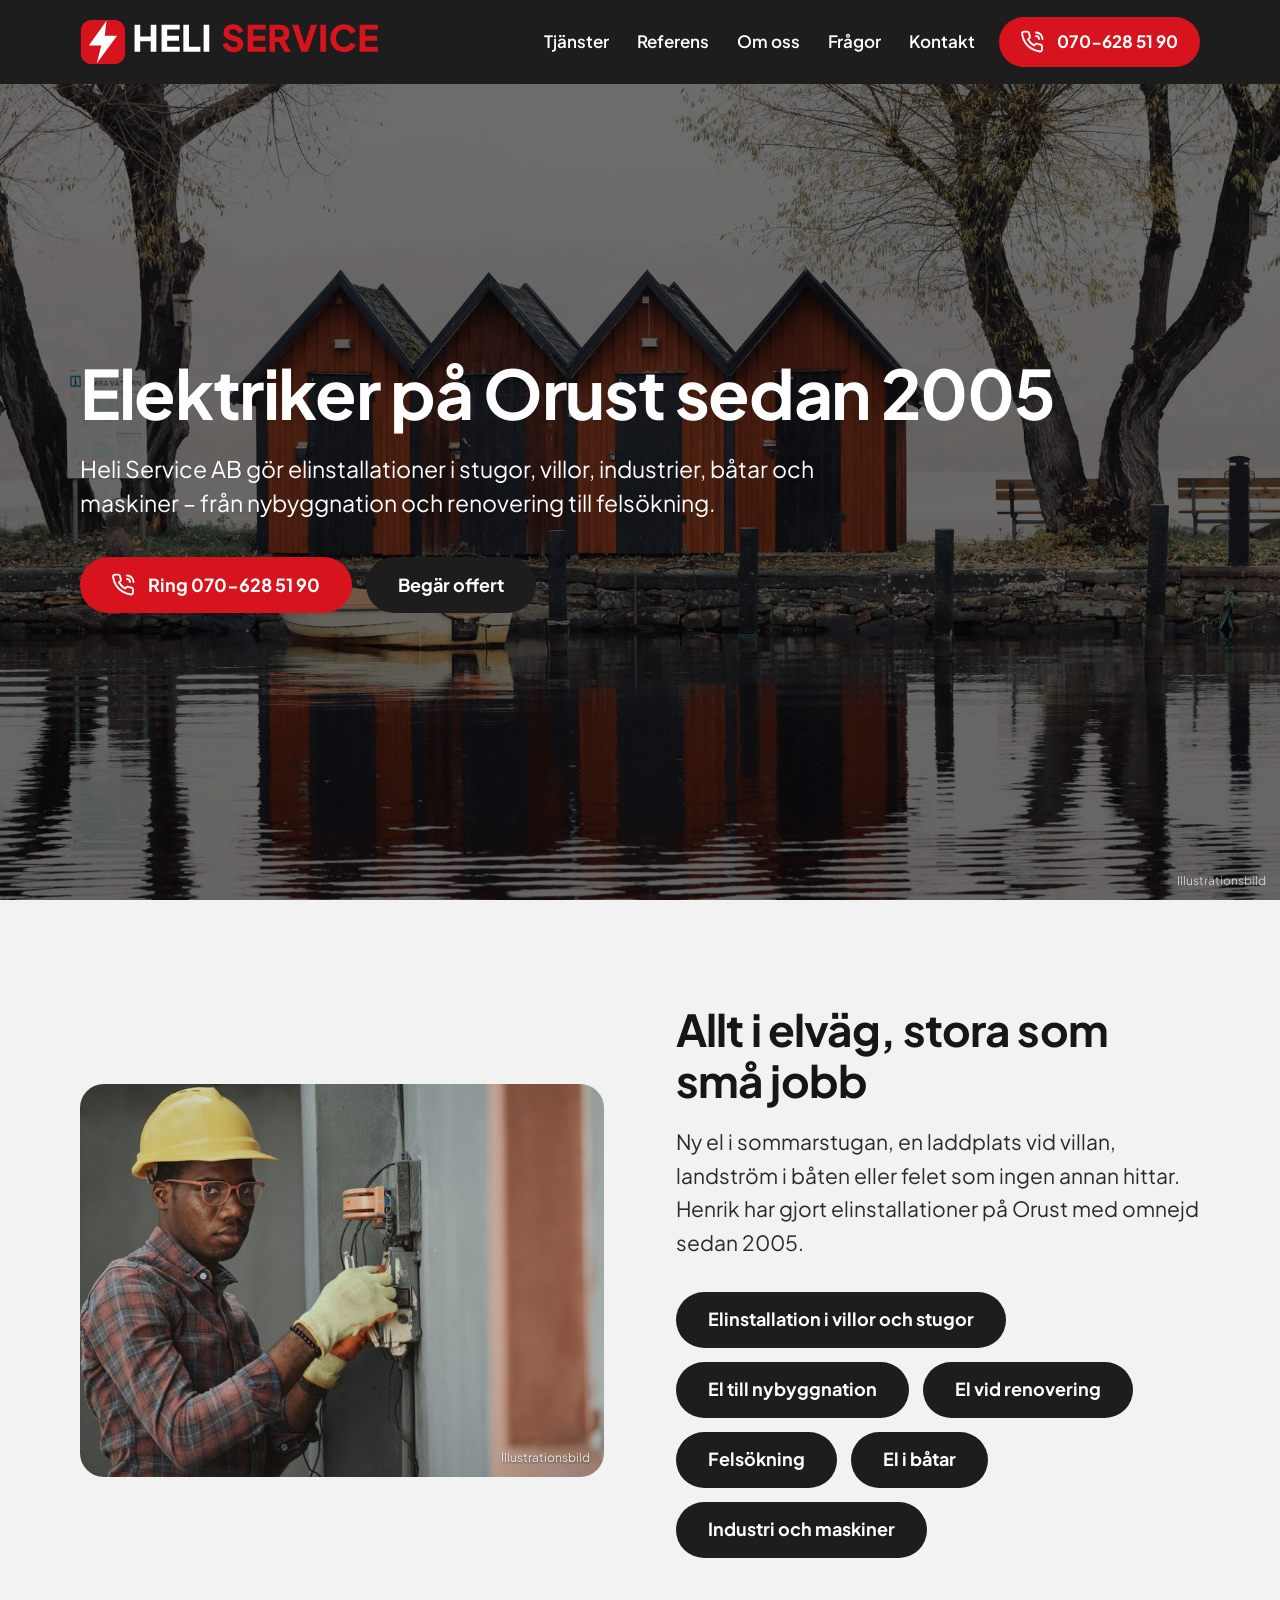
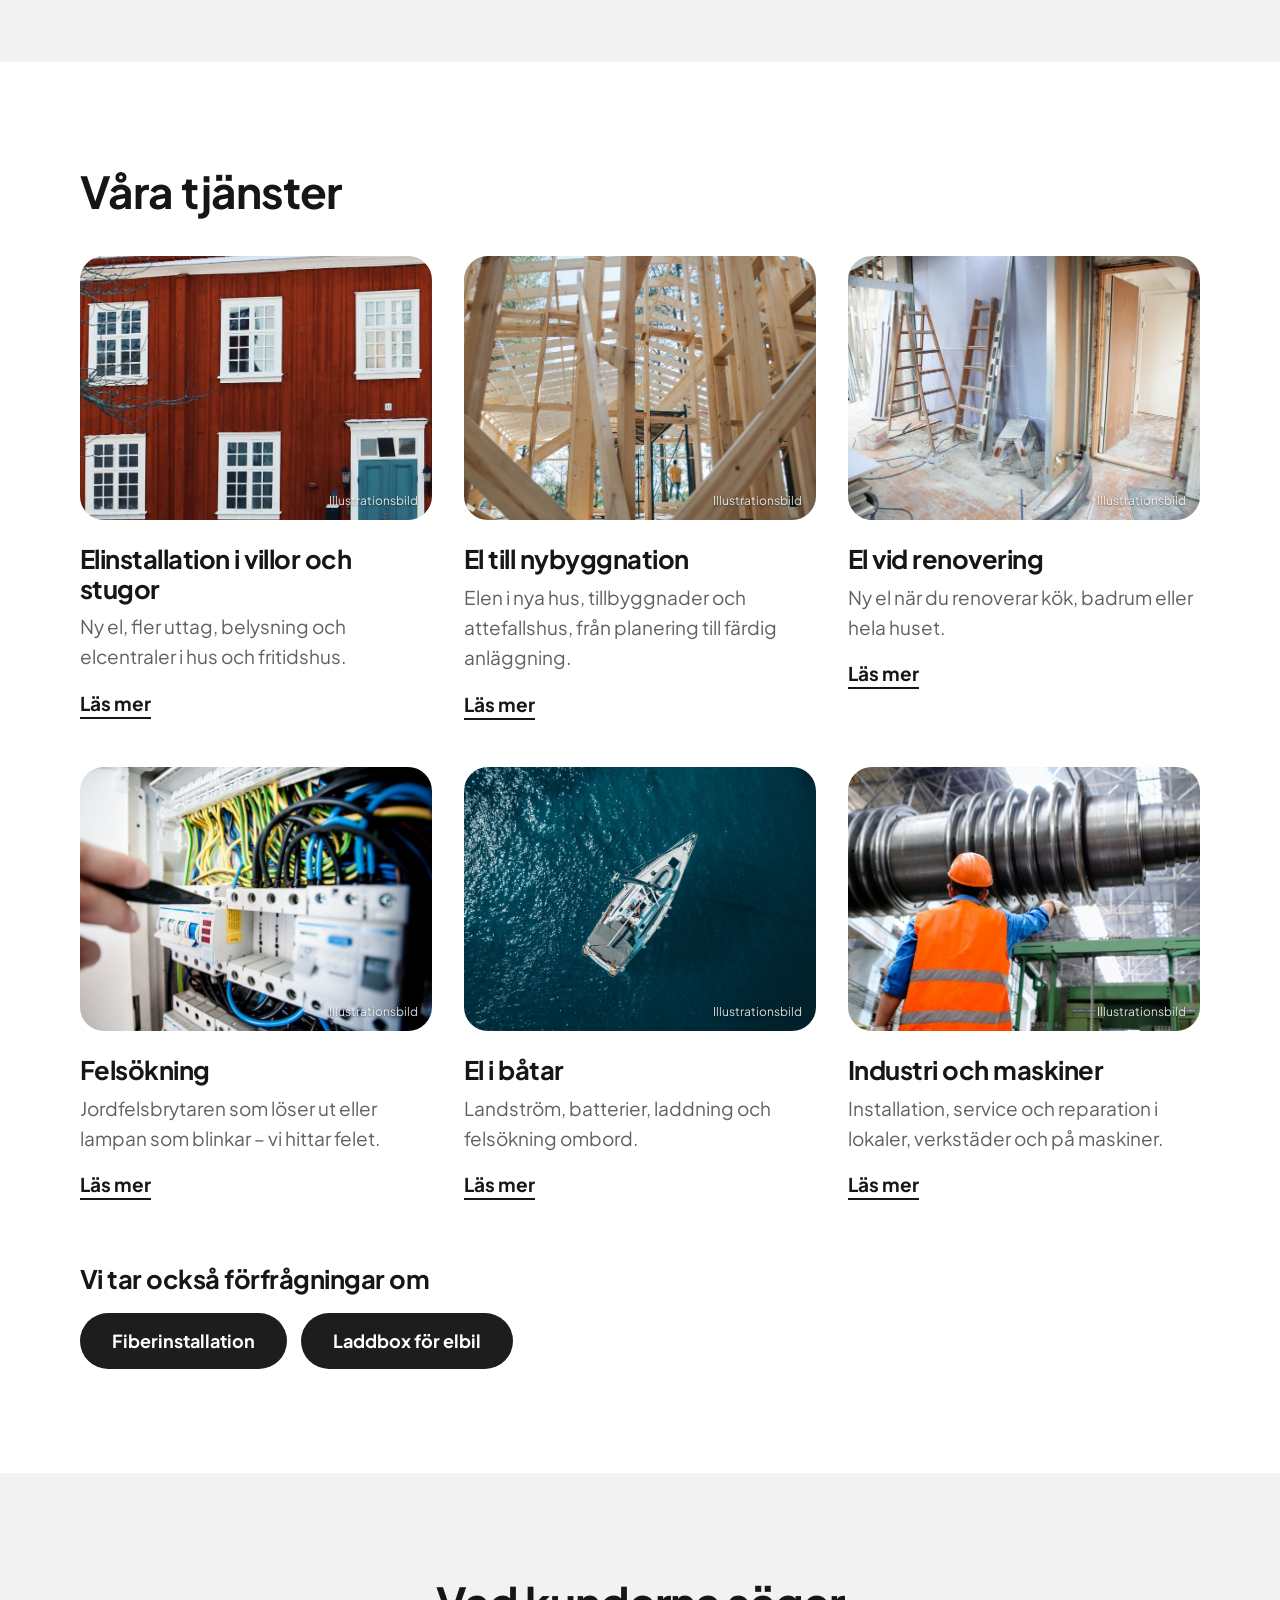
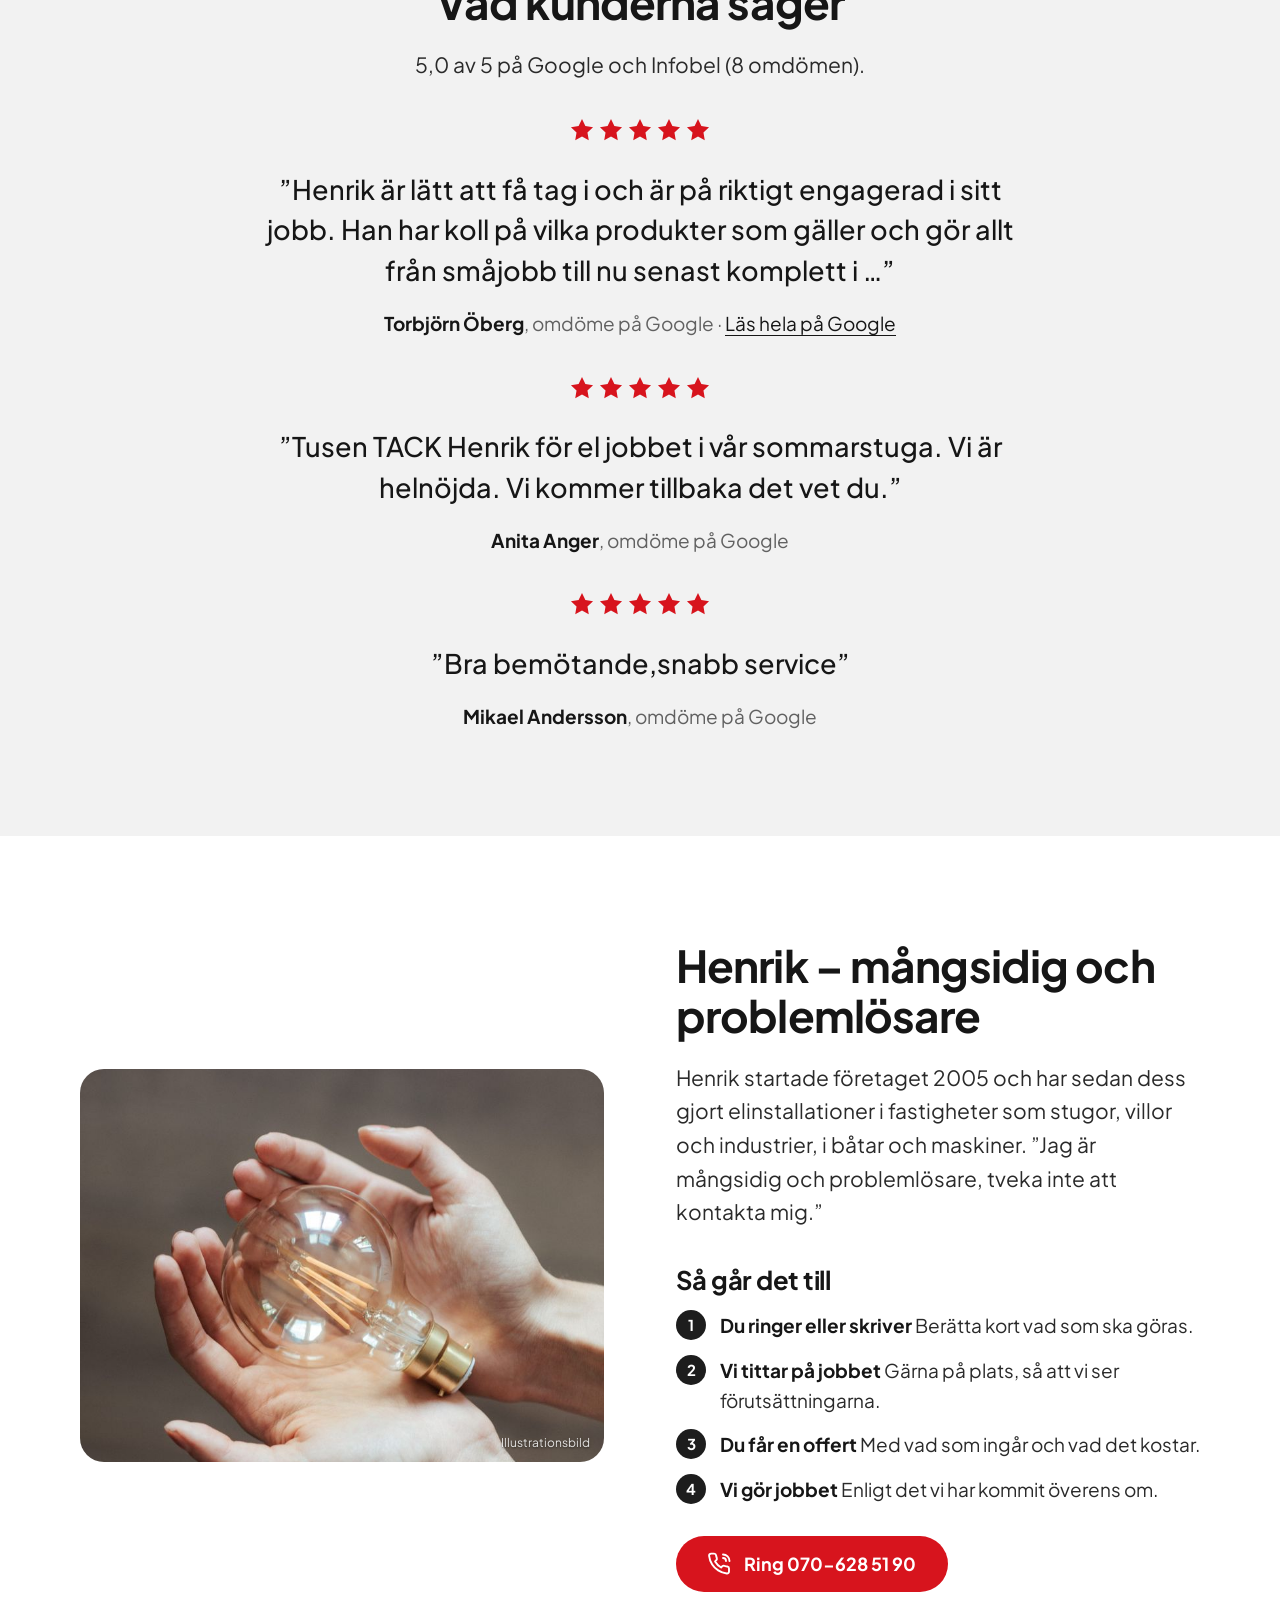
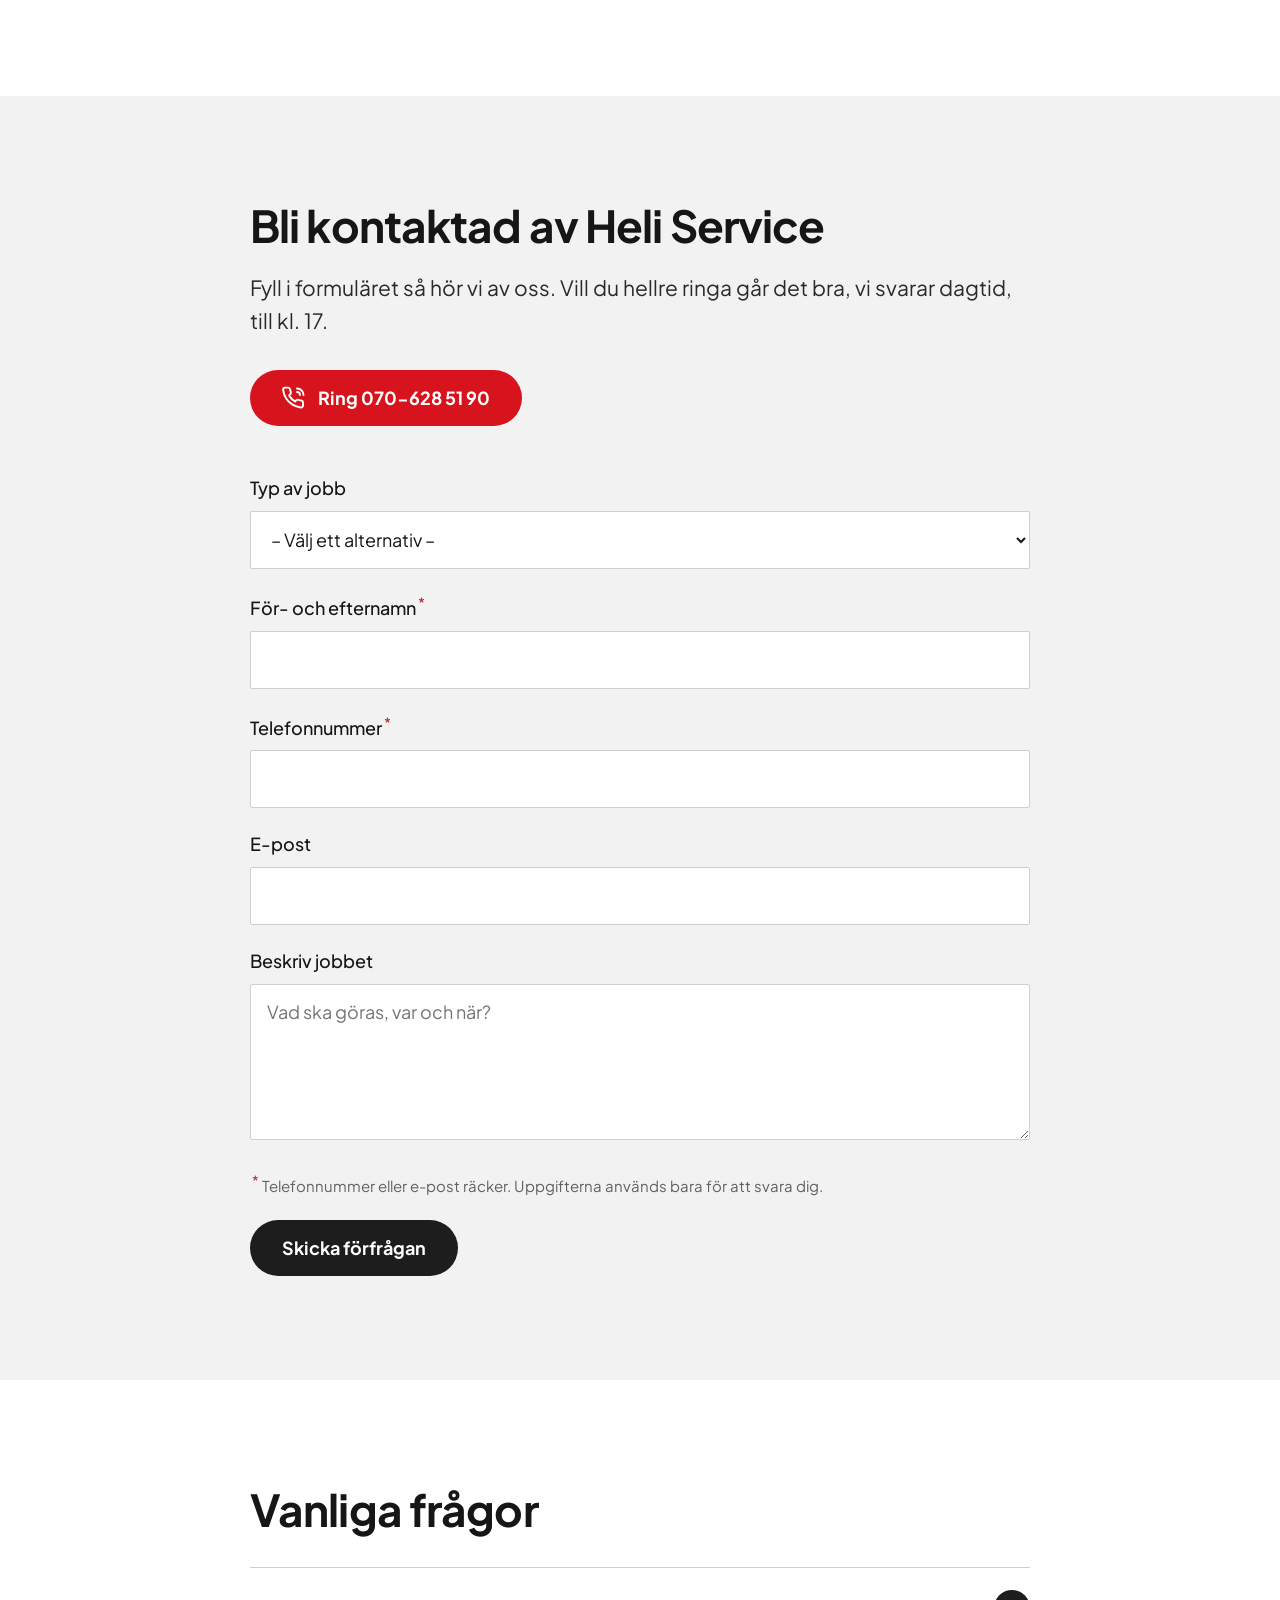
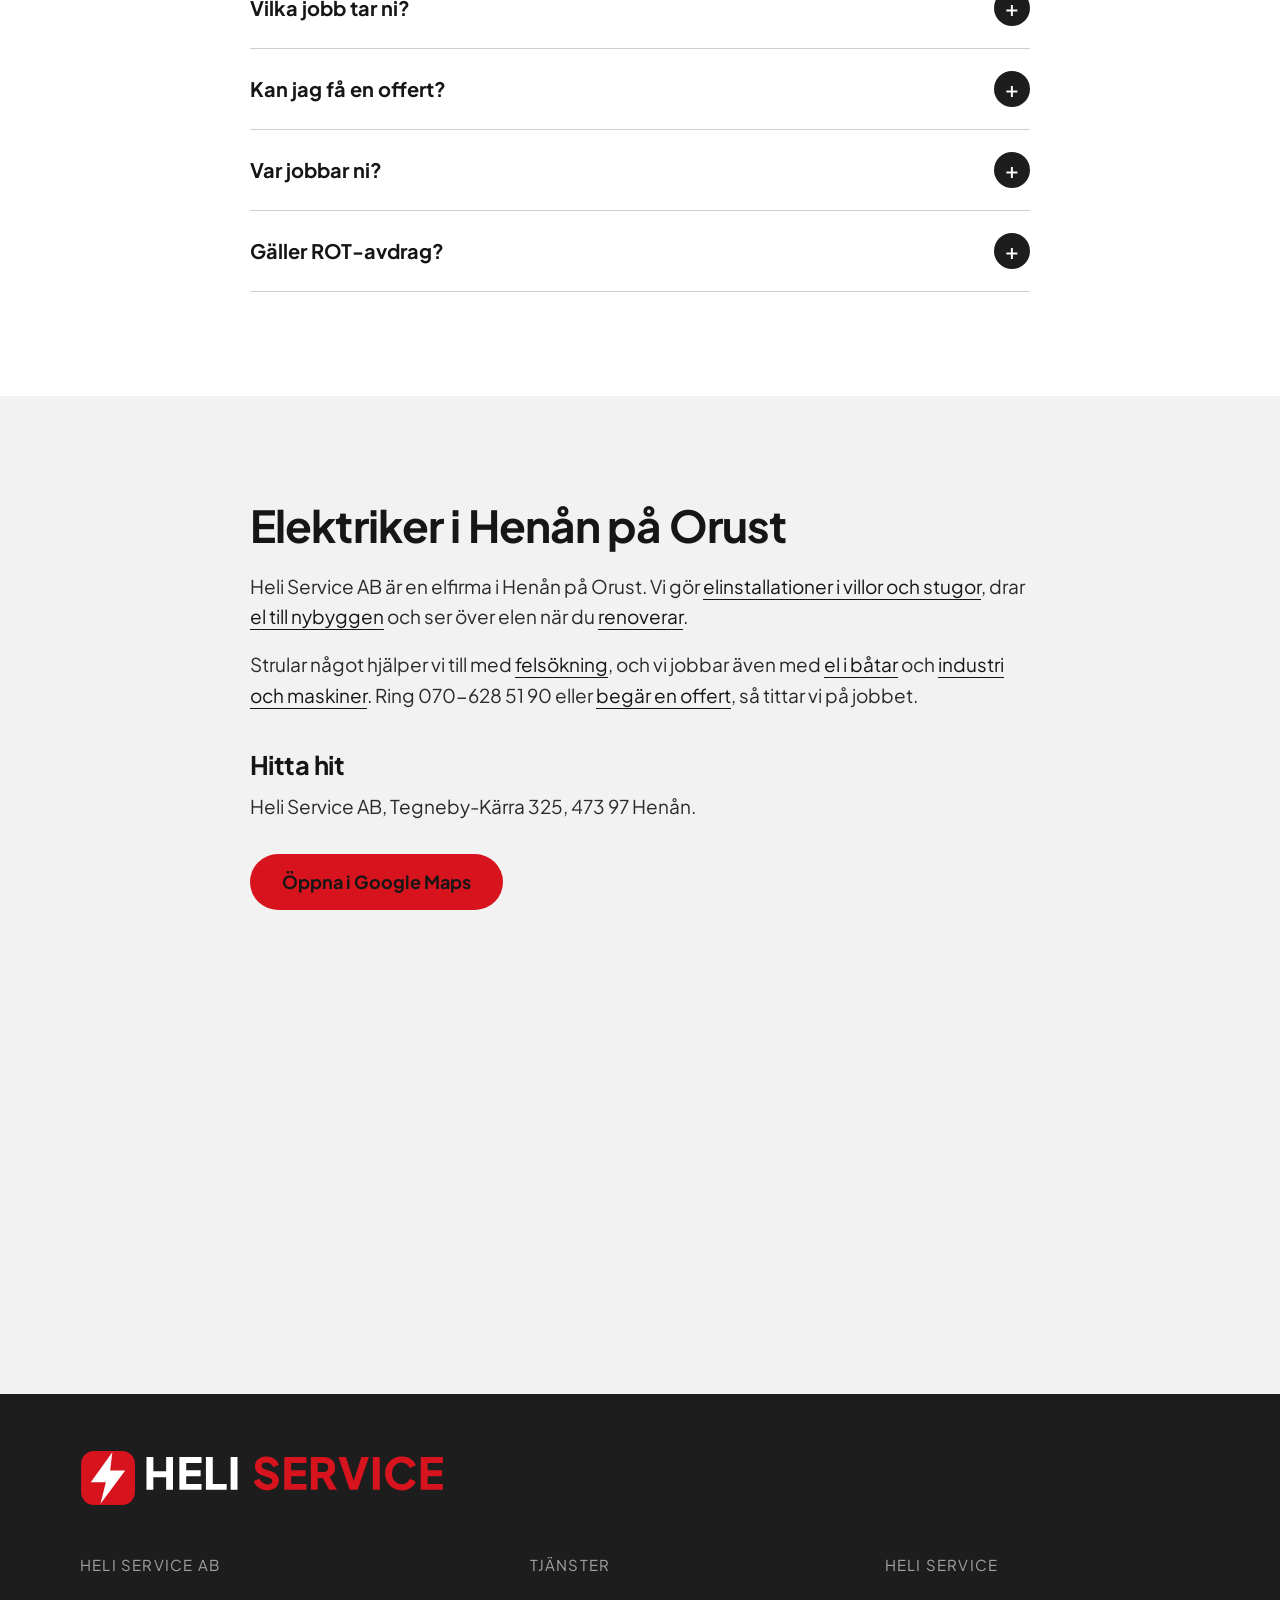
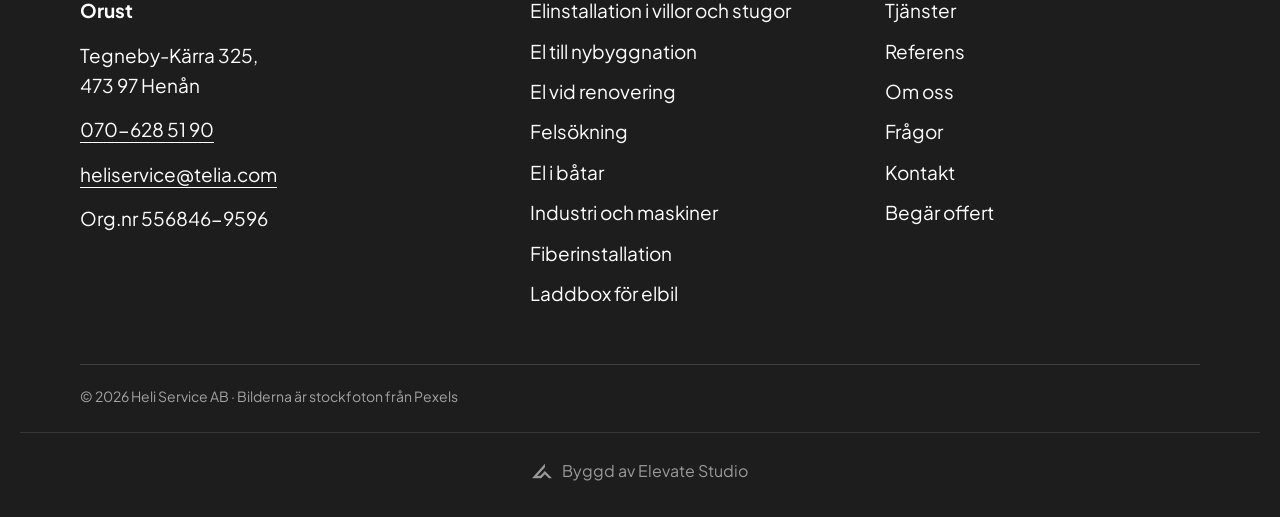
<file: docs/index.html>
<!doctype html>
<html lang="sv">
<head>
<meta charset="utf-8">
<meta name="viewport" content="width=device-width,initial-scale=1,viewport-fit=cover">
<title>Elektriker på Orust – elinstallation, felsökning, båtel | Heli Service AB</title>
<meta name="description" content="Heli Service AB i Henån gör elinstallationer i stugor, villor, industrier, båtar och maskiner på Orust. Ring Henrik på 070-628 51 90 eller begär offert.">
<link rel="canonical" href="https://elevatestudio018.github.io/heliservice/">
<meta property="og:type" content="website">
<meta property="og:locale" content="sv_SE">
<meta property="og:site_name" content="Heli Service AB">
<meta property="og:title" content="Elektriker på Orust – elinstallation, felsökning, båtel | Heli Service AB">
<meta property="og:description" content="Heli Service AB i Henån gör elinstallationer i stugor, villor, industrier, båtar och maskiner på Orust. Ring Henrik på 070-628 51 90 eller begär offert.">
<meta property="og:image" content="https://elevatestudio018.github.io/heliservice/img/hero-orust.jpg">
<meta name="theme-color" content="#1d1d1d">
<link rel="preconnect" href="https://fonts.googleapis.com"><link rel="preconnect" href="https://fonts.gstatic.com" crossorigin>
<link rel="stylesheet" href="https://fonts.googleapis.com/css2?family=Plus+Jakarta+Sans:wght@400;500;600;700;800&display=swap">
<link rel="stylesheet" href="assets/site.css">
<link rel="icon" href="img/favicon.svg" type="image/svg+xml">
<script type="application/ld+json">{"@context": "https://schema.org", "@type": "Electrician", "name": "Heli Service AB", "url": "https://elevatestudio018.github.io/heliservice/", "telephone": "+46706285190", "image": "https://elevatestudio018.github.io/heliservice/img/hero-orust.jpg", "address": {"@type": "PostalAddress", "streetAddress": "Tegneby-Kärra 325", "postalCode": "47397", "addressLocality": "Henån", "addressCountry": "SE"}, "areaServed": {"@type": "Place", "name": "Orust"}, "foundingDate": "2005", "aggregateRating": {"@type": "AggregateRating", "ratingValue": "5", "reviewCount": 8}, "email": "heliservice@telia.com"}</script>
</head>
<body>
<a class="skip" href="#main">Hoppa till innehållet</a>
<header class="head">
  <div class="wrap bar">
    <a class="logo" href="#top" aria-label="Heli Service AB, till startsidan"><img class="logo-img" src="img/heli-service-logo.svg" alt="Heli Service" width="683" height="104"></a>
    <nav class="nav" aria-label="Huvudmeny"><a href="#tjanster">Tjänster</a><a href="#referens">Referens</a><a href="#om-oss">Om oss</a><a href="#fragor">Frågor</a><a href="#kontakt">Kontakt</a></nav>
    <a class="pill pill-red head-call" href="tel:+46706285190"><svg class="pi" viewBox="0 0 24 24" fill="none" stroke="currentColor" stroke-width="1.9" stroke-linecap="round" stroke-linejoin="round" aria-hidden="true"><path d="M21 16.5v3a2 2 0 0 1-2.2 2 19.8 19.8 0 0 1-8.6-3.1 19.5 19.5 0 0 1-6-6A19.8 19.8 0 0 1 1.1 3.8 2 2 0 0 1 3.1 1.6h3a2 2 0 0 1 2 1.7c.1 1 .4 1.9.7 2.8a2 2 0 0 1-.5 2.1L7.1 9.5a16 16 0 0 0 6 6l1.3-1.3a2 2 0 0 1 2.1-.4c.9.3 1.8.6 2.8.7a2 2 0 0 1 1.7 2z"/><path d="M15 2.5a6.5 6.5 0 0 1 6.5 6.5M15 6a3 3 0 0 1 3 3"/></svg><span>070-628 51 90</span></a>
    <a class="round round-red head-round" href="tel:+46706285190" aria-label="Ring 070-628 51 90"><svg class="pi" viewBox="0 0 24 24" fill="none" stroke="currentColor" stroke-width="1.9" stroke-linecap="round" stroke-linejoin="round" aria-hidden="true"><path d="M21 16.5v3a2 2 0 0 1-2.2 2 19.8 19.8 0 0 1-8.6-3.1 19.5 19.5 0 0 1-6-6A19.8 19.8 0 0 1 1.1 3.8 2 2 0 0 1 3.1 1.6h3a2 2 0 0 1 2 1.7c.1 1 .4 1.9.7 2.8a2 2 0 0 1-.5 2.1L7.1 9.5a16 16 0 0 0 6 6l1.3-1.3a2 2 0 0 1 2.1-.4c.9.3 1.8.6 2.8.7a2 2 0 0 1 1.7 2z"/><path d="M15 2.5a6.5 6.5 0 0 1 6.5 6.5M15 6a3 3 0 0 1 3 3"/></svg></a>
    <button class="burger" id="menuBtn" type="button" aria-expanded="false" aria-controls="menu" aria-label="Meny"><span></span><span></span></button>
  </div>
  <nav class="menu" id="menu" aria-label="Meny" hidden>
    <div class="wrap">
      <ul class="menu-main"><li><a href="#tjanster">Tjänster</a></li><li><a href="#referens">Referens</a></li><li><a href="#om-oss">Om oss</a></li><li><a href="#fragor">Frågor</a></li><li><a href="#kontakt">Kontakt</a></li></ul>
      <p class="menu-h">Tjänster</p><ul class="menu-svc"><li><a href="tjanst-elinstallation.html">Elinstallation i villor och stugor</a></li><li><a href="tjanst-nybyggnation.html">El till nybyggnation</a></li><li><a href="tjanst-renovering.html">El vid renovering</a></li><li><a href="tjanst-felsokning.html">Felsökning</a></li><li><a href="tjanst-batar.html">El i båtar</a></li><li><a href="tjanst-industri.html">Industri och maskiner</a></li><li><a href="tjanst-fiber.html">Fiberinstallation</a></li><li><a href="tjanst-laddbox.html">Laddbox för elbil</a></li></ul>
      <a class="pill pill-red " href="tel:+46706285190"><svg class="pi" viewBox="0 0 24 24" fill="none" stroke="currentColor" stroke-width="1.9" stroke-linecap="round" stroke-linejoin="round" aria-hidden="true"><path d="M21 16.5v3a2 2 0 0 1-2.2 2 19.8 19.8 0 0 1-8.6-3.1 19.5 19.5 0 0 1-6-6A19.8 19.8 0 0 1 1.1 3.8 2 2 0 0 1 3.1 1.6h3a2 2 0 0 1 2 1.7c.1 1 .4 1.9.7 2.8a2 2 0 0 1-.5 2.1L7.1 9.5a16 16 0 0 0 6 6l1.3-1.3a2 2 0 0 1 2.1-.4c.9.3 1.8.6 2.8.7a2 2 0 0 1 1.7 2z"/><path d="M15 2.5a6.5 6.5 0 0 1 6.5 6.5M15 6a3 3 0 0 1 3 3"/></svg><span>Ring 070-628 51 90</span></a>
    </div>
  </nav>
</header>
<main id="main">
<section class="hero" id="top" aria-labelledby="hero-h">
  <div class="hero-ph"><img src="img/hero-orust.jpg" srcset="img/hero-orust-s.jpg 800w, img/hero-orust.jpg 1800w" sizes="100vw" alt="Röda bodar vid vattnet" fetchpriority="high" decoding="async" style="object-position:50% 55%"></div>
  <div class="wrap hero-in">
    <h1 id="hero-h">Elektriker på Orust sedan 2005</h1>
    <p>Heli Service AB gör elinstallationer i stugor, villor, industrier, båtar och maskiner – från nybyggnation och renovering till felsökning.</p>
    <div class="btns"><a class="pill pill-red " href="tel:+46706285190"><svg class="pi" viewBox="0 0 24 24" fill="none" stroke="currentColor" stroke-width="1.9" stroke-linecap="round" stroke-linejoin="round" aria-hidden="true"><path d="M21 16.5v3a2 2 0 0 1-2.2 2 19.8 19.8 0 0 1-8.6-3.1 19.5 19.5 0 0 1-6-6A19.8 19.8 0 0 1 1.1 3.8 2 2 0 0 1 3.1 1.6h3a2 2 0 0 1 2 1.7c.1 1 .4 1.9.7 2.8a2 2 0 0 1-.5 2.1L7.1 9.5a16 16 0 0 0 6 6l1.3-1.3a2 2 0 0 1 2.1-.4c.9.3 1.8.6 2.8.7a2 2 0 0 1 1.7 2z"/><path d="M15 2.5a6.5 6.5 0 0 1 6.5 6.5M15 6a3 3 0 0 1 3 3"/></svg><span>Ring 070-628 51 90</span></a><a class="pill pill-dark" href="#offert">Begär offert</a></div>
  </div>
  <span class="hero-note">Illustrationsbild</span>
</section>

<section class="sec tint" aria-labelledby="intro-h">
  <div class="wrap split">
    <figure class="ph"><img src="img/elektriker.jpg" srcset="img/elektriker-s.jpg 800w, img/elektriker.jpg 1800w" sizes="(min-width: 960px) 50vw, 100vw" alt="Elektriker i hjälm arbetar i ett elskåp" loading="lazy" decoding="async" style="object-position:50% 35%"><figcaption>Illustrationsbild</figcaption></figure>
    <div>
      <h2 id="intro-h">Allt i elväg, stora som små jobb</h2>
      <p class="lead">Ny el i sommarstugan, en laddplats vid villan, landström i båten eller felet som ingen annan hittar. Henrik har gjort elinstallationer på Orust med omnejd sedan 2005.</p>
      <div class="btns"><a class="pill pill-dark" href="tjanst-elinstallation.html">Elinstallation i villor och stugor</a> <a class="pill pill-dark" href="tjanst-nybyggnation.html">El till nybyggnation</a> <a class="pill pill-dark" href="tjanst-renovering.html">El vid renovering</a> <a class="pill pill-dark" href="tjanst-felsokning.html">Felsökning</a> <a class="pill pill-dark" href="tjanst-batar.html">El i båtar</a> <a class="pill pill-dark" href="tjanst-industri.html">Industri och maskiner</a></div>
    </div>
  </div>
</section>

<section class="sec" id="tjanster" aria-labelledby="tj-h">
  <div class="wrap">
    <h2 id="tj-h">Våra tjänster</h2>
    <ul class="cards"><li class="card"><a href="tjanst-elinstallation.html"><figure class="ph"><img src="img/villa.jpg" srcset="img/villa-s.jpg 800w, img/villa.jpg 1800w" sizes="(min-width: 960px) 33vw, 100vw" alt="Rött trähus med vita fönster" loading="lazy" decoding="async" style="object-position:50% 40%"><figcaption>Illustrationsbild</figcaption></figure><h3>Elinstallation i villor och stugor</h3><p>Ny el, fler uttag, belysning och elcentraler i hus och fritidshus.</p><span class="more">Läs mer</span></a></li><li class="card"><a href="tjanst-nybyggnation.html"><figure class="ph"><img src="img/nybygge.jpg" srcset="img/nybygge-s.jpg 800w, img/nybygge.jpg 1800w" sizes="(min-width: 960px) 33vw, 100vw" alt="Regelstomme av trä under uppförande" loading="lazy" decoding="async" style="object-position:50% 50%"><figcaption>Illustrationsbild</figcaption></figure><h3>El till nybyggnation</h3><p>Elen i nya hus, tillbyggnader och attefallshus, från planering till färdig anläggning.</p><span class="more">Läs mer</span></a></li><li class="card"><a href="tjanst-renovering.html"><figure class="ph"><img src="img/renovering.jpg" srcset="img/renovering-s.jpg 800w, img/renovering.jpg 1800w" sizes="(min-width: 960px) 33vw, 100vw" alt="Rum under renovering med stegar och verktyg" loading="lazy" decoding="async" style="object-position:50% 50%"><figcaption>Illustrationsbild</figcaption></figure><h3>El vid renovering</h3><p>Ny el när du renoverar kök, badrum eller hela huset.</p><span class="more">Läs mer</span></a></li><li class="card"><a href="tjanst-felsokning.html"><figure class="ph"><img src="img/elcentral.jpg" srcset="img/elcentral-s.jpg 800w, img/elcentral.jpg 1800w" sizes="(min-width: 960px) 33vw, 100vw" alt="Hand som pekar på säkringar i en elcentral" loading="lazy" decoding="async" style="object-position:50% 50%"><figcaption>Illustrationsbild</figcaption></figure><h3>Felsökning</h3><p>Jordfelsbrytaren som löser ut eller lampan som blinkar – vi hittar felet.</p><span class="more">Läs mer</span></a></li><li class="card"><a href="tjanst-batar.html"><figure class="ph"><img src="img/batar.jpg" srcset="img/batar-s.jpg 800w, img/batar.jpg 1800w" sizes="(min-width: 960px) 33vw, 100vw" alt="Segelbåt på blått vatten sedd ovanifrån" loading="lazy" decoding="async" style="object-position:50% 50%"><figcaption>Illustrationsbild</figcaption></figure><h3>El i båtar</h3><p>Landström, batterier, laddning och felsökning ombord.</p><span class="more">Läs mer</span></a></li><li class="card"><a href="tjanst-industri.html"><figure class="ph"><img src="img/industri.jpg" srcset="img/industri-s.jpg 800w, img/industri.jpg 1800w" sizes="(min-width: 960px) 33vw, 100vw" alt="Montör i skyddsväst vid en stor maskin i en industrihall" loading="lazy" decoding="async" style="object-position:50% 40%"><figcaption>Illustrationsbild</figcaption></figure><h3>Industri och maskiner</h3><p>Installation, service och reparation i lokaler, verkstäder och på maskiner.</p><span class="more">Läs mer</span></a></li></ul>
    <h3 class="also-h">Vi tar också förfrågningar om</h3>
    <div class="btns"><a class="pill pill-dark" href="tjanst-fiber.html">Fiberinstallation</a><a class="pill pill-dark" href="tjanst-laddbox.html">Laddbox för elbil</a></div>
  </div>
</section>

<section class="sec tint" id="referens" aria-labelledby="ref-h">
  <div class="wrap narrow center">
    <h2 id="ref-h">Vad kunderna säger</h2>
    <p class="lead">5,0 av 5 på Google och Infobel (8 omdömen).</p>
    <figure class="review center"><span class="stars" role="img" aria-label="5 av 5 stjärnor"><svg viewBox="0 0 20 20" aria-hidden="true"><path d="m10 1.6 2.6 5.4 5.9.8-4.3 4.1 1 5.9L10 15l-5.2 2.8 1-5.9L1.5 7.8l5.9-.8z"/></svg><svg viewBox="0 0 20 20" aria-hidden="true"><path d="m10 1.6 2.6 5.4 5.9.8-4.3 4.1 1 5.9L10 15l-5.2 2.8 1-5.9L1.5 7.8l5.9-.8z"/></svg><svg viewBox="0 0 20 20" aria-hidden="true"><path d="m10 1.6 2.6 5.4 5.9.8-4.3 4.1 1 5.9L10 15l-5.2 2.8 1-5.9L1.5 7.8l5.9-.8z"/></svg><svg viewBox="0 0 20 20" aria-hidden="true"><path d="m10 1.6 2.6 5.4 5.9.8-4.3 4.1 1 5.9L10 15l-5.2 2.8 1-5.9L1.5 7.8l5.9-.8z"/></svg><svg viewBox="0 0 20 20" aria-hidden="true"><path d="m10 1.6 2.6 5.4 5.9.8-4.3 4.1 1 5.9L10 15l-5.2 2.8 1-5.9L1.5 7.8l5.9-.8z"/></svg></span><blockquote><p>”Henrik är lätt att få tag i och är på riktigt engagerad i sitt jobb. Han har koll på vilka produkter som gäller och gör allt från småjobb till nu senast komplett i …”</p></blockquote><figcaption><b>Torbjörn Öberg</b>, omdöme på Google · <a href="https://www.google.com/maps/search/?api=1&query=Heli+Service+AB%2C+Tegneby-K%C3%A4rra+325%2C+473+97+Hen%C3%A5n" target="_blank" rel="noopener">Läs hela på Google</a></figcaption></figure><figure class="review center"><span class="stars" role="img" aria-label="5 av 5 stjärnor"><svg viewBox="0 0 20 20" aria-hidden="true"><path d="m10 1.6 2.6 5.4 5.9.8-4.3 4.1 1 5.9L10 15l-5.2 2.8 1-5.9L1.5 7.8l5.9-.8z"/></svg><svg viewBox="0 0 20 20" aria-hidden="true"><path d="m10 1.6 2.6 5.4 5.9.8-4.3 4.1 1 5.9L10 15l-5.2 2.8 1-5.9L1.5 7.8l5.9-.8z"/></svg><svg viewBox="0 0 20 20" aria-hidden="true"><path d="m10 1.6 2.6 5.4 5.9.8-4.3 4.1 1 5.9L10 15l-5.2 2.8 1-5.9L1.5 7.8l5.9-.8z"/></svg><svg viewBox="0 0 20 20" aria-hidden="true"><path d="m10 1.6 2.6 5.4 5.9.8-4.3 4.1 1 5.9L10 15l-5.2 2.8 1-5.9L1.5 7.8l5.9-.8z"/></svg><svg viewBox="0 0 20 20" aria-hidden="true"><path d="m10 1.6 2.6 5.4 5.9.8-4.3 4.1 1 5.9L10 15l-5.2 2.8 1-5.9L1.5 7.8l5.9-.8z"/></svg></span><blockquote><p>”Tusen TACK Henrik för el jobbet i vår sommarstuga. Vi är helnöjda. Vi kommer tillbaka det vet du.”</p></blockquote><figcaption><b>Anita Anger</b>, omdöme på Google</figcaption></figure><figure class="review center"><span class="stars" role="img" aria-label="5 av 5 stjärnor"><svg viewBox="0 0 20 20" aria-hidden="true"><path d="m10 1.6 2.6 5.4 5.9.8-4.3 4.1 1 5.9L10 15l-5.2 2.8 1-5.9L1.5 7.8l5.9-.8z"/></svg><svg viewBox="0 0 20 20" aria-hidden="true"><path d="m10 1.6 2.6 5.4 5.9.8-4.3 4.1 1 5.9L10 15l-5.2 2.8 1-5.9L1.5 7.8l5.9-.8z"/></svg><svg viewBox="0 0 20 20" aria-hidden="true"><path d="m10 1.6 2.6 5.4 5.9.8-4.3 4.1 1 5.9L10 15l-5.2 2.8 1-5.9L1.5 7.8l5.9-.8z"/></svg><svg viewBox="0 0 20 20" aria-hidden="true"><path d="m10 1.6 2.6 5.4 5.9.8-4.3 4.1 1 5.9L10 15l-5.2 2.8 1-5.9L1.5 7.8l5.9-.8z"/></svg><svg viewBox="0 0 20 20" aria-hidden="true"><path d="m10 1.6 2.6 5.4 5.9.8-4.3 4.1 1 5.9L10 15l-5.2 2.8 1-5.9L1.5 7.8l5.9-.8z"/></svg></span><blockquote><p>”Bra bemötande,snabb service”</p></blockquote><figcaption><b>Mikael Andersson</b>, omdöme på Google</figcaption></figure>
  </div>
</section>

<section class="sec" id="om-oss" aria-labelledby="om-h">
  <div class="wrap split">
    <figure class="ph"><img src="img/glodlampa.jpg" srcset="img/glodlampa-s.jpg 800w, img/glodlampa.jpg 1800w" sizes="(min-width: 960px) 50vw, 100vw" alt="Händer som håller en glödlampa" loading="lazy" decoding="async" style="object-position:50% 45%"><figcaption>Illustrationsbild</figcaption></figure>
    <div>
      <h2 id="om-h">Henrik – mångsidig och problemlösare</h2>
      <p class="lead">Henrik startade företaget 2005 och har sedan dess gjort elinstallationer i fastigheter som stugor, villor och industrier, i båtar och maskiner. ”Jag är mångsidig och problemlösare, tveka inte att kontakta mig.”</p>
      <h3>Så går det till</h3>
      <ol class="steps"><li><b>Du ringer eller skriver</b> Berätta kort vad som ska göras.</li><li><b>Vi tittar på jobbet</b> Gärna på plats, så att vi ser förutsättningarna.</li><li><b>Du får en offert</b> Med vad som ingår och vad det kostar.</li><li><b>Vi gör jobbet</b> Enligt det vi har kommit överens om.</li></ol>
      <div class="btns"><a class="pill pill-red " href="tel:+46706285190"><svg class="pi" viewBox="0 0 24 24" fill="none" stroke="currentColor" stroke-width="1.9" stroke-linecap="round" stroke-linejoin="round" aria-hidden="true"><path d="M21 16.5v3a2 2 0 0 1-2.2 2 19.8 19.8 0 0 1-8.6-3.1 19.5 19.5 0 0 1-6-6A19.8 19.8 0 0 1 1.1 3.8 2 2 0 0 1 3.1 1.6h3a2 2 0 0 1 2 1.7c.1 1 .4 1.9.7 2.8a2 2 0 0 1-.5 2.1L7.1 9.5a16 16 0 0 0 6 6l1.3-1.3a2 2 0 0 1 2.1-.4c.9.3 1.8.6 2.8.7a2 2 0 0 1 1.7 2z"/><path d="M15 2.5a6.5 6.5 0 0 1 6.5 6.5M15 6a3 3 0 0 1 3 3"/></svg><span>Ring 070-628 51 90</span></a></div>
    </div>
  </div>
</section>

<section class="sec tint" id="kontakt" aria-labelledby="kt-h">
  <div class="wrap narrow">
    <h2 id="kt-h">Bli kontaktad av Heli Service</h2>
    <p class="lead">Fyll i formuläret så hör vi av oss. Vill du hellre ringa går det bra, vi svarar dagtid, till kl. 17.</p>
    <div class="btns"><a class="pill pill-red " href="tel:+46706285190"><svg class="pi" viewBox="0 0 24 24" fill="none" stroke="currentColor" stroke-width="1.9" stroke-linecap="round" stroke-linejoin="round" aria-hidden="true"><path d="M21 16.5v3a2 2 0 0 1-2.2 2 19.8 19.8 0 0 1-8.6-3.1 19.5 19.5 0 0 1-6-6A19.8 19.8 0 0 1 1.1 3.8 2 2 0 0 1 3.1 1.6h3a2 2 0 0 1 2 1.7c.1 1 .4 1.9.7 2.8a2 2 0 0 1-.5 2.1L7.1 9.5a16 16 0 0 0 6 6l1.3-1.3a2 2 0 0 1 2.1-.4c.9.3 1.8.6 2.8.7a2 2 0 0 1 1.7 2z"/><path d="M15 2.5a6.5 6.5 0 0 1 6.5 6.5M15 6a3 3 0 0 1 3 3"/></svg><span>Ring 070-628 51 90</span></a></div>
    <div id="offert"><form class="form" id="qform" novalidate data-endpoint="https://formsubmit.co/ajax/elevate.studio018@gmail.com">
  <p class="field"><label for="f-typ">Typ av jobb</label><select id="f-typ" name="Typ av jobb"><option value="">– Välj ett alternativ –</option><option>Elinstallation i villor och stugor</option><option>El till nybyggnation</option><option>El vid renovering</option><option>Felsökning</option><option>El i båtar</option><option>Industri och maskiner</option><option>Fiberinstallation</option><option>Laddbox för elbil</option><option>Annat</option></select></p>
  <p class="field"><label for="f-namn">För- och efternamn<span class="req" aria-hidden="true">*</span></label><input id="f-namn" name="Namn" autocomplete="name" required><span class="err" id="e-namn" hidden>Skriv ditt namn.</span></p>
  <p class="field"><label for="f-tel">Telefonnummer<span class="req" aria-hidden="true">*</span></label><input id="f-tel" name="Telefon" type="tel" autocomplete="tel"><span class="err" id="e-tel" hidden>Skriv telefonnummer eller e-post.</span></p>
  <p class="field"><label for="f-epost">E-post</label><input id="f-epost" name="E-post" type="email" autocomplete="email"><span class="err" id="e-epost" hidden>Kontrollera e-postadressen.</span></p>
  <p class="field"><label for="f-besk">Beskriv jobbet</label><textarea id="f-besk" name="Beskrivning" rows="5" placeholder="Vad ska göras, var och när?"></textarea></p>
  <p class="hp" aria-hidden="true"><label for="f-web">Lämna tomt</label><input id="f-web" name="_honey" tabindex="-1" autocomplete="off"></p>
  <p class="small"><span class="req" aria-hidden="true">*</span> Telefonnummer eller e-post räcker. Uppgifterna används bara för att svara dig.</p>
  <p><button class="pill pill-dark" type="submit">Skicka förfrågan</button></p>
  <p class="send-err" id="send-err" role="alert" hidden>Det gick inte att skicka just nu. Försök igen, eller ring <a href="tel:+46706285190">070-628 51 90</a>.</p>
</form>
<div class="done" id="qdone" tabindex="-1" hidden>
  <p class="done-h">Tack! Vi har fått din förfrågan.</p>
  <p>Vi hör av oss så snart vi kan. Brådskar det, ring <a href="tel:+46706285190">070-628 51 90</a>.</p>
  <p><button class="link" type="button" id="qagain">Skicka en ny förfrågan</button></p>
</div></div>
  </div>
</section>

<section class="sec" id="fragor" aria-labelledby="fq-h">
  <div class="wrap narrow">
    <h2 id="fq-h">Vanliga frågor</h2>
    <div class="faq"><details><summary>Vilka jobb tar ni?</summary><p>Elinstallationer i stugor, villor, industrier, båtar och maskiner – allt från nybyggnation och renovering till felsökning. Inget jobb är för litet.</p></details><details><summary>Kan jag få en offert?</summary><p>Ja. Fyll i <a href="#offert">formuläret</a> eller ring Henrik på <a href="tel:+46706285190">070-628 51 90</a>. Ofta behöver vi se jobbet innan vi kan ge ett pris som håller.</p></details><details><summary>Var jobbar ni?</summary><p>Vi utgår från Henån på Orust. Ligger jobbet utanför ön, säg var, så svarar vi om vi kan ta det.</p></details><details><summary>Gäller ROT-avdrag?</summary><p>ROT-avdraget gäller arbetskostnaden för många elarbeten i bostäder och fritidshus. Vi går igenom vad som gäller för ditt jobb i offerten.</p></details></div>
  </div>
</section>

<section class="sec tint seo" aria-labelledby="seo-h">
  <div class="wrap narrow">
    <h2 id="seo-h">Elektriker i Henån på Orust</h2>
    <p>Heli Service AB är en elfirma i Henån på Orust. Vi gör <a href="tjanst-elinstallation.html">elinstallationer i villor och stugor</a>, drar <a href="tjanst-nybyggnation.html">el till nybyggen</a> och ser över elen när du <a href="tjanst-renovering.html">renoverar</a>.</p>
    <p>Strular något hjälper vi till med <a href="tjanst-felsokning.html">felsökning</a>, och vi jobbar även med <a href="tjanst-batar.html">el i båtar</a> och <a href="tjanst-industri.html">industri och maskiner</a>. Ring 070-628 51 90 eller <a href="#offert">begär en offert</a>, så tittar vi på jobbet.</p>
    <h3>Hitta hit</h3>
    <p>Heli Service AB, Tegneby-Kärra 325, 473 97 Henån.</p>
    <div class="btns"><a class="pill pill-red" href="https://www.google.com/maps/search/?api=1&query=Heli+Service+AB%2C+Tegneby-K%C3%A4rra+325%2C+473+97+Hen%C3%A5n" target="_blank" rel="noopener">Öppna i Google Maps</a></div>
  </div>
</section>

<section class="map" aria-label="Karta">
  <iframe src="https://www.google.com/maps?q=Tegneby-K%C3%A4rra+325%2C+473+97+Hen%C3%A5n&z=12&hl=sv&output=embed" title="Karta: Tegneby-Kärra 325, 473 97 Henån" loading="lazy" referrerpolicy="no-referrer-when-downgrade"></iframe>
</section>
</main>
<footer class="foot">
  <div class="wrap">
    <a class="logo" href="#top" aria-label="Heli Service AB, till startsidan"><img class="logo-img" src="img/heli-service-logo.svg" alt="Heli Service" width="683" height="104"></a>
    <div class="foot-grid">
      <div>
        <p class="foot-h">Heli Service AB</p>
        <p><b>Orust</b></p>
        <p>Tegneby-Kärra 325,<br>473 97 Henån</p>
        <p><a href="tel:+46706285190">070-628 51 90</a></p><p><a href="mailto:heliservice@telia.com">heliservice@telia.com</a></p><p>Org.nr 556846-9596</p>
      </div>
      <div><p class="foot-h">Tjänster</p><ul><li><a href="tjanst-elinstallation.html">Elinstallation i villor och stugor</a></li><li><a href="tjanst-nybyggnation.html">El till nybyggnation</a></li><li><a href="tjanst-renovering.html">El vid renovering</a></li><li><a href="tjanst-felsokning.html">Felsökning</a></li><li><a href="tjanst-batar.html">El i båtar</a></li><li><a href="tjanst-industri.html">Industri och maskiner</a></li><li><a href="tjanst-fiber.html">Fiberinstallation</a></li><li><a href="tjanst-laddbox.html">Laddbox för elbil</a></li></ul></div>
      <div><p class="foot-h">Heli Service</p><ul><li><a href="#tjanster">Tjänster</a></li><li><a href="#referens">Referens</a></li><li><a href="#om-oss">Om oss</a></li><li><a href="#fragor">Frågor</a></li><li><a href="#kontakt">Kontakt</a></li><li><a href="#offert">Begär offert</a></li></ul></div>
    </div>
    <div class="foot-end">
      <span>© <span data-year>2026</span> Heli Service AB · Bilderna är stockfoton från Pexels</span>
    </div>
  </div>
<!-- elevate-credit -->
<style>.elevate-credit{max-width:1240px;margin:24px auto 0;padding:20px 16px 0;border-top:1px solid rgba(128,128,128,.25);display:flex;justify-content:center;box-sizing:border-box}.elevate-credit a{display:inline-flex;align-items:center;gap:10px;padding:8px 0;font:inherit;font-size:15px;line-height:1;color:inherit;opacity:.55;text-decoration:none;transition:opacity .2s}.elevate-credit a:hover,.elevate-credit a:focus-visible{opacity:1}.elevate-credit svg{width:20px;height:20px;flex:none;display:block}@media(min-width:1024px){.elevate-credit a{font-size:16px}}</style>
<div class="elevate-credit"><a href="https://elevatestudio.nu" target="_blank" rel="noopener"><svg viewBox="0 0 1884.3 1353.9" aria-hidden="true"><path d="M0.0 1353.9 L1218.7 0.0 L1218.7 329.1 L479.7 1136.4 L786.7 1132.4 L1215.5 687.4 L1884.3 1349.9 L1590.1 1349.9 L1218.6 994.7 L865.4 1349.9Z" fill="currentColor"/></svg>Byggd av Elevate Studio</a></div>
</footer>
<script src="assets/site.js" defer></script>
</body>
</html>
</file>
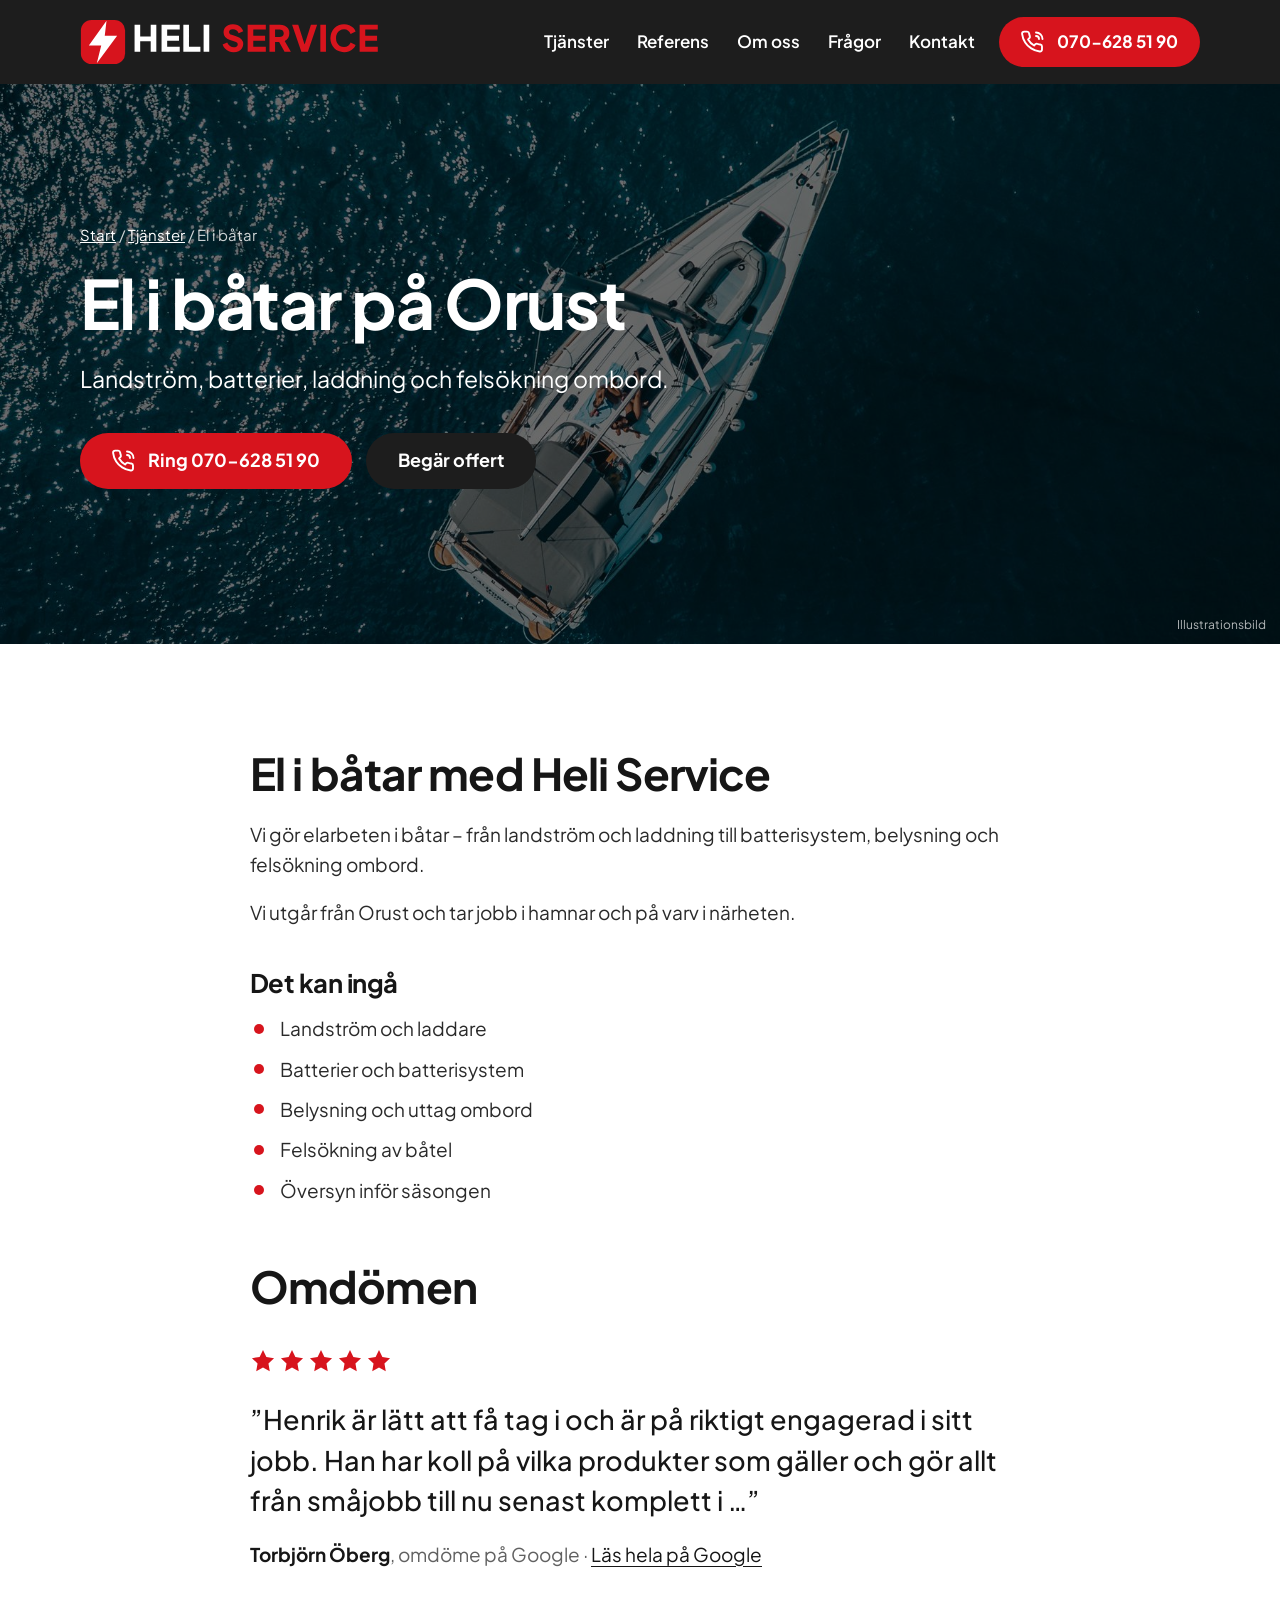
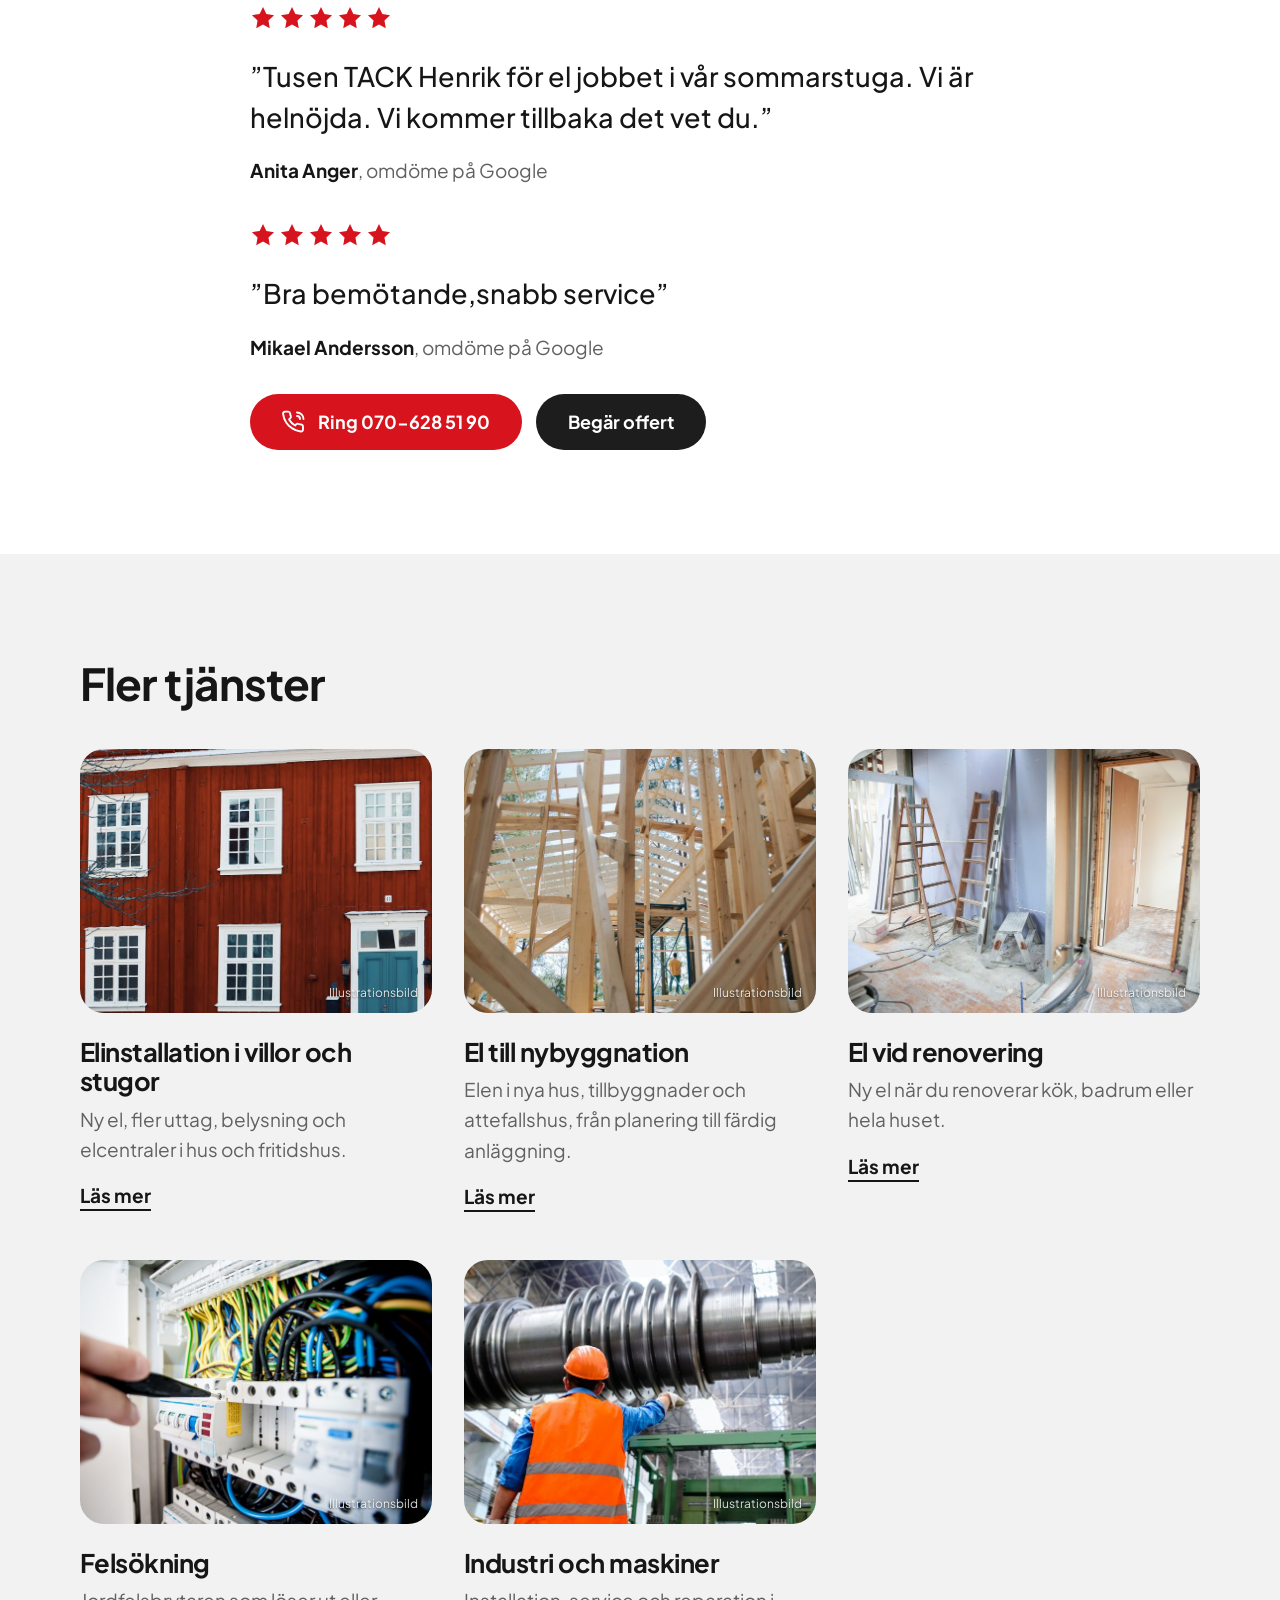
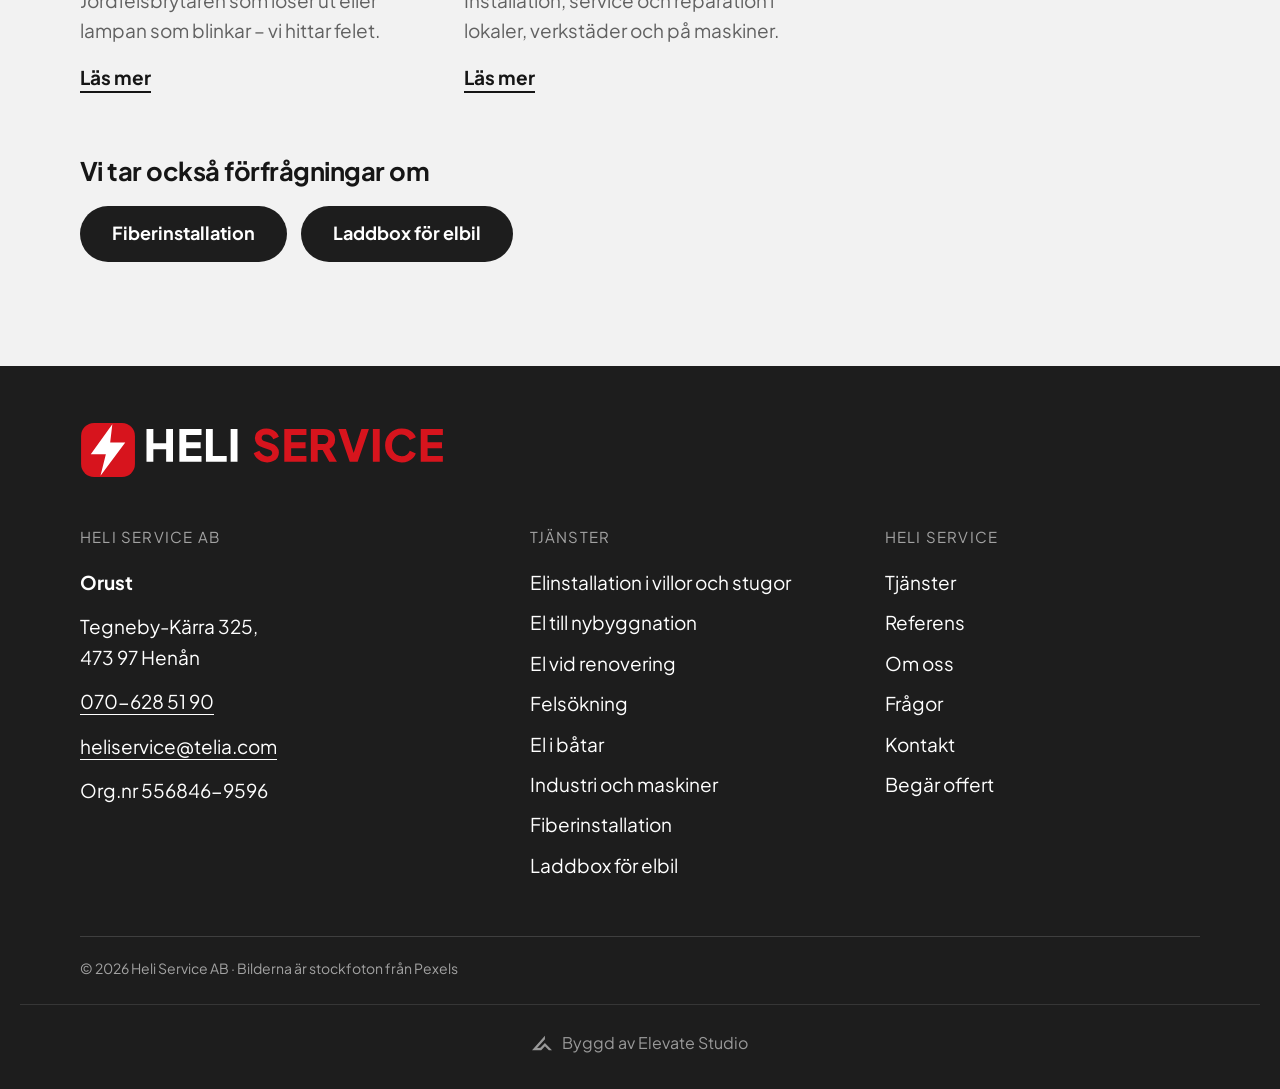
<file: docs/tjanst-batar.html>
<!doctype html>
<html lang="sv">
<head>
<meta charset="utf-8">
<meta name="viewport" content="width=device-width,initial-scale=1,viewport-fit=cover">
<title>El i båtar på Orust | Heli Service AB</title>
<meta name="description" content="El i båtar på Orust. Landström, batterier, laddning och felsökning ombord. Heli Service AB, telefon 070-628 51 90.">
<link rel="canonical" href="https://elevatestudio018.github.io/heliservice/tjanst-batar.html">
<meta property="og:type" content="website">
<meta property="og:locale" content="sv_SE">
<meta property="og:site_name" content="Heli Service AB">
<meta property="og:title" content="El i båtar på Orust | Heli Service AB">
<meta property="og:description" content="El i båtar på Orust. Landström, batterier, laddning och felsökning ombord. Heli Service AB, telefon 070-628 51 90.">
<meta property="og:image" content="https://elevatestudio018.github.io/heliservice/img/batar.jpg">
<meta name="theme-color" content="#1d1d1d">
<link rel="preconnect" href="https://fonts.googleapis.com"><link rel="preconnect" href="https://fonts.gstatic.com" crossorigin>
<link rel="stylesheet" href="https://fonts.googleapis.com/css2?family=Plus+Jakarta+Sans:wght@400;500;600;700;800&display=swap">
<link rel="stylesheet" href="assets/site.css">
<link rel="icon" href="img/favicon.svg" type="image/svg+xml">

</head>
<body>
<a class="skip" href="#main">Hoppa till innehållet</a>
<header class="head">
  <div class="wrap bar">
    <a class="logo" href="index.html" aria-label="Heli Service AB, till startsidan"><img class="logo-img" src="img/heli-service-logo.svg" alt="Heli Service" width="683" height="104"></a>
    <nav class="nav" aria-label="Huvudmeny"><a href="index.html#tjanster">Tjänster</a><a href="index.html#referens">Referens</a><a href="index.html#om-oss">Om oss</a><a href="index.html#fragor">Frågor</a><a href="index.html#kontakt">Kontakt</a></nav>
    <a class="pill pill-red head-call" href="tel:+46706285190"><svg class="pi" viewBox="0 0 24 24" fill="none" stroke="currentColor" stroke-width="1.9" stroke-linecap="round" stroke-linejoin="round" aria-hidden="true"><path d="M21 16.5v3a2 2 0 0 1-2.2 2 19.8 19.8 0 0 1-8.6-3.1 19.5 19.5 0 0 1-6-6A19.8 19.8 0 0 1 1.1 3.8 2 2 0 0 1 3.1 1.6h3a2 2 0 0 1 2 1.7c.1 1 .4 1.9.7 2.8a2 2 0 0 1-.5 2.1L7.1 9.5a16 16 0 0 0 6 6l1.3-1.3a2 2 0 0 1 2.1-.4c.9.3 1.8.6 2.8.7a2 2 0 0 1 1.7 2z"/><path d="M15 2.5a6.5 6.5 0 0 1 6.5 6.5M15 6a3 3 0 0 1 3 3"/></svg><span>070-628 51 90</span></a>
    <a class="round round-red head-round" href="tel:+46706285190" aria-label="Ring 070-628 51 90"><svg class="pi" viewBox="0 0 24 24" fill="none" stroke="currentColor" stroke-width="1.9" stroke-linecap="round" stroke-linejoin="round" aria-hidden="true"><path d="M21 16.5v3a2 2 0 0 1-2.2 2 19.8 19.8 0 0 1-8.6-3.1 19.5 19.5 0 0 1-6-6A19.8 19.8 0 0 1 1.1 3.8 2 2 0 0 1 3.1 1.6h3a2 2 0 0 1 2 1.7c.1 1 .4 1.9.7 2.8a2 2 0 0 1-.5 2.1L7.1 9.5a16 16 0 0 0 6 6l1.3-1.3a2 2 0 0 1 2.1-.4c.9.3 1.8.6 2.8.7a2 2 0 0 1 1.7 2z"/><path d="M15 2.5a6.5 6.5 0 0 1 6.5 6.5M15 6a3 3 0 0 1 3 3"/></svg></a>
    <button class="burger" id="menuBtn" type="button" aria-expanded="false" aria-controls="menu" aria-label="Meny"><span></span><span></span></button>
  </div>
  <nav class="menu" id="menu" aria-label="Meny" hidden>
    <div class="wrap">
      <ul class="menu-main"><li><a href="index.html#tjanster">Tjänster</a></li><li><a href="index.html#referens">Referens</a></li><li><a href="index.html#om-oss">Om oss</a></li><li><a href="index.html#fragor">Frågor</a></li><li><a href="index.html#kontakt">Kontakt</a></li></ul>
      <p class="menu-h">Tjänster</p><ul class="menu-svc"><li><a href="tjanst-elinstallation.html">Elinstallation i villor och stugor</a></li><li><a href="tjanst-nybyggnation.html">El till nybyggnation</a></li><li><a href="tjanst-renovering.html">El vid renovering</a></li><li><a href="tjanst-felsokning.html">Felsökning</a></li><li><a href="tjanst-batar.html">El i båtar</a></li><li><a href="tjanst-industri.html">Industri och maskiner</a></li><li><a href="tjanst-fiber.html">Fiberinstallation</a></li><li><a href="tjanst-laddbox.html">Laddbox för elbil</a></li></ul>
      <a class="pill pill-red " href="tel:+46706285190"><svg class="pi" viewBox="0 0 24 24" fill="none" stroke="currentColor" stroke-width="1.9" stroke-linecap="round" stroke-linejoin="round" aria-hidden="true"><path d="M21 16.5v3a2 2 0 0 1-2.2 2 19.8 19.8 0 0 1-8.6-3.1 19.5 19.5 0 0 1-6-6A19.8 19.8 0 0 1 1.1 3.8 2 2 0 0 1 3.1 1.6h3a2 2 0 0 1 2 1.7c.1 1 .4 1.9.7 2.8a2 2 0 0 1-.5 2.1L7.1 9.5a16 16 0 0 0 6 6l1.3-1.3a2 2 0 0 1 2.1-.4c.9.3 1.8.6 2.8.7a2 2 0 0 1 1.7 2z"/><path d="M15 2.5a6.5 6.5 0 0 1 6.5 6.5M15 6a3 3 0 0 1 3 3"/></svg><span>Ring 070-628 51 90</span></a>
    </div>
  </nav>
</header>
<main id="main">
<section class="hero hero-small" aria-labelledby="ph-h">
  <div class="hero-ph"><img src="img/batar.jpg" srcset="img/batar-s.jpg 800w, img/batar.jpg 1800w" sizes="100vw" alt="Segelbåt på blått vatten sedd ovanifrån" fetchpriority="high" decoding="async" style="object-position:50% 50%"></div>
  <div class="wrap hero-in">
    <nav class="crumbs" aria-label="Brödsmulor"><a href="index.html">Start</a> / <a href="index.html#tjanster">Tjänster</a> / <span aria-current="page">El i båtar</span></nav>
    <h1 id="ph-h">El i båtar på Orust</h1>
    <p>Landström, batterier, laddning och felsökning ombord.</p>
    <div class="btns"><a class="pill pill-red " href="tel:+46706285190"><svg class="pi" viewBox="0 0 24 24" fill="none" stroke="currentColor" stroke-width="1.9" stroke-linecap="round" stroke-linejoin="round" aria-hidden="true"><path d="M21 16.5v3a2 2 0 0 1-2.2 2 19.8 19.8 0 0 1-8.6-3.1 19.5 19.5 0 0 1-6-6A19.8 19.8 0 0 1 1.1 3.8 2 2 0 0 1 3.1 1.6h3a2 2 0 0 1 2 1.7c.1 1 .4 1.9.7 2.8a2 2 0 0 1-.5 2.1L7.1 9.5a16 16 0 0 0 6 6l1.3-1.3a2 2 0 0 1 2.1-.4c.9.3 1.8.6 2.8.7a2 2 0 0 1 1.7 2z"/><path d="M15 2.5a6.5 6.5 0 0 1 6.5 6.5M15 6a3 3 0 0 1 3 3"/></svg><span>Ring 070-628 51 90</span></a><a class="pill pill-dark" href="index.html?typ=El+i+b%C3%A5tar#offert">Begär offert</a></div>
  </div>
  <span class="hero-note">Illustrationsbild</span>
</section>
<section class="sec">
  <div class="wrap narrow prose">
    <h2>El i båtar med Heli Service</h2>
    <p>Vi gör elarbeten i båtar – från landström och laddning till batterisystem, belysning och felsökning ombord.</p><p>Vi utgår från Orust och tar jobb i hamnar och på varv i närheten.</p>
    <h3>Det kan ingå</h3>
    <ul class="list"><li>Landström och laddare</li><li>Batterier och batterisystem</li><li>Belysning och uttag ombord</li><li>Felsökning av båtel</li><li>Översyn inför säsongen</li></ul>
    <h2>Omdömen</h2><figure class="review"><span class="stars" role="img" aria-label="5 av 5 stjärnor"><svg viewBox="0 0 20 20" aria-hidden="true"><path d="m10 1.6 2.6 5.4 5.9.8-4.3 4.1 1 5.9L10 15l-5.2 2.8 1-5.9L1.5 7.8l5.9-.8z"/></svg><svg viewBox="0 0 20 20" aria-hidden="true"><path d="m10 1.6 2.6 5.4 5.9.8-4.3 4.1 1 5.9L10 15l-5.2 2.8 1-5.9L1.5 7.8l5.9-.8z"/></svg><svg viewBox="0 0 20 20" aria-hidden="true"><path d="m10 1.6 2.6 5.4 5.9.8-4.3 4.1 1 5.9L10 15l-5.2 2.8 1-5.9L1.5 7.8l5.9-.8z"/></svg><svg viewBox="0 0 20 20" aria-hidden="true"><path d="m10 1.6 2.6 5.4 5.9.8-4.3 4.1 1 5.9L10 15l-5.2 2.8 1-5.9L1.5 7.8l5.9-.8z"/></svg><svg viewBox="0 0 20 20" aria-hidden="true"><path d="m10 1.6 2.6 5.4 5.9.8-4.3 4.1 1 5.9L10 15l-5.2 2.8 1-5.9L1.5 7.8l5.9-.8z"/></svg></span><blockquote><p>”Henrik är lätt att få tag i och är på riktigt engagerad i sitt jobb. Han har koll på vilka produkter som gäller och gör allt från småjobb till nu senast komplett i …”</p></blockquote><figcaption><b>Torbjörn Öberg</b>, omdöme på Google · <a href="https://www.google.com/maps/search/?api=1&query=Heli+Service+AB%2C+Tegneby-K%C3%A4rra+325%2C+473+97+Hen%C3%A5n" target="_blank" rel="noopener">Läs hela på Google</a></figcaption></figure><figure class="review"><span class="stars" role="img" aria-label="5 av 5 stjärnor"><svg viewBox="0 0 20 20" aria-hidden="true"><path d="m10 1.6 2.6 5.4 5.9.8-4.3 4.1 1 5.9L10 15l-5.2 2.8 1-5.9L1.5 7.8l5.9-.8z"/></svg><svg viewBox="0 0 20 20" aria-hidden="true"><path d="m10 1.6 2.6 5.4 5.9.8-4.3 4.1 1 5.9L10 15l-5.2 2.8 1-5.9L1.5 7.8l5.9-.8z"/></svg><svg viewBox="0 0 20 20" aria-hidden="true"><path d="m10 1.6 2.6 5.4 5.9.8-4.3 4.1 1 5.9L10 15l-5.2 2.8 1-5.9L1.5 7.8l5.9-.8z"/></svg><svg viewBox="0 0 20 20" aria-hidden="true"><path d="m10 1.6 2.6 5.4 5.9.8-4.3 4.1 1 5.9L10 15l-5.2 2.8 1-5.9L1.5 7.8l5.9-.8z"/></svg><svg viewBox="0 0 20 20" aria-hidden="true"><path d="m10 1.6 2.6 5.4 5.9.8-4.3 4.1 1 5.9L10 15l-5.2 2.8 1-5.9L1.5 7.8l5.9-.8z"/></svg></span><blockquote><p>”Tusen TACK Henrik för el jobbet i vår sommarstuga. Vi är helnöjda. Vi kommer tillbaka det vet du.”</p></blockquote><figcaption><b>Anita Anger</b>, omdöme på Google</figcaption></figure><figure class="review"><span class="stars" role="img" aria-label="5 av 5 stjärnor"><svg viewBox="0 0 20 20" aria-hidden="true"><path d="m10 1.6 2.6 5.4 5.9.8-4.3 4.1 1 5.9L10 15l-5.2 2.8 1-5.9L1.5 7.8l5.9-.8z"/></svg><svg viewBox="0 0 20 20" aria-hidden="true"><path d="m10 1.6 2.6 5.4 5.9.8-4.3 4.1 1 5.9L10 15l-5.2 2.8 1-5.9L1.5 7.8l5.9-.8z"/></svg><svg viewBox="0 0 20 20" aria-hidden="true"><path d="m10 1.6 2.6 5.4 5.9.8-4.3 4.1 1 5.9L10 15l-5.2 2.8 1-5.9L1.5 7.8l5.9-.8z"/></svg><svg viewBox="0 0 20 20" aria-hidden="true"><path d="m10 1.6 2.6 5.4 5.9.8-4.3 4.1 1 5.9L10 15l-5.2 2.8 1-5.9L1.5 7.8l5.9-.8z"/></svg><svg viewBox="0 0 20 20" aria-hidden="true"><path d="m10 1.6 2.6 5.4 5.9.8-4.3 4.1 1 5.9L10 15l-5.2 2.8 1-5.9L1.5 7.8l5.9-.8z"/></svg></span><blockquote><p>”Bra bemötande,snabb service”</p></blockquote><figcaption><b>Mikael Andersson</b>, omdöme på Google</figcaption></figure>
    <div class="btns"><a class="pill pill-red " href="tel:+46706285190"><svg class="pi" viewBox="0 0 24 24" fill="none" stroke="currentColor" stroke-width="1.9" stroke-linecap="round" stroke-linejoin="round" aria-hidden="true"><path d="M21 16.5v3a2 2 0 0 1-2.2 2 19.8 19.8 0 0 1-8.6-3.1 19.5 19.5 0 0 1-6-6A19.8 19.8 0 0 1 1.1 3.8 2 2 0 0 1 3.1 1.6h3a2 2 0 0 1 2 1.7c.1 1 .4 1.9.7 2.8a2 2 0 0 1-.5 2.1L7.1 9.5a16 16 0 0 0 6 6l1.3-1.3a2 2 0 0 1 2.1-.4c.9.3 1.8.6 2.8.7a2 2 0 0 1 1.7 2z"/><path d="M15 2.5a6.5 6.5 0 0 1 6.5 6.5M15 6a3 3 0 0 1 3 3"/></svg><span>Ring 070-628 51 90</span></a><a class="pill pill-dark" href="index.html?typ=El+i+b%C3%A5tar#offert">Begär offert</a></div>
  </div>
</section>
<section class="sec tint">
  <div class="wrap">
    <h2>Fler tjänster</h2>
    <ul class="cards"><li class="card"><a href="tjanst-elinstallation.html"><figure class="ph"><img src="img/villa.jpg" srcset="img/villa-s.jpg 800w, img/villa.jpg 1800w" sizes="(min-width: 960px) 33vw, 100vw" alt="Rött trähus med vita fönster" loading="lazy" decoding="async" style="object-position:50% 40%"><figcaption>Illustrationsbild</figcaption></figure><h3>Elinstallation i villor och stugor</h3><p>Ny el, fler uttag, belysning och elcentraler i hus och fritidshus.</p><span class="more">Läs mer</span></a></li><li class="card"><a href="tjanst-nybyggnation.html"><figure class="ph"><img src="img/nybygge.jpg" srcset="img/nybygge-s.jpg 800w, img/nybygge.jpg 1800w" sizes="(min-width: 960px) 33vw, 100vw" alt="Regelstomme av trä under uppförande" loading="lazy" decoding="async" style="object-position:50% 50%"><figcaption>Illustrationsbild</figcaption></figure><h3>El till nybyggnation</h3><p>Elen i nya hus, tillbyggnader och attefallshus, från planering till färdig anläggning.</p><span class="more">Läs mer</span></a></li><li class="card"><a href="tjanst-renovering.html"><figure class="ph"><img src="img/renovering.jpg" srcset="img/renovering-s.jpg 800w, img/renovering.jpg 1800w" sizes="(min-width: 960px) 33vw, 100vw" alt="Rum under renovering med stegar och verktyg" loading="lazy" decoding="async" style="object-position:50% 50%"><figcaption>Illustrationsbild</figcaption></figure><h3>El vid renovering</h3><p>Ny el när du renoverar kök, badrum eller hela huset.</p><span class="more">Läs mer</span></a></li><li class="card"><a href="tjanst-felsokning.html"><figure class="ph"><img src="img/elcentral.jpg" srcset="img/elcentral-s.jpg 800w, img/elcentral.jpg 1800w" sizes="(min-width: 960px) 33vw, 100vw" alt="Hand som pekar på säkringar i en elcentral" loading="lazy" decoding="async" style="object-position:50% 50%"><figcaption>Illustrationsbild</figcaption></figure><h3>Felsökning</h3><p>Jordfelsbrytaren som löser ut eller lampan som blinkar – vi hittar felet.</p><span class="more">Läs mer</span></a></li><li class="card"><a href="tjanst-industri.html"><figure class="ph"><img src="img/industri.jpg" srcset="img/industri-s.jpg 800w, img/industri.jpg 1800w" sizes="(min-width: 960px) 33vw, 100vw" alt="Montör i skyddsväst vid en stor maskin i en industrihall" loading="lazy" decoding="async" style="object-position:50% 40%"><figcaption>Illustrationsbild</figcaption></figure><h3>Industri och maskiner</h3><p>Installation, service och reparation i lokaler, verkstäder och på maskiner.</p><span class="more">Läs mer</span></a></li></ul>
    <h3 class="also-h">Vi tar också förfrågningar om</h3>
    <div class="btns"><a class="pill pill-dark" href="tjanst-fiber.html">Fiberinstallation</a><a class="pill pill-dark" href="tjanst-laddbox.html">Laddbox för elbil</a></div>
  </div>
</section>
</main>
<footer class="foot">
  <div class="wrap">
    <a class="logo" href="index.html" aria-label="Heli Service AB, till startsidan"><img class="logo-img" src="img/heli-service-logo.svg" alt="Heli Service" width="683" height="104"></a>
    <div class="foot-grid">
      <div>
        <p class="foot-h">Heli Service AB</p>
        <p><b>Orust</b></p>
        <p>Tegneby-Kärra 325,<br>473 97 Henån</p>
        <p><a href="tel:+46706285190">070-628 51 90</a></p><p><a href="mailto:heliservice@telia.com">heliservice@telia.com</a></p><p>Org.nr 556846-9596</p>
      </div>
      <div><p class="foot-h">Tjänster</p><ul><li><a href="tjanst-elinstallation.html">Elinstallation i villor och stugor</a></li><li><a href="tjanst-nybyggnation.html">El till nybyggnation</a></li><li><a href="tjanst-renovering.html">El vid renovering</a></li><li><a href="tjanst-felsokning.html">Felsökning</a></li><li><a href="tjanst-batar.html">El i båtar</a></li><li><a href="tjanst-industri.html">Industri och maskiner</a></li><li><a href="tjanst-fiber.html">Fiberinstallation</a></li><li><a href="tjanst-laddbox.html">Laddbox för elbil</a></li></ul></div>
      <div><p class="foot-h">Heli Service</p><ul><li><a href="index.html#tjanster">Tjänster</a></li><li><a href="index.html#referens">Referens</a></li><li><a href="index.html#om-oss">Om oss</a></li><li><a href="index.html#fragor">Frågor</a></li><li><a href="index.html#kontakt">Kontakt</a></li><li><a href="index.html#offert">Begär offert</a></li></ul></div>
    </div>
    <div class="foot-end">
      <span>© <span data-year>2026</span> Heli Service AB · Bilderna är stockfoton från Pexels</span>
    </div>
  </div>
<!-- elevate-credit -->
<style>.elevate-credit{max-width:1240px;margin:24px auto 0;padding:20px 16px 0;border-top:1px solid rgba(128,128,128,.25);display:flex;justify-content:center;box-sizing:border-box}.elevate-credit a{display:inline-flex;align-items:center;gap:10px;padding:8px 0;font:inherit;font-size:15px;line-height:1;color:inherit;opacity:.55;text-decoration:none;transition:opacity .2s}.elevate-credit a:hover,.elevate-credit a:focus-visible{opacity:1}.elevate-credit svg{width:20px;height:20px;flex:none;display:block}@media(min-width:1024px){.elevate-credit a{font-size:16px}}</style>
<div class="elevate-credit"><a href="https://elevatestudio.nu" target="_blank" rel="noopener"><svg viewBox="0 0 1884.3 1353.9" aria-hidden="true"><path d="M0.0 1353.9 L1218.7 0.0 L1218.7 329.1 L479.7 1136.4 L786.7 1132.4 L1215.5 687.4 L1884.3 1349.9 L1590.1 1349.9 L1218.6 994.7 L865.4 1349.9Z" fill="currentColor"/></svg>Byggd av Elevate Studio</a></div>
</footer>
<script src="assets/site.js" defer></script>
</body>
</html>
</file>
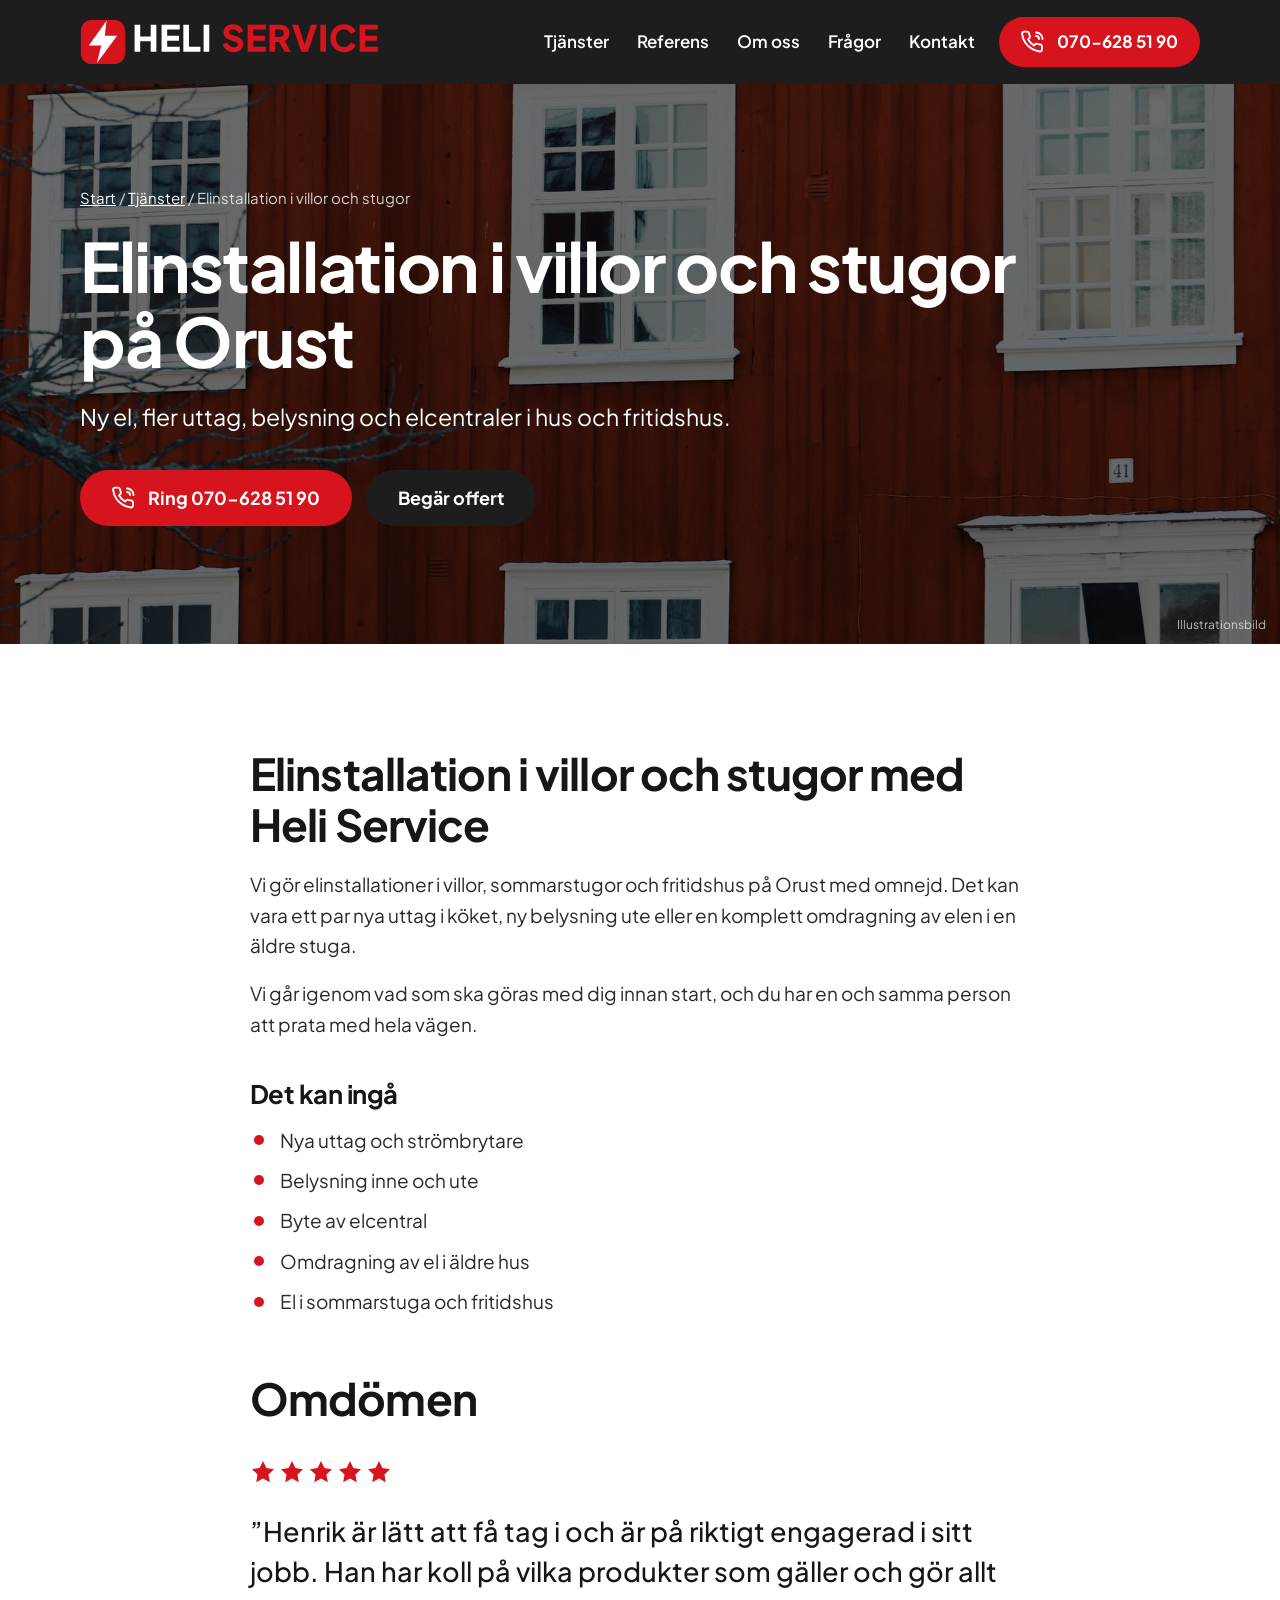
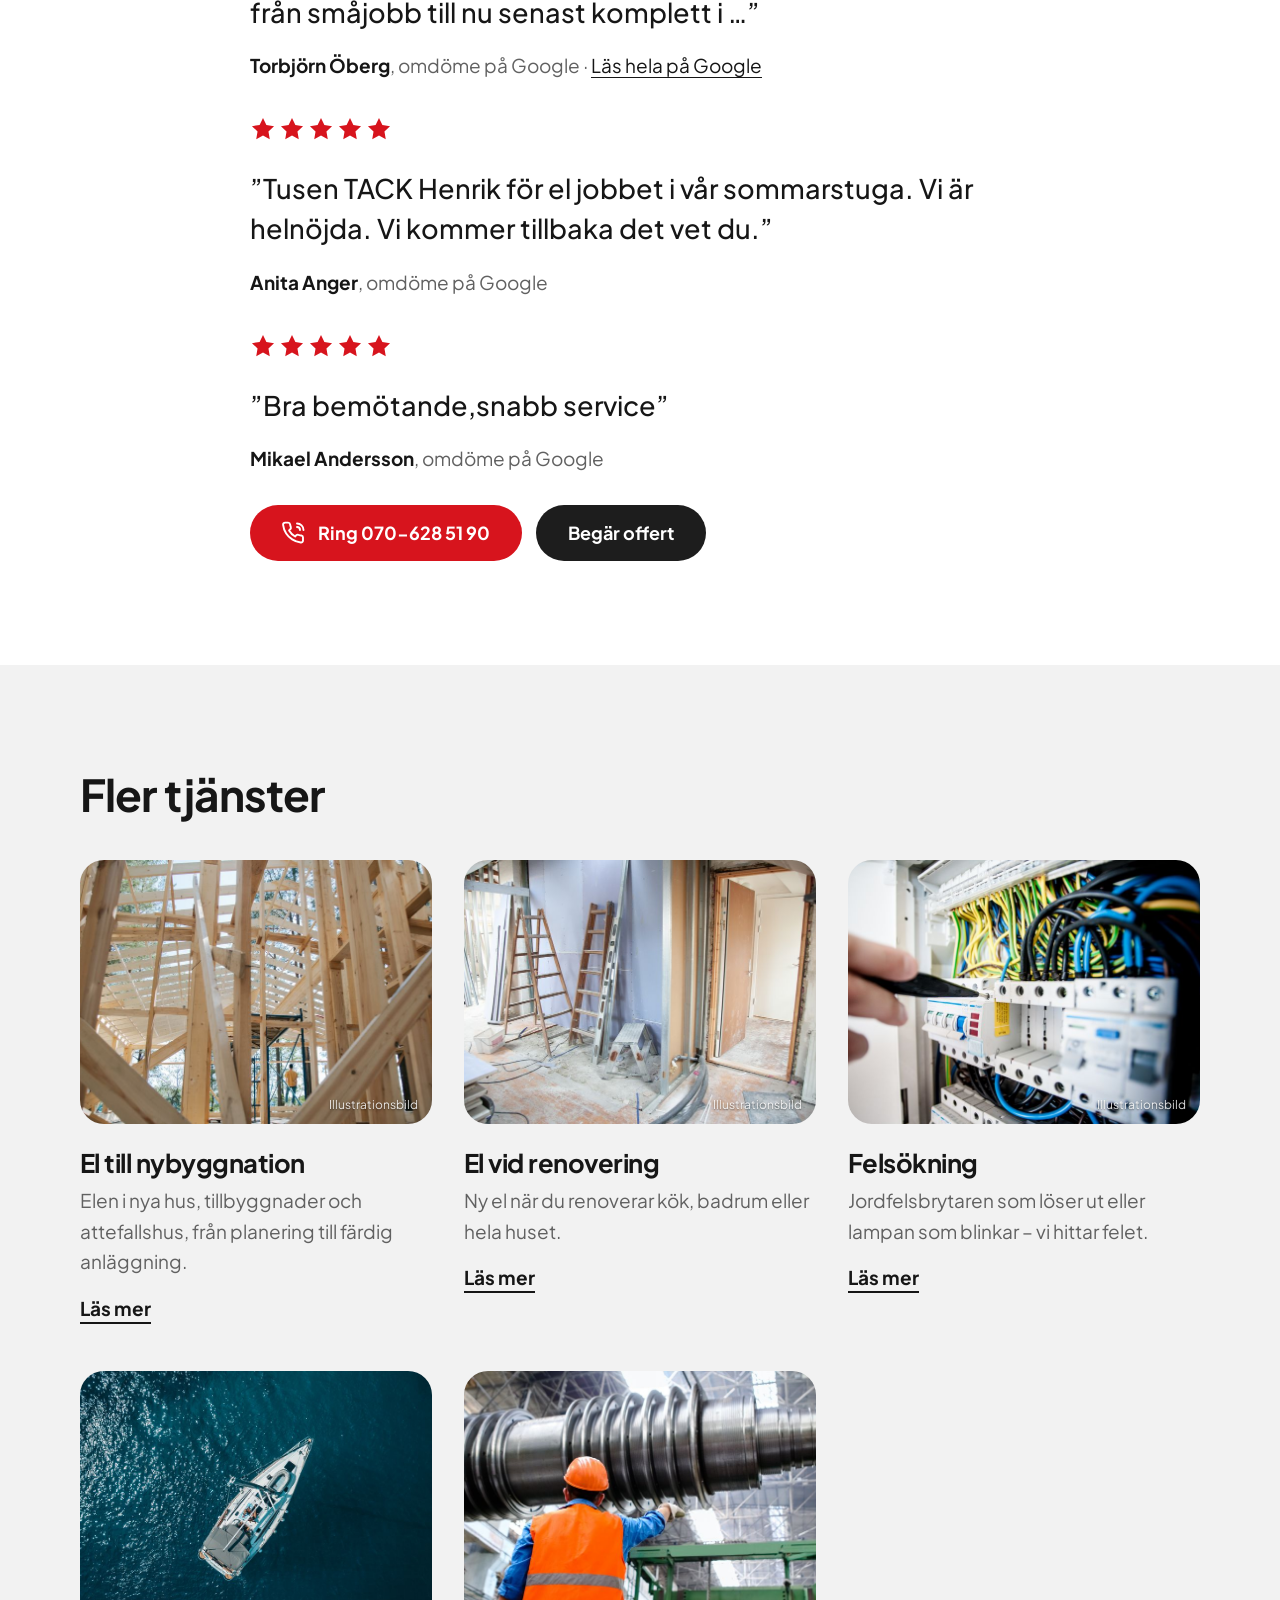
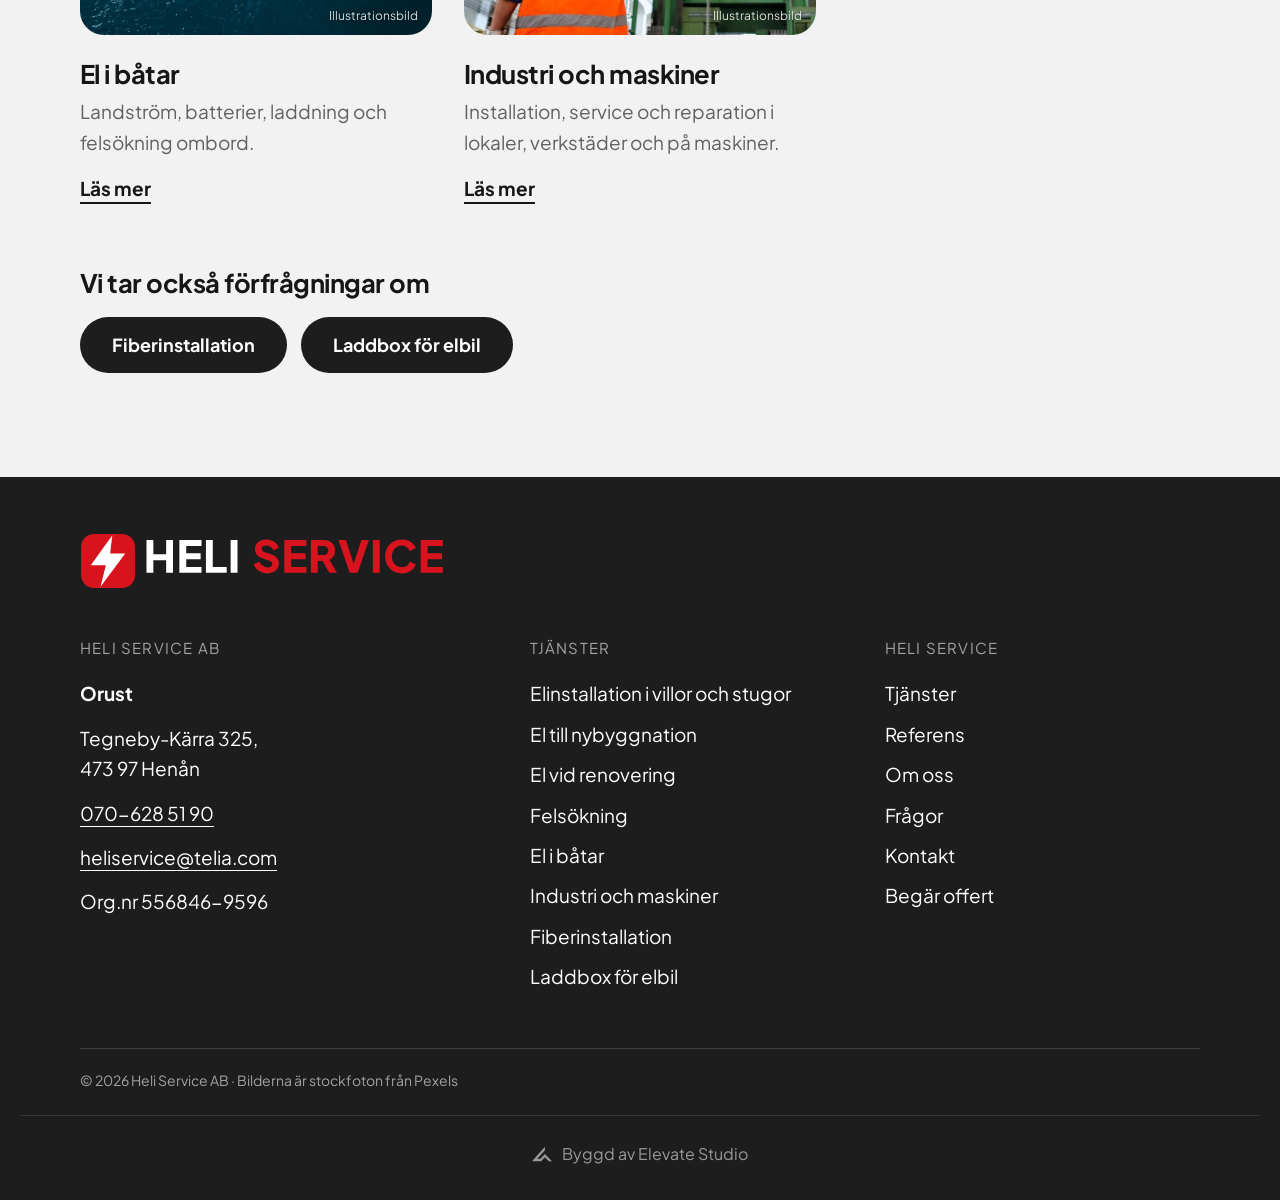
<file: docs/tjanst-elinstallation.html>
<!doctype html>
<html lang="sv">
<head>
<meta charset="utf-8">
<meta name="viewport" content="width=device-width,initial-scale=1,viewport-fit=cover">
<title>Elinstallation i villor och stugor på Orust | Heli Service AB</title>
<meta name="description" content="Elinstallation i villor och stugor på Orust. Ny el, fler uttag, belysning och elcentraler i hus och fritidshus. Heli Service AB, telefon 070-628 51 90.">
<link rel="canonical" href="https://elevatestudio018.github.io/heliservice/tjanst-elinstallation.html">
<meta property="og:type" content="website">
<meta property="og:locale" content="sv_SE">
<meta property="og:site_name" content="Heli Service AB">
<meta property="og:title" content="Elinstallation i villor och stugor på Orust | Heli Service AB">
<meta property="og:description" content="Elinstallation i villor och stugor på Orust. Ny el, fler uttag, belysning och elcentraler i hus och fritidshus. Heli Service AB, telefon 070-628 51 90.">
<meta property="og:image" content="https://elevatestudio018.github.io/heliservice/img/villa.jpg">
<meta name="theme-color" content="#1d1d1d">
<link rel="preconnect" href="https://fonts.googleapis.com"><link rel="preconnect" href="https://fonts.gstatic.com" crossorigin>
<link rel="stylesheet" href="https://fonts.googleapis.com/css2?family=Plus+Jakarta+Sans:wght@400;500;600;700;800&display=swap">
<link rel="stylesheet" href="assets/site.css">
<link rel="icon" href="img/favicon.svg" type="image/svg+xml">

</head>
<body>
<a class="skip" href="#main">Hoppa till innehållet</a>
<header class="head">
  <div class="wrap bar">
    <a class="logo" href="index.html" aria-label="Heli Service AB, till startsidan"><img class="logo-img" src="img/heli-service-logo.svg" alt="Heli Service" width="683" height="104"></a>
    <nav class="nav" aria-label="Huvudmeny"><a href="index.html#tjanster">Tjänster</a><a href="index.html#referens">Referens</a><a href="index.html#om-oss">Om oss</a><a href="index.html#fragor">Frågor</a><a href="index.html#kontakt">Kontakt</a></nav>
    <a class="pill pill-red head-call" href="tel:+46706285190"><svg class="pi" viewBox="0 0 24 24" fill="none" stroke="currentColor" stroke-width="1.9" stroke-linecap="round" stroke-linejoin="round" aria-hidden="true"><path d="M21 16.5v3a2 2 0 0 1-2.2 2 19.8 19.8 0 0 1-8.6-3.1 19.5 19.5 0 0 1-6-6A19.8 19.8 0 0 1 1.1 3.8 2 2 0 0 1 3.1 1.6h3a2 2 0 0 1 2 1.7c.1 1 .4 1.9.7 2.8a2 2 0 0 1-.5 2.1L7.1 9.5a16 16 0 0 0 6 6l1.3-1.3a2 2 0 0 1 2.1-.4c.9.3 1.8.6 2.8.7a2 2 0 0 1 1.7 2z"/><path d="M15 2.5a6.5 6.5 0 0 1 6.5 6.5M15 6a3 3 0 0 1 3 3"/></svg><span>070-628 51 90</span></a>
    <a class="round round-red head-round" href="tel:+46706285190" aria-label="Ring 070-628 51 90"><svg class="pi" viewBox="0 0 24 24" fill="none" stroke="currentColor" stroke-width="1.9" stroke-linecap="round" stroke-linejoin="round" aria-hidden="true"><path d="M21 16.5v3a2 2 0 0 1-2.2 2 19.8 19.8 0 0 1-8.6-3.1 19.5 19.5 0 0 1-6-6A19.8 19.8 0 0 1 1.1 3.8 2 2 0 0 1 3.1 1.6h3a2 2 0 0 1 2 1.7c.1 1 .4 1.9.7 2.8a2 2 0 0 1-.5 2.1L7.1 9.5a16 16 0 0 0 6 6l1.3-1.3a2 2 0 0 1 2.1-.4c.9.3 1.8.6 2.8.7a2 2 0 0 1 1.7 2z"/><path d="M15 2.5a6.5 6.5 0 0 1 6.5 6.5M15 6a3 3 0 0 1 3 3"/></svg></a>
    <button class="burger" id="menuBtn" type="button" aria-expanded="false" aria-controls="menu" aria-label="Meny"><span></span><span></span></button>
  </div>
  <nav class="menu" id="menu" aria-label="Meny" hidden>
    <div class="wrap">
      <ul class="menu-main"><li><a href="index.html#tjanster">Tjänster</a></li><li><a href="index.html#referens">Referens</a></li><li><a href="index.html#om-oss">Om oss</a></li><li><a href="index.html#fragor">Frågor</a></li><li><a href="index.html#kontakt">Kontakt</a></li></ul>
      <p class="menu-h">Tjänster</p><ul class="menu-svc"><li><a href="tjanst-elinstallation.html">Elinstallation i villor och stugor</a></li><li><a href="tjanst-nybyggnation.html">El till nybyggnation</a></li><li><a href="tjanst-renovering.html">El vid renovering</a></li><li><a href="tjanst-felsokning.html">Felsökning</a></li><li><a href="tjanst-batar.html">El i båtar</a></li><li><a href="tjanst-industri.html">Industri och maskiner</a></li><li><a href="tjanst-fiber.html">Fiberinstallation</a></li><li><a href="tjanst-laddbox.html">Laddbox för elbil</a></li></ul>
      <a class="pill pill-red " href="tel:+46706285190"><svg class="pi" viewBox="0 0 24 24" fill="none" stroke="currentColor" stroke-width="1.9" stroke-linecap="round" stroke-linejoin="round" aria-hidden="true"><path d="M21 16.5v3a2 2 0 0 1-2.2 2 19.8 19.8 0 0 1-8.6-3.1 19.5 19.5 0 0 1-6-6A19.8 19.8 0 0 1 1.1 3.8 2 2 0 0 1 3.1 1.6h3a2 2 0 0 1 2 1.7c.1 1 .4 1.9.7 2.8a2 2 0 0 1-.5 2.1L7.1 9.5a16 16 0 0 0 6 6l1.3-1.3a2 2 0 0 1 2.1-.4c.9.3 1.8.6 2.8.7a2 2 0 0 1 1.7 2z"/><path d="M15 2.5a6.5 6.5 0 0 1 6.5 6.5M15 6a3 3 0 0 1 3 3"/></svg><span>Ring 070-628 51 90</span></a>
    </div>
  </nav>
</header>
<main id="main">
<section class="hero hero-small" aria-labelledby="ph-h">
  <div class="hero-ph"><img src="img/villa.jpg" srcset="img/villa-s.jpg 800w, img/villa.jpg 1800w" sizes="100vw" alt="Rött trähus med vita fönster" fetchpriority="high" decoding="async" style="object-position:50% 40%"></div>
  <div class="wrap hero-in">
    <nav class="crumbs" aria-label="Brödsmulor"><a href="index.html">Start</a> / <a href="index.html#tjanster">Tjänster</a> / <span aria-current="page">Elinstallation i villor och stugor</span></nav>
    <h1 id="ph-h">Elinstallation i villor och stugor på Orust</h1>
    <p>Ny el, fler uttag, belysning och elcentraler i hus och fritidshus.</p>
    <div class="btns"><a class="pill pill-red " href="tel:+46706285190"><svg class="pi" viewBox="0 0 24 24" fill="none" stroke="currentColor" stroke-width="1.9" stroke-linecap="round" stroke-linejoin="round" aria-hidden="true"><path d="M21 16.5v3a2 2 0 0 1-2.2 2 19.8 19.8 0 0 1-8.6-3.1 19.5 19.5 0 0 1-6-6A19.8 19.8 0 0 1 1.1 3.8 2 2 0 0 1 3.1 1.6h3a2 2 0 0 1 2 1.7c.1 1 .4 1.9.7 2.8a2 2 0 0 1-.5 2.1L7.1 9.5a16 16 0 0 0 6 6l1.3-1.3a2 2 0 0 1 2.1-.4c.9.3 1.8.6 2.8.7a2 2 0 0 1 1.7 2z"/><path d="M15 2.5a6.5 6.5 0 0 1 6.5 6.5M15 6a3 3 0 0 1 3 3"/></svg><span>Ring 070-628 51 90</span></a><a class="pill pill-dark" href="index.html?typ=Elinstallation+i+villor+och+stugor#offert">Begär offert</a></div>
  </div>
  <span class="hero-note">Illustrationsbild</span>
</section>
<section class="sec">
  <div class="wrap narrow prose">
    <h2>Elinstallation i villor och stugor med Heli Service</h2>
    <p>Vi gör elinstallationer i villor, sommarstugor och fritidshus på Orust med omnejd. Det kan vara ett par nya uttag i köket, ny belysning ute eller en komplett omdragning av elen i en äldre stuga.</p><p>Vi går igenom vad som ska göras med dig innan start, och du har en och samma person att prata med hela vägen.</p>
    <h3>Det kan ingå</h3>
    <ul class="list"><li>Nya uttag och strömbrytare</li><li>Belysning inne och ute</li><li>Byte av elcentral</li><li>Omdragning av el i äldre hus</li><li>El i sommarstuga och fritidshus</li></ul>
    <h2>Omdömen</h2><figure class="review"><span class="stars" role="img" aria-label="5 av 5 stjärnor"><svg viewBox="0 0 20 20" aria-hidden="true"><path d="m10 1.6 2.6 5.4 5.9.8-4.3 4.1 1 5.9L10 15l-5.2 2.8 1-5.9L1.5 7.8l5.9-.8z"/></svg><svg viewBox="0 0 20 20" aria-hidden="true"><path d="m10 1.6 2.6 5.4 5.9.8-4.3 4.1 1 5.9L10 15l-5.2 2.8 1-5.9L1.5 7.8l5.9-.8z"/></svg><svg viewBox="0 0 20 20" aria-hidden="true"><path d="m10 1.6 2.6 5.4 5.9.8-4.3 4.1 1 5.9L10 15l-5.2 2.8 1-5.9L1.5 7.8l5.9-.8z"/></svg><svg viewBox="0 0 20 20" aria-hidden="true"><path d="m10 1.6 2.6 5.4 5.9.8-4.3 4.1 1 5.9L10 15l-5.2 2.8 1-5.9L1.5 7.8l5.9-.8z"/></svg><svg viewBox="0 0 20 20" aria-hidden="true"><path d="m10 1.6 2.6 5.4 5.9.8-4.3 4.1 1 5.9L10 15l-5.2 2.8 1-5.9L1.5 7.8l5.9-.8z"/></svg></span><blockquote><p>”Henrik är lätt att få tag i och är på riktigt engagerad i sitt jobb. Han har koll på vilka produkter som gäller och gör allt från småjobb till nu senast komplett i …”</p></blockquote><figcaption><b>Torbjörn Öberg</b>, omdöme på Google · <a href="https://www.google.com/maps/search/?api=1&query=Heli+Service+AB%2C+Tegneby-K%C3%A4rra+325%2C+473+97+Hen%C3%A5n" target="_blank" rel="noopener">Läs hela på Google</a></figcaption></figure><figure class="review"><span class="stars" role="img" aria-label="5 av 5 stjärnor"><svg viewBox="0 0 20 20" aria-hidden="true"><path d="m10 1.6 2.6 5.4 5.9.8-4.3 4.1 1 5.9L10 15l-5.2 2.8 1-5.9L1.5 7.8l5.9-.8z"/></svg><svg viewBox="0 0 20 20" aria-hidden="true"><path d="m10 1.6 2.6 5.4 5.9.8-4.3 4.1 1 5.9L10 15l-5.2 2.8 1-5.9L1.5 7.8l5.9-.8z"/></svg><svg viewBox="0 0 20 20" aria-hidden="true"><path d="m10 1.6 2.6 5.4 5.9.8-4.3 4.1 1 5.9L10 15l-5.2 2.8 1-5.9L1.5 7.8l5.9-.8z"/></svg><svg viewBox="0 0 20 20" aria-hidden="true"><path d="m10 1.6 2.6 5.4 5.9.8-4.3 4.1 1 5.9L10 15l-5.2 2.8 1-5.9L1.5 7.8l5.9-.8z"/></svg><svg viewBox="0 0 20 20" aria-hidden="true"><path d="m10 1.6 2.6 5.4 5.9.8-4.3 4.1 1 5.9L10 15l-5.2 2.8 1-5.9L1.5 7.8l5.9-.8z"/></svg></span><blockquote><p>”Tusen TACK Henrik för el jobbet i vår sommarstuga. Vi är helnöjda. Vi kommer tillbaka det vet du.”</p></blockquote><figcaption><b>Anita Anger</b>, omdöme på Google</figcaption></figure><figure class="review"><span class="stars" role="img" aria-label="5 av 5 stjärnor"><svg viewBox="0 0 20 20" aria-hidden="true"><path d="m10 1.6 2.6 5.4 5.9.8-4.3 4.1 1 5.9L10 15l-5.2 2.8 1-5.9L1.5 7.8l5.9-.8z"/></svg><svg viewBox="0 0 20 20" aria-hidden="true"><path d="m10 1.6 2.6 5.4 5.9.8-4.3 4.1 1 5.9L10 15l-5.2 2.8 1-5.9L1.5 7.8l5.9-.8z"/></svg><svg viewBox="0 0 20 20" aria-hidden="true"><path d="m10 1.6 2.6 5.4 5.9.8-4.3 4.1 1 5.9L10 15l-5.2 2.8 1-5.9L1.5 7.8l5.9-.8z"/></svg><svg viewBox="0 0 20 20" aria-hidden="true"><path d="m10 1.6 2.6 5.4 5.9.8-4.3 4.1 1 5.9L10 15l-5.2 2.8 1-5.9L1.5 7.8l5.9-.8z"/></svg><svg viewBox="0 0 20 20" aria-hidden="true"><path d="m10 1.6 2.6 5.4 5.9.8-4.3 4.1 1 5.9L10 15l-5.2 2.8 1-5.9L1.5 7.8l5.9-.8z"/></svg></span><blockquote><p>”Bra bemötande,snabb service”</p></blockquote><figcaption><b>Mikael Andersson</b>, omdöme på Google</figcaption></figure>
    <div class="btns"><a class="pill pill-red " href="tel:+46706285190"><svg class="pi" viewBox="0 0 24 24" fill="none" stroke="currentColor" stroke-width="1.9" stroke-linecap="round" stroke-linejoin="round" aria-hidden="true"><path d="M21 16.5v3a2 2 0 0 1-2.2 2 19.8 19.8 0 0 1-8.6-3.1 19.5 19.5 0 0 1-6-6A19.8 19.8 0 0 1 1.1 3.8 2 2 0 0 1 3.1 1.6h3a2 2 0 0 1 2 1.7c.1 1 .4 1.9.7 2.8a2 2 0 0 1-.5 2.1L7.1 9.5a16 16 0 0 0 6 6l1.3-1.3a2 2 0 0 1 2.1-.4c.9.3 1.8.6 2.8.7a2 2 0 0 1 1.7 2z"/><path d="M15 2.5a6.5 6.5 0 0 1 6.5 6.5M15 6a3 3 0 0 1 3 3"/></svg><span>Ring 070-628 51 90</span></a><a class="pill pill-dark" href="index.html?typ=Elinstallation+i+villor+och+stugor#offert">Begär offert</a></div>
  </div>
</section>
<section class="sec tint">
  <div class="wrap">
    <h2>Fler tjänster</h2>
    <ul class="cards"><li class="card"><a href="tjanst-nybyggnation.html"><figure class="ph"><img src="img/nybygge.jpg" srcset="img/nybygge-s.jpg 800w, img/nybygge.jpg 1800w" sizes="(min-width: 960px) 33vw, 100vw" alt="Regelstomme av trä under uppförande" loading="lazy" decoding="async" style="object-position:50% 50%"><figcaption>Illustrationsbild</figcaption></figure><h3>El till nybyggnation</h3><p>Elen i nya hus, tillbyggnader och attefallshus, från planering till färdig anläggning.</p><span class="more">Läs mer</span></a></li><li class="card"><a href="tjanst-renovering.html"><figure class="ph"><img src="img/renovering.jpg" srcset="img/renovering-s.jpg 800w, img/renovering.jpg 1800w" sizes="(min-width: 960px) 33vw, 100vw" alt="Rum under renovering med stegar och verktyg" loading="lazy" decoding="async" style="object-position:50% 50%"><figcaption>Illustrationsbild</figcaption></figure><h3>El vid renovering</h3><p>Ny el när du renoverar kök, badrum eller hela huset.</p><span class="more">Läs mer</span></a></li><li class="card"><a href="tjanst-felsokning.html"><figure class="ph"><img src="img/elcentral.jpg" srcset="img/elcentral-s.jpg 800w, img/elcentral.jpg 1800w" sizes="(min-width: 960px) 33vw, 100vw" alt="Hand som pekar på säkringar i en elcentral" loading="lazy" decoding="async" style="object-position:50% 50%"><figcaption>Illustrationsbild</figcaption></figure><h3>Felsökning</h3><p>Jordfelsbrytaren som löser ut eller lampan som blinkar – vi hittar felet.</p><span class="more">Läs mer</span></a></li><li class="card"><a href="tjanst-batar.html"><figure class="ph"><img src="img/batar.jpg" srcset="img/batar-s.jpg 800w, img/batar.jpg 1800w" sizes="(min-width: 960px) 33vw, 100vw" alt="Segelbåt på blått vatten sedd ovanifrån" loading="lazy" decoding="async" style="object-position:50% 50%"><figcaption>Illustrationsbild</figcaption></figure><h3>El i båtar</h3><p>Landström, batterier, laddning och felsökning ombord.</p><span class="more">Läs mer</span></a></li><li class="card"><a href="tjanst-industri.html"><figure class="ph"><img src="img/industri.jpg" srcset="img/industri-s.jpg 800w, img/industri.jpg 1800w" sizes="(min-width: 960px) 33vw, 100vw" alt="Montör i skyddsväst vid en stor maskin i en industrihall" loading="lazy" decoding="async" style="object-position:50% 40%"><figcaption>Illustrationsbild</figcaption></figure><h3>Industri och maskiner</h3><p>Installation, service och reparation i lokaler, verkstäder och på maskiner.</p><span class="more">Läs mer</span></a></li></ul>
    <h3 class="also-h">Vi tar också förfrågningar om</h3>
    <div class="btns"><a class="pill pill-dark" href="tjanst-fiber.html">Fiberinstallation</a><a class="pill pill-dark" href="tjanst-laddbox.html">Laddbox för elbil</a></div>
  </div>
</section>
</main>
<footer class="foot">
  <div class="wrap">
    <a class="logo" href="index.html" aria-label="Heli Service AB, till startsidan"><img class="logo-img" src="img/heli-service-logo.svg" alt="Heli Service" width="683" height="104"></a>
    <div class="foot-grid">
      <div>
        <p class="foot-h">Heli Service AB</p>
        <p><b>Orust</b></p>
        <p>Tegneby-Kärra 325,<br>473 97 Henån</p>
        <p><a href="tel:+46706285190">070-628 51 90</a></p><p><a href="mailto:heliservice@telia.com">heliservice@telia.com</a></p><p>Org.nr 556846-9596</p>
      </div>
      <div><p class="foot-h">Tjänster</p><ul><li><a href="tjanst-elinstallation.html">Elinstallation i villor och stugor</a></li><li><a href="tjanst-nybyggnation.html">El till nybyggnation</a></li><li><a href="tjanst-renovering.html">El vid renovering</a></li><li><a href="tjanst-felsokning.html">Felsökning</a></li><li><a href="tjanst-batar.html">El i båtar</a></li><li><a href="tjanst-industri.html">Industri och maskiner</a></li><li><a href="tjanst-fiber.html">Fiberinstallation</a></li><li><a href="tjanst-laddbox.html">Laddbox för elbil</a></li></ul></div>
      <div><p class="foot-h">Heli Service</p><ul><li><a href="index.html#tjanster">Tjänster</a></li><li><a href="index.html#referens">Referens</a></li><li><a href="index.html#om-oss">Om oss</a></li><li><a href="index.html#fragor">Frågor</a></li><li><a href="index.html#kontakt">Kontakt</a></li><li><a href="index.html#offert">Begär offert</a></li></ul></div>
    </div>
    <div class="foot-end">
      <span>© <span data-year>2026</span> Heli Service AB · Bilderna är stockfoton från Pexels</span>
    </div>
  </div>
<!-- elevate-credit -->
<style>.elevate-credit{max-width:1240px;margin:24px auto 0;padding:20px 16px 0;border-top:1px solid rgba(128,128,128,.25);display:flex;justify-content:center;box-sizing:border-box}.elevate-credit a{display:inline-flex;align-items:center;gap:10px;padding:8px 0;font:inherit;font-size:15px;line-height:1;color:inherit;opacity:.55;text-decoration:none;transition:opacity .2s}.elevate-credit a:hover,.elevate-credit a:focus-visible{opacity:1}.elevate-credit svg{width:20px;height:20px;flex:none;display:block}@media(min-width:1024px){.elevate-credit a{font-size:16px}}</style>
<div class="elevate-credit"><a href="https://elevatestudio.nu" target="_blank" rel="noopener"><svg viewBox="0 0 1884.3 1353.9" aria-hidden="true"><path d="M0.0 1353.9 L1218.7 0.0 L1218.7 329.1 L479.7 1136.4 L786.7 1132.4 L1215.5 687.4 L1884.3 1349.9 L1590.1 1349.9 L1218.6 994.7 L865.4 1349.9Z" fill="currentColor"/></svg>Byggd av Elevate Studio</a></div>
</footer>
<script src="assets/site.js" defer></script>
</body>
</html>
</file>
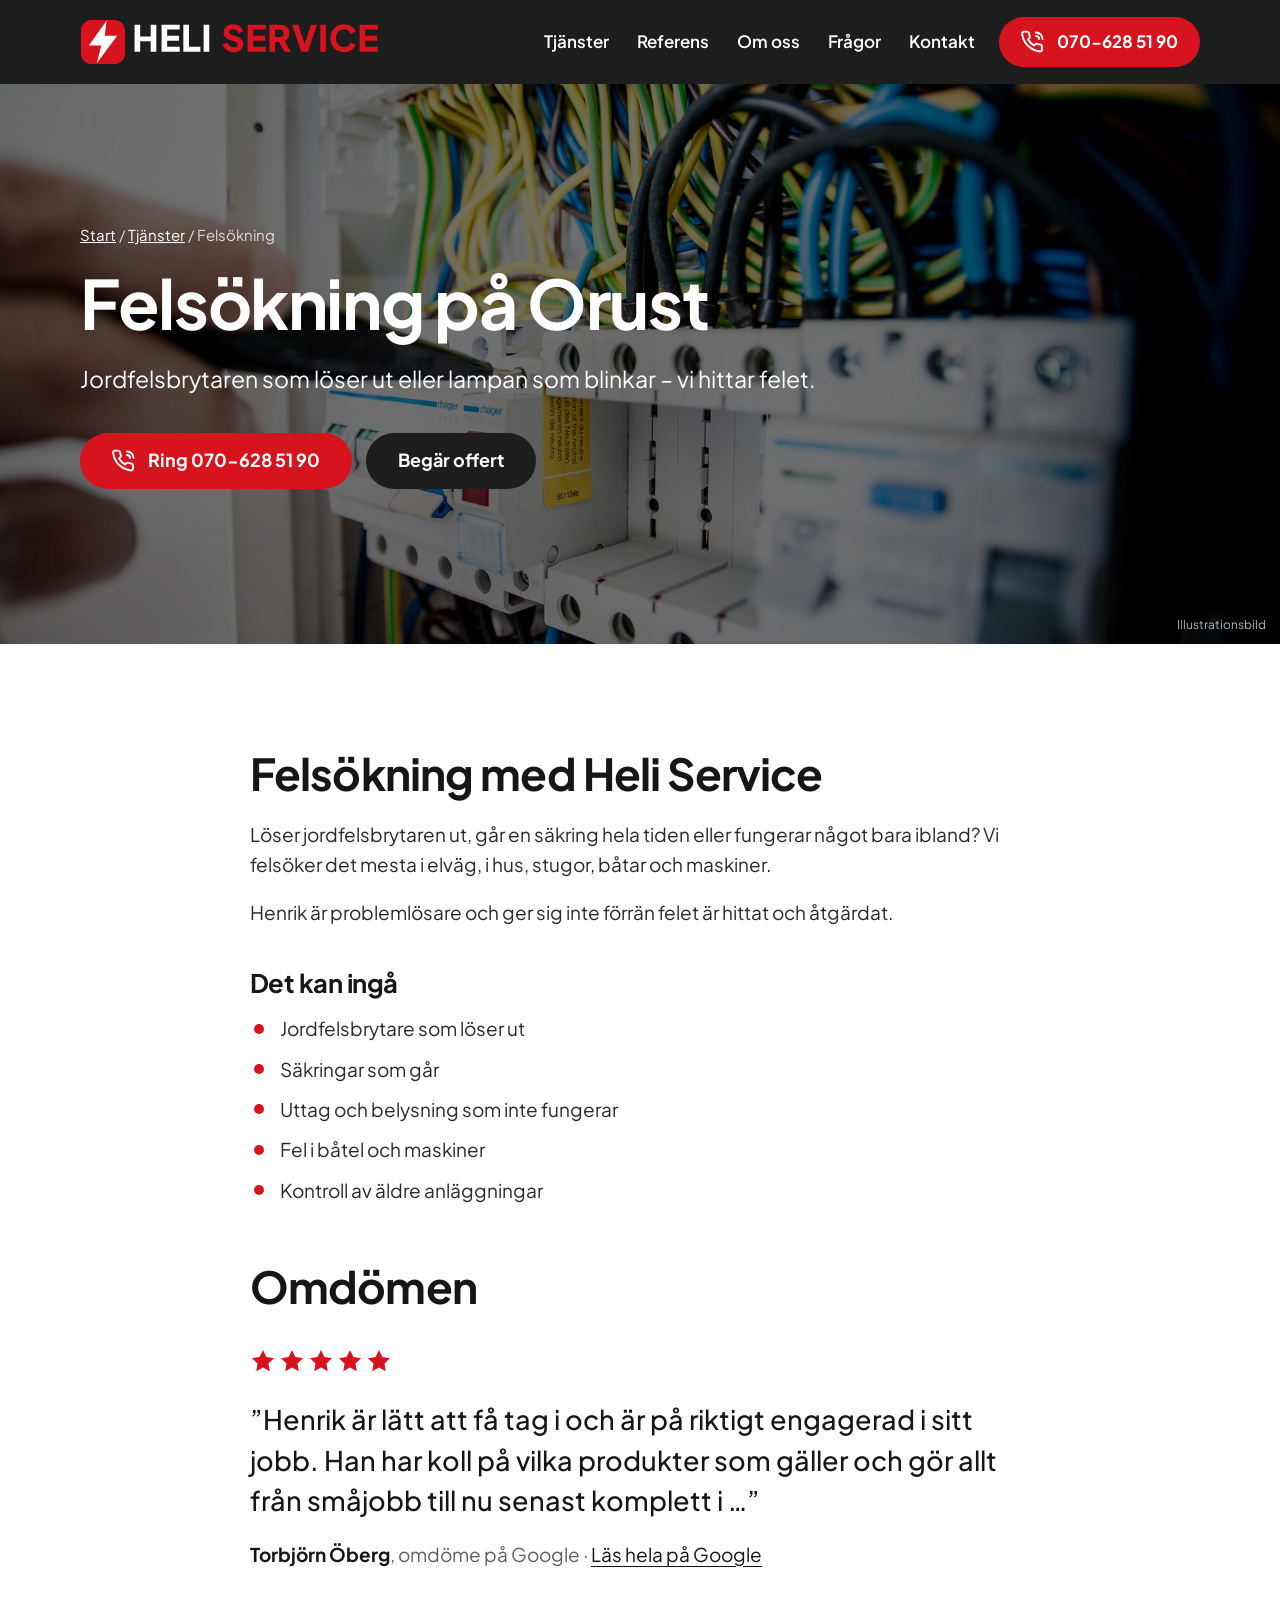
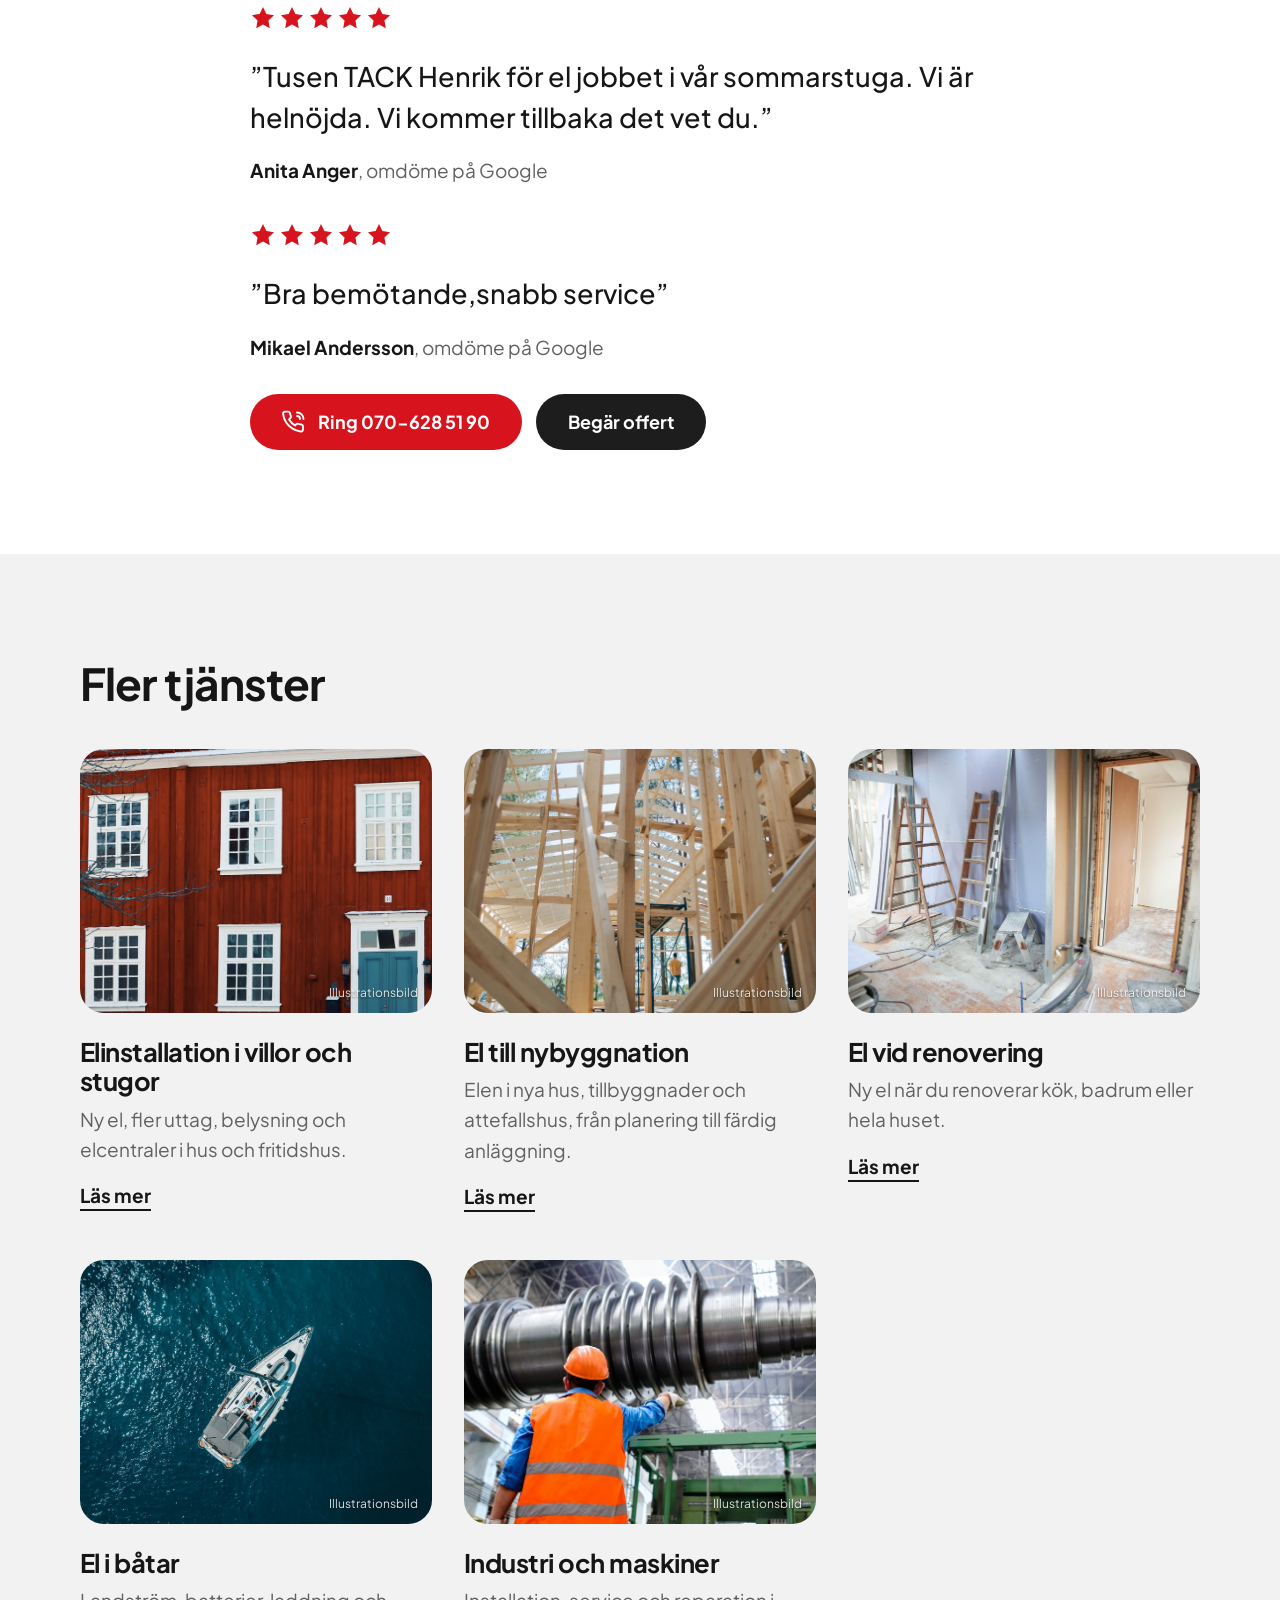
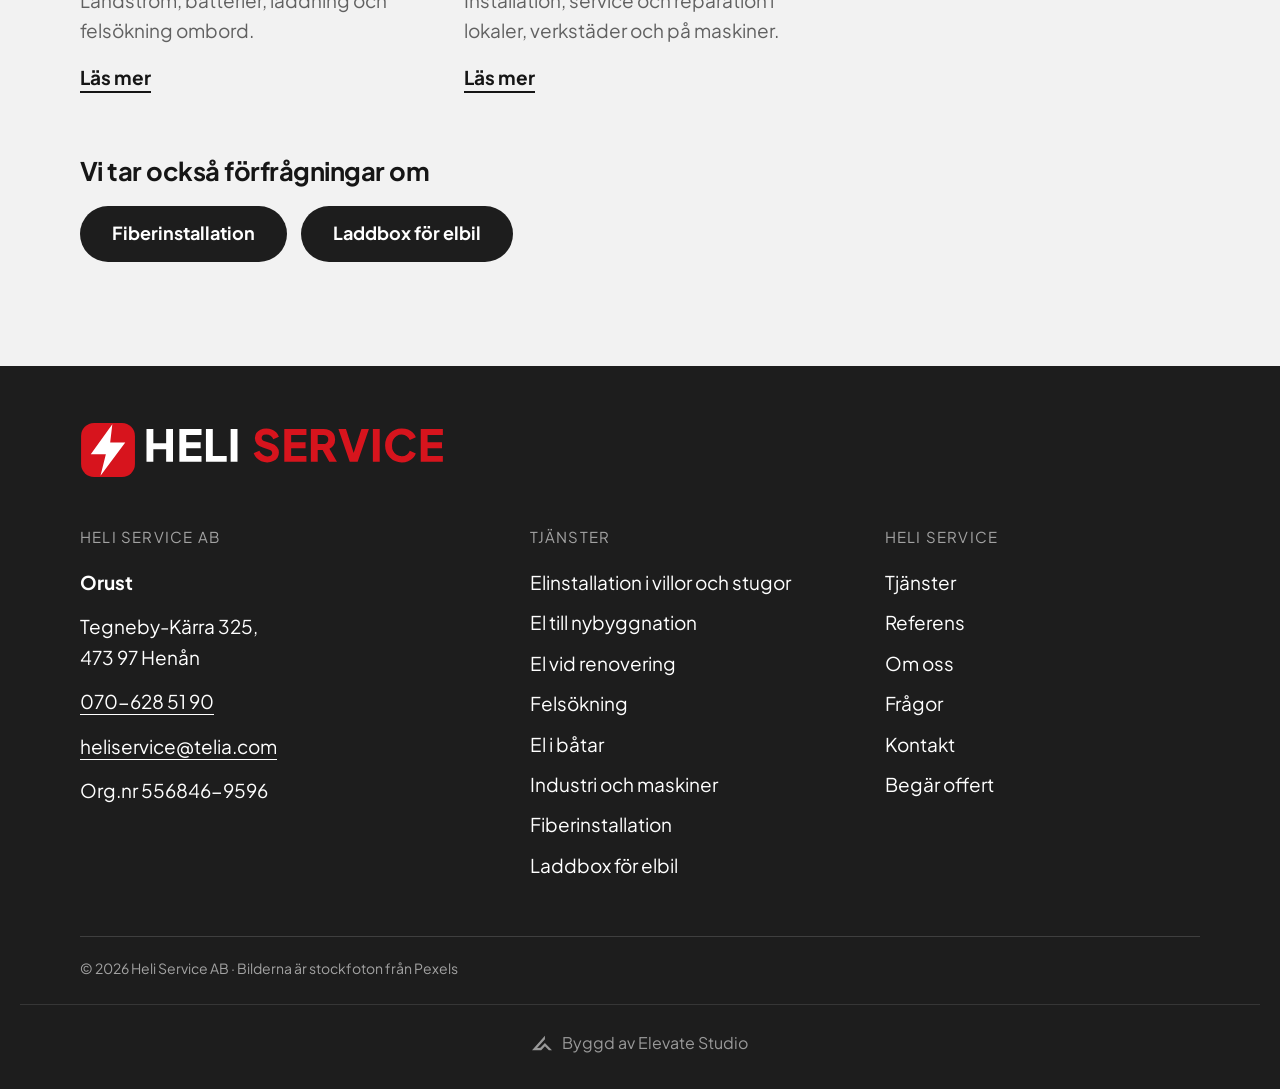
<file: docs/tjanst-felsokning.html>
<!doctype html>
<html lang="sv">
<head>
<meta charset="utf-8">
<meta name="viewport" content="width=device-width,initial-scale=1,viewport-fit=cover">
<title>Felsökning på Orust | Heli Service AB</title>
<meta name="description" content="Felsökning på Orust. Jordfelsbrytaren som löser ut eller lampan som blinkar – vi hittar felet. Heli Service AB, telefon 070-628 51 90.">
<link rel="canonical" href="https://elevatestudio018.github.io/heliservice/tjanst-felsokning.html">
<meta property="og:type" content="website">
<meta property="og:locale" content="sv_SE">
<meta property="og:site_name" content="Heli Service AB">
<meta property="og:title" content="Felsökning på Orust | Heli Service AB">
<meta property="og:description" content="Felsökning på Orust. Jordfelsbrytaren som löser ut eller lampan som blinkar – vi hittar felet. Heli Service AB, telefon 070-628 51 90.">
<meta property="og:image" content="https://elevatestudio018.github.io/heliservice/img/elcentral.jpg">
<meta name="theme-color" content="#1d1d1d">
<link rel="preconnect" href="https://fonts.googleapis.com"><link rel="preconnect" href="https://fonts.gstatic.com" crossorigin>
<link rel="stylesheet" href="https://fonts.googleapis.com/css2?family=Plus+Jakarta+Sans:wght@400;500;600;700;800&display=swap">
<link rel="stylesheet" href="assets/site.css">
<link rel="icon" href="img/favicon.svg" type="image/svg+xml">

</head>
<body>
<a class="skip" href="#main">Hoppa till innehållet</a>
<header class="head">
  <div class="wrap bar">
    <a class="logo" href="index.html" aria-label="Heli Service AB, till startsidan"><img class="logo-img" src="img/heli-service-logo.svg" alt="Heli Service" width="683" height="104"></a>
    <nav class="nav" aria-label="Huvudmeny"><a href="index.html#tjanster">Tjänster</a><a href="index.html#referens">Referens</a><a href="index.html#om-oss">Om oss</a><a href="index.html#fragor">Frågor</a><a href="index.html#kontakt">Kontakt</a></nav>
    <a class="pill pill-red head-call" href="tel:+46706285190"><svg class="pi" viewBox="0 0 24 24" fill="none" stroke="currentColor" stroke-width="1.9" stroke-linecap="round" stroke-linejoin="round" aria-hidden="true"><path d="M21 16.5v3a2 2 0 0 1-2.2 2 19.8 19.8 0 0 1-8.6-3.1 19.5 19.5 0 0 1-6-6A19.8 19.8 0 0 1 1.1 3.8 2 2 0 0 1 3.1 1.6h3a2 2 0 0 1 2 1.7c.1 1 .4 1.9.7 2.8a2 2 0 0 1-.5 2.1L7.1 9.5a16 16 0 0 0 6 6l1.3-1.3a2 2 0 0 1 2.1-.4c.9.3 1.8.6 2.8.7a2 2 0 0 1 1.7 2z"/><path d="M15 2.5a6.5 6.5 0 0 1 6.5 6.5M15 6a3 3 0 0 1 3 3"/></svg><span>070-628 51 90</span></a>
    <a class="round round-red head-round" href="tel:+46706285190" aria-label="Ring 070-628 51 90"><svg class="pi" viewBox="0 0 24 24" fill="none" stroke="currentColor" stroke-width="1.9" stroke-linecap="round" stroke-linejoin="round" aria-hidden="true"><path d="M21 16.5v3a2 2 0 0 1-2.2 2 19.8 19.8 0 0 1-8.6-3.1 19.5 19.5 0 0 1-6-6A19.8 19.8 0 0 1 1.1 3.8 2 2 0 0 1 3.1 1.6h3a2 2 0 0 1 2 1.7c.1 1 .4 1.9.7 2.8a2 2 0 0 1-.5 2.1L7.1 9.5a16 16 0 0 0 6 6l1.3-1.3a2 2 0 0 1 2.1-.4c.9.3 1.8.6 2.8.7a2 2 0 0 1 1.7 2z"/><path d="M15 2.5a6.5 6.5 0 0 1 6.5 6.5M15 6a3 3 0 0 1 3 3"/></svg></a>
    <button class="burger" id="menuBtn" type="button" aria-expanded="false" aria-controls="menu" aria-label="Meny"><span></span><span></span></button>
  </div>
  <nav class="menu" id="menu" aria-label="Meny" hidden>
    <div class="wrap">
      <ul class="menu-main"><li><a href="index.html#tjanster">Tjänster</a></li><li><a href="index.html#referens">Referens</a></li><li><a href="index.html#om-oss">Om oss</a></li><li><a href="index.html#fragor">Frågor</a></li><li><a href="index.html#kontakt">Kontakt</a></li></ul>
      <p class="menu-h">Tjänster</p><ul class="menu-svc"><li><a href="tjanst-elinstallation.html">Elinstallation i villor och stugor</a></li><li><a href="tjanst-nybyggnation.html">El till nybyggnation</a></li><li><a href="tjanst-renovering.html">El vid renovering</a></li><li><a href="tjanst-felsokning.html">Felsökning</a></li><li><a href="tjanst-batar.html">El i båtar</a></li><li><a href="tjanst-industri.html">Industri och maskiner</a></li><li><a href="tjanst-fiber.html">Fiberinstallation</a></li><li><a href="tjanst-laddbox.html">Laddbox för elbil</a></li></ul>
      <a class="pill pill-red " href="tel:+46706285190"><svg class="pi" viewBox="0 0 24 24" fill="none" stroke="currentColor" stroke-width="1.9" stroke-linecap="round" stroke-linejoin="round" aria-hidden="true"><path d="M21 16.5v3a2 2 0 0 1-2.2 2 19.8 19.8 0 0 1-8.6-3.1 19.5 19.5 0 0 1-6-6A19.8 19.8 0 0 1 1.1 3.8 2 2 0 0 1 3.1 1.6h3a2 2 0 0 1 2 1.7c.1 1 .4 1.9.7 2.8a2 2 0 0 1-.5 2.1L7.1 9.5a16 16 0 0 0 6 6l1.3-1.3a2 2 0 0 1 2.1-.4c.9.3 1.8.6 2.8.7a2 2 0 0 1 1.7 2z"/><path d="M15 2.5a6.5 6.5 0 0 1 6.5 6.5M15 6a3 3 0 0 1 3 3"/></svg><span>Ring 070-628 51 90</span></a>
    </div>
  </nav>
</header>
<main id="main">
<section class="hero hero-small" aria-labelledby="ph-h">
  <div class="hero-ph"><img src="img/elcentral.jpg" srcset="img/elcentral-s.jpg 800w, img/elcentral.jpg 1800w" sizes="100vw" alt="Hand som pekar på säkringar i en elcentral" fetchpriority="high" decoding="async" style="object-position:50% 50%"></div>
  <div class="wrap hero-in">
    <nav class="crumbs" aria-label="Brödsmulor"><a href="index.html">Start</a> / <a href="index.html#tjanster">Tjänster</a> / <span aria-current="page">Felsökning</span></nav>
    <h1 id="ph-h">Felsökning på Orust</h1>
    <p>Jordfelsbrytaren som löser ut eller lampan som blinkar – vi hittar felet.</p>
    <div class="btns"><a class="pill pill-red " href="tel:+46706285190"><svg class="pi" viewBox="0 0 24 24" fill="none" stroke="currentColor" stroke-width="1.9" stroke-linecap="round" stroke-linejoin="round" aria-hidden="true"><path d="M21 16.5v3a2 2 0 0 1-2.2 2 19.8 19.8 0 0 1-8.6-3.1 19.5 19.5 0 0 1-6-6A19.8 19.8 0 0 1 1.1 3.8 2 2 0 0 1 3.1 1.6h3a2 2 0 0 1 2 1.7c.1 1 .4 1.9.7 2.8a2 2 0 0 1-.5 2.1L7.1 9.5a16 16 0 0 0 6 6l1.3-1.3a2 2 0 0 1 2.1-.4c.9.3 1.8.6 2.8.7a2 2 0 0 1 1.7 2z"/><path d="M15 2.5a6.5 6.5 0 0 1 6.5 6.5M15 6a3 3 0 0 1 3 3"/></svg><span>Ring 070-628 51 90</span></a><a class="pill pill-dark" href="index.html?typ=Fels%C3%B6kning#offert">Begär offert</a></div>
  </div>
  <span class="hero-note">Illustrationsbild</span>
</section>
<section class="sec">
  <div class="wrap narrow prose">
    <h2>Felsökning med Heli Service</h2>
    <p>Löser jordfelsbrytaren ut, går en säkring hela tiden eller fungerar något bara ibland? Vi felsöker det mesta i elväg, i hus, stugor, båtar och maskiner.</p><p>Henrik är problemlösare och ger sig inte förrän felet är hittat och åtgärdat.</p>
    <h3>Det kan ingå</h3>
    <ul class="list"><li>Jordfelsbrytare som löser ut</li><li>Säkringar som går</li><li>Uttag och belysning som inte fungerar</li><li>Fel i båtel och maskiner</li><li>Kontroll av äldre anläggningar</li></ul>
    <h2>Omdömen</h2><figure class="review"><span class="stars" role="img" aria-label="5 av 5 stjärnor"><svg viewBox="0 0 20 20" aria-hidden="true"><path d="m10 1.6 2.6 5.4 5.9.8-4.3 4.1 1 5.9L10 15l-5.2 2.8 1-5.9L1.5 7.8l5.9-.8z"/></svg><svg viewBox="0 0 20 20" aria-hidden="true"><path d="m10 1.6 2.6 5.4 5.9.8-4.3 4.1 1 5.9L10 15l-5.2 2.8 1-5.9L1.5 7.8l5.9-.8z"/></svg><svg viewBox="0 0 20 20" aria-hidden="true"><path d="m10 1.6 2.6 5.4 5.9.8-4.3 4.1 1 5.9L10 15l-5.2 2.8 1-5.9L1.5 7.8l5.9-.8z"/></svg><svg viewBox="0 0 20 20" aria-hidden="true"><path d="m10 1.6 2.6 5.4 5.9.8-4.3 4.1 1 5.9L10 15l-5.2 2.8 1-5.9L1.5 7.8l5.9-.8z"/></svg><svg viewBox="0 0 20 20" aria-hidden="true"><path d="m10 1.6 2.6 5.4 5.9.8-4.3 4.1 1 5.9L10 15l-5.2 2.8 1-5.9L1.5 7.8l5.9-.8z"/></svg></span><blockquote><p>”Henrik är lätt att få tag i och är på riktigt engagerad i sitt jobb. Han har koll på vilka produkter som gäller och gör allt från småjobb till nu senast komplett i …”</p></blockquote><figcaption><b>Torbjörn Öberg</b>, omdöme på Google · <a href="https://www.google.com/maps/search/?api=1&query=Heli+Service+AB%2C+Tegneby-K%C3%A4rra+325%2C+473+97+Hen%C3%A5n" target="_blank" rel="noopener">Läs hela på Google</a></figcaption></figure><figure class="review"><span class="stars" role="img" aria-label="5 av 5 stjärnor"><svg viewBox="0 0 20 20" aria-hidden="true"><path d="m10 1.6 2.6 5.4 5.9.8-4.3 4.1 1 5.9L10 15l-5.2 2.8 1-5.9L1.5 7.8l5.9-.8z"/></svg><svg viewBox="0 0 20 20" aria-hidden="true"><path d="m10 1.6 2.6 5.4 5.9.8-4.3 4.1 1 5.9L10 15l-5.2 2.8 1-5.9L1.5 7.8l5.9-.8z"/></svg><svg viewBox="0 0 20 20" aria-hidden="true"><path d="m10 1.6 2.6 5.4 5.9.8-4.3 4.1 1 5.9L10 15l-5.2 2.8 1-5.9L1.5 7.8l5.9-.8z"/></svg><svg viewBox="0 0 20 20" aria-hidden="true"><path d="m10 1.6 2.6 5.4 5.9.8-4.3 4.1 1 5.9L10 15l-5.2 2.8 1-5.9L1.5 7.8l5.9-.8z"/></svg><svg viewBox="0 0 20 20" aria-hidden="true"><path d="m10 1.6 2.6 5.4 5.9.8-4.3 4.1 1 5.9L10 15l-5.2 2.8 1-5.9L1.5 7.8l5.9-.8z"/></svg></span><blockquote><p>”Tusen TACK Henrik för el jobbet i vår sommarstuga. Vi är helnöjda. Vi kommer tillbaka det vet du.”</p></blockquote><figcaption><b>Anita Anger</b>, omdöme på Google</figcaption></figure><figure class="review"><span class="stars" role="img" aria-label="5 av 5 stjärnor"><svg viewBox="0 0 20 20" aria-hidden="true"><path d="m10 1.6 2.6 5.4 5.9.8-4.3 4.1 1 5.9L10 15l-5.2 2.8 1-5.9L1.5 7.8l5.9-.8z"/></svg><svg viewBox="0 0 20 20" aria-hidden="true"><path d="m10 1.6 2.6 5.4 5.9.8-4.3 4.1 1 5.9L10 15l-5.2 2.8 1-5.9L1.5 7.8l5.9-.8z"/></svg><svg viewBox="0 0 20 20" aria-hidden="true"><path d="m10 1.6 2.6 5.4 5.9.8-4.3 4.1 1 5.9L10 15l-5.2 2.8 1-5.9L1.5 7.8l5.9-.8z"/></svg><svg viewBox="0 0 20 20" aria-hidden="true"><path d="m10 1.6 2.6 5.4 5.9.8-4.3 4.1 1 5.9L10 15l-5.2 2.8 1-5.9L1.5 7.8l5.9-.8z"/></svg><svg viewBox="0 0 20 20" aria-hidden="true"><path d="m10 1.6 2.6 5.4 5.9.8-4.3 4.1 1 5.9L10 15l-5.2 2.8 1-5.9L1.5 7.8l5.9-.8z"/></svg></span><blockquote><p>”Bra bemötande,snabb service”</p></blockquote><figcaption><b>Mikael Andersson</b>, omdöme på Google</figcaption></figure>
    <div class="btns"><a class="pill pill-red " href="tel:+46706285190"><svg class="pi" viewBox="0 0 24 24" fill="none" stroke="currentColor" stroke-width="1.9" stroke-linecap="round" stroke-linejoin="round" aria-hidden="true"><path d="M21 16.5v3a2 2 0 0 1-2.2 2 19.8 19.8 0 0 1-8.6-3.1 19.5 19.5 0 0 1-6-6A19.8 19.8 0 0 1 1.1 3.8 2 2 0 0 1 3.1 1.6h3a2 2 0 0 1 2 1.7c.1 1 .4 1.9.7 2.8a2 2 0 0 1-.5 2.1L7.1 9.5a16 16 0 0 0 6 6l1.3-1.3a2 2 0 0 1 2.1-.4c.9.3 1.8.6 2.8.7a2 2 0 0 1 1.7 2z"/><path d="M15 2.5a6.5 6.5 0 0 1 6.5 6.5M15 6a3 3 0 0 1 3 3"/></svg><span>Ring 070-628 51 90</span></a><a class="pill pill-dark" href="index.html?typ=Fels%C3%B6kning#offert">Begär offert</a></div>
  </div>
</section>
<section class="sec tint">
  <div class="wrap">
    <h2>Fler tjänster</h2>
    <ul class="cards"><li class="card"><a href="tjanst-elinstallation.html"><figure class="ph"><img src="img/villa.jpg" srcset="img/villa-s.jpg 800w, img/villa.jpg 1800w" sizes="(min-width: 960px) 33vw, 100vw" alt="Rött trähus med vita fönster" loading="lazy" decoding="async" style="object-position:50% 40%"><figcaption>Illustrationsbild</figcaption></figure><h3>Elinstallation i villor och stugor</h3><p>Ny el, fler uttag, belysning och elcentraler i hus och fritidshus.</p><span class="more">Läs mer</span></a></li><li class="card"><a href="tjanst-nybyggnation.html"><figure class="ph"><img src="img/nybygge.jpg" srcset="img/nybygge-s.jpg 800w, img/nybygge.jpg 1800w" sizes="(min-width: 960px) 33vw, 100vw" alt="Regelstomme av trä under uppförande" loading="lazy" decoding="async" style="object-position:50% 50%"><figcaption>Illustrationsbild</figcaption></figure><h3>El till nybyggnation</h3><p>Elen i nya hus, tillbyggnader och attefallshus, från planering till färdig anläggning.</p><span class="more">Läs mer</span></a></li><li class="card"><a href="tjanst-renovering.html"><figure class="ph"><img src="img/renovering.jpg" srcset="img/renovering-s.jpg 800w, img/renovering.jpg 1800w" sizes="(min-width: 960px) 33vw, 100vw" alt="Rum under renovering med stegar och verktyg" loading="lazy" decoding="async" style="object-position:50% 50%"><figcaption>Illustrationsbild</figcaption></figure><h3>El vid renovering</h3><p>Ny el när du renoverar kök, badrum eller hela huset.</p><span class="more">Läs mer</span></a></li><li class="card"><a href="tjanst-batar.html"><figure class="ph"><img src="img/batar.jpg" srcset="img/batar-s.jpg 800w, img/batar.jpg 1800w" sizes="(min-width: 960px) 33vw, 100vw" alt="Segelbåt på blått vatten sedd ovanifrån" loading="lazy" decoding="async" style="object-position:50% 50%"><figcaption>Illustrationsbild</figcaption></figure><h3>El i båtar</h3><p>Landström, batterier, laddning och felsökning ombord.</p><span class="more">Läs mer</span></a></li><li class="card"><a href="tjanst-industri.html"><figure class="ph"><img src="img/industri.jpg" srcset="img/industri-s.jpg 800w, img/industri.jpg 1800w" sizes="(min-width: 960px) 33vw, 100vw" alt="Montör i skyddsväst vid en stor maskin i en industrihall" loading="lazy" decoding="async" style="object-position:50% 40%"><figcaption>Illustrationsbild</figcaption></figure><h3>Industri och maskiner</h3><p>Installation, service och reparation i lokaler, verkstäder och på maskiner.</p><span class="more">Läs mer</span></a></li></ul>
    <h3 class="also-h">Vi tar också förfrågningar om</h3>
    <div class="btns"><a class="pill pill-dark" href="tjanst-fiber.html">Fiberinstallation</a><a class="pill pill-dark" href="tjanst-laddbox.html">Laddbox för elbil</a></div>
  </div>
</section>
</main>
<footer class="foot">
  <div class="wrap">
    <a class="logo" href="index.html" aria-label="Heli Service AB, till startsidan"><img class="logo-img" src="img/heli-service-logo.svg" alt="Heli Service" width="683" height="104"></a>
    <div class="foot-grid">
      <div>
        <p class="foot-h">Heli Service AB</p>
        <p><b>Orust</b></p>
        <p>Tegneby-Kärra 325,<br>473 97 Henån</p>
        <p><a href="tel:+46706285190">070-628 51 90</a></p><p><a href="mailto:heliservice@telia.com">heliservice@telia.com</a></p><p>Org.nr 556846-9596</p>
      </div>
      <div><p class="foot-h">Tjänster</p><ul><li><a href="tjanst-elinstallation.html">Elinstallation i villor och stugor</a></li><li><a href="tjanst-nybyggnation.html">El till nybyggnation</a></li><li><a href="tjanst-renovering.html">El vid renovering</a></li><li><a href="tjanst-felsokning.html">Felsökning</a></li><li><a href="tjanst-batar.html">El i båtar</a></li><li><a href="tjanst-industri.html">Industri och maskiner</a></li><li><a href="tjanst-fiber.html">Fiberinstallation</a></li><li><a href="tjanst-laddbox.html">Laddbox för elbil</a></li></ul></div>
      <div><p class="foot-h">Heli Service</p><ul><li><a href="index.html#tjanster">Tjänster</a></li><li><a href="index.html#referens">Referens</a></li><li><a href="index.html#om-oss">Om oss</a></li><li><a href="index.html#fragor">Frågor</a></li><li><a href="index.html#kontakt">Kontakt</a></li><li><a href="index.html#offert">Begär offert</a></li></ul></div>
    </div>
    <div class="foot-end">
      <span>© <span data-year>2026</span> Heli Service AB · Bilderna är stockfoton från Pexels</span>
    </div>
  </div>
<!-- elevate-credit -->
<style>.elevate-credit{max-width:1240px;margin:24px auto 0;padding:20px 16px 0;border-top:1px solid rgba(128,128,128,.25);display:flex;justify-content:center;box-sizing:border-box}.elevate-credit a{display:inline-flex;align-items:center;gap:10px;padding:8px 0;font:inherit;font-size:15px;line-height:1;color:inherit;opacity:.55;text-decoration:none;transition:opacity .2s}.elevate-credit a:hover,.elevate-credit a:focus-visible{opacity:1}.elevate-credit svg{width:20px;height:20px;flex:none;display:block}@media(min-width:1024px){.elevate-credit a{font-size:16px}}</style>
<div class="elevate-credit"><a href="https://elevatestudio.nu" target="_blank" rel="noopener"><svg viewBox="0 0 1884.3 1353.9" aria-hidden="true"><path d="M0.0 1353.9 L1218.7 0.0 L1218.7 329.1 L479.7 1136.4 L786.7 1132.4 L1215.5 687.4 L1884.3 1349.9 L1590.1 1349.9 L1218.6 994.7 L865.4 1349.9Z" fill="currentColor"/></svg>Byggd av Elevate Studio</a></div>
</footer>
<script src="assets/site.js" defer></script>
</body>
</html>
</file>
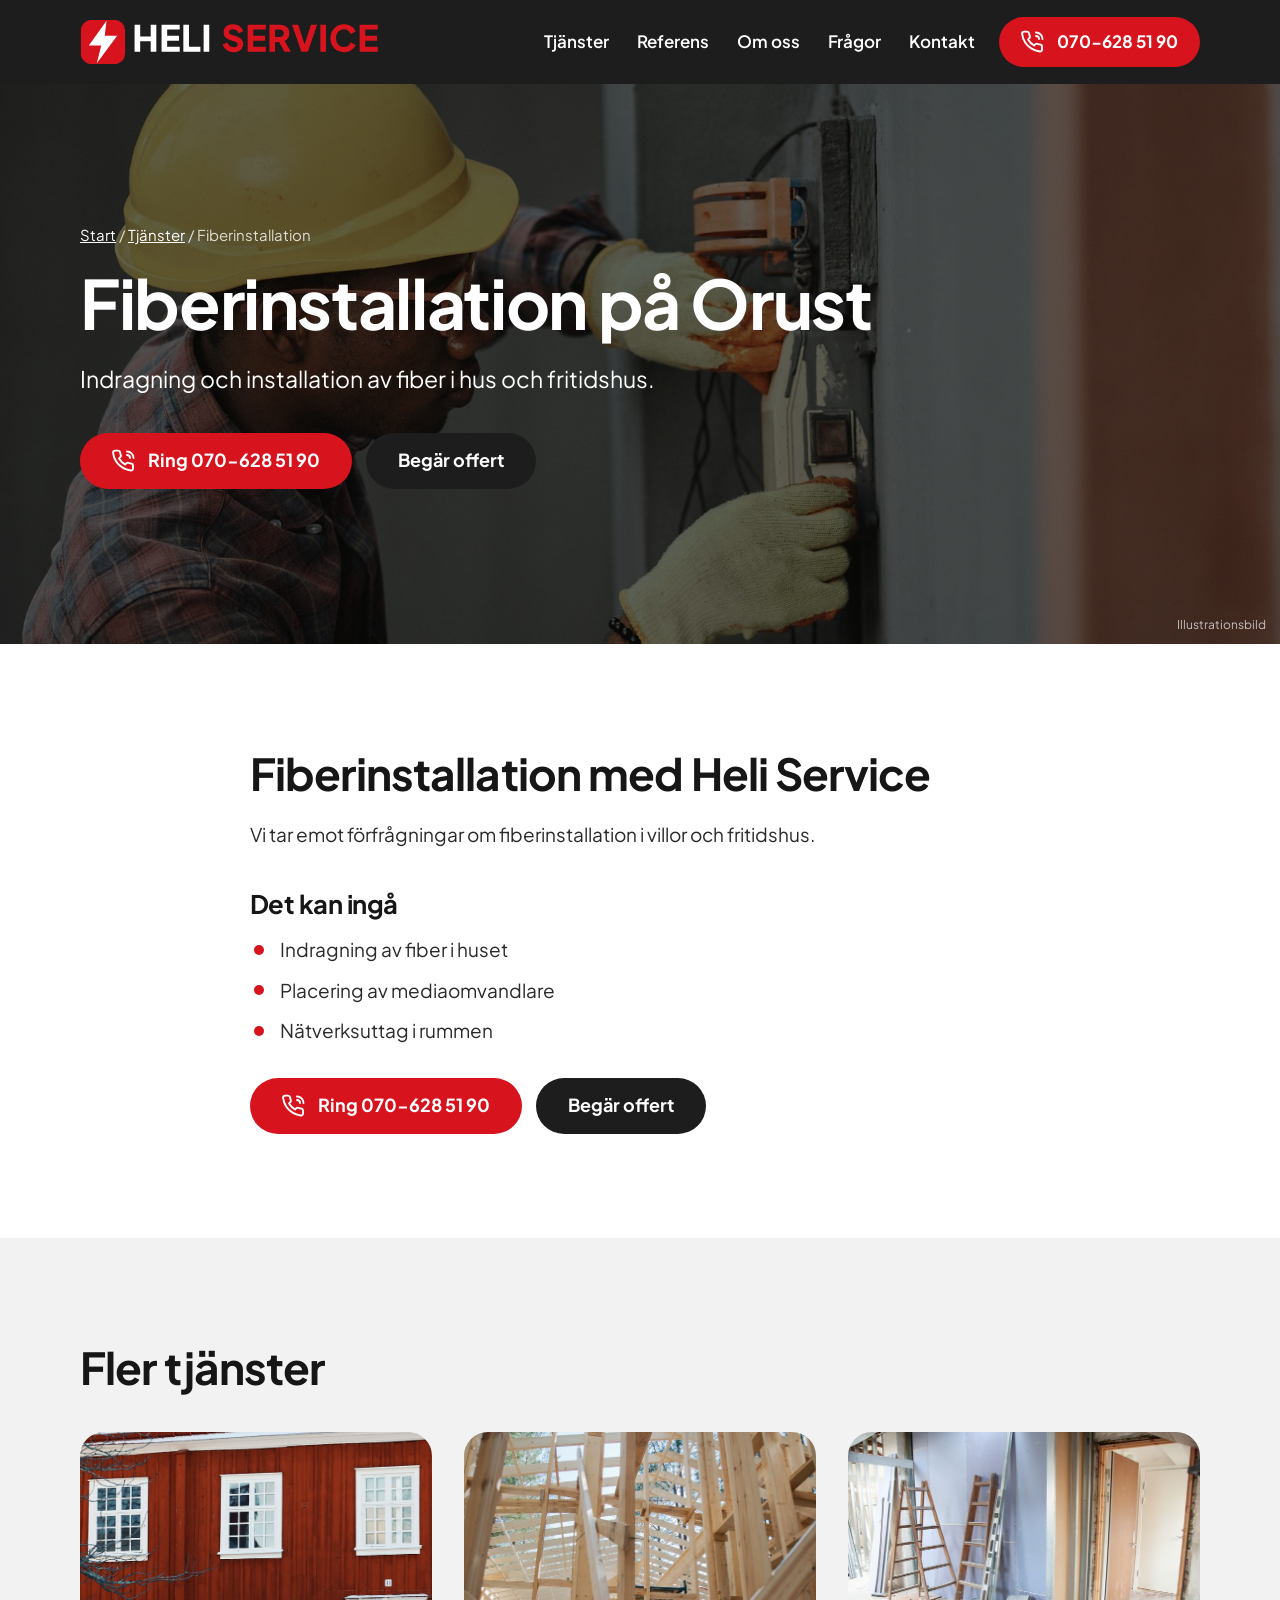
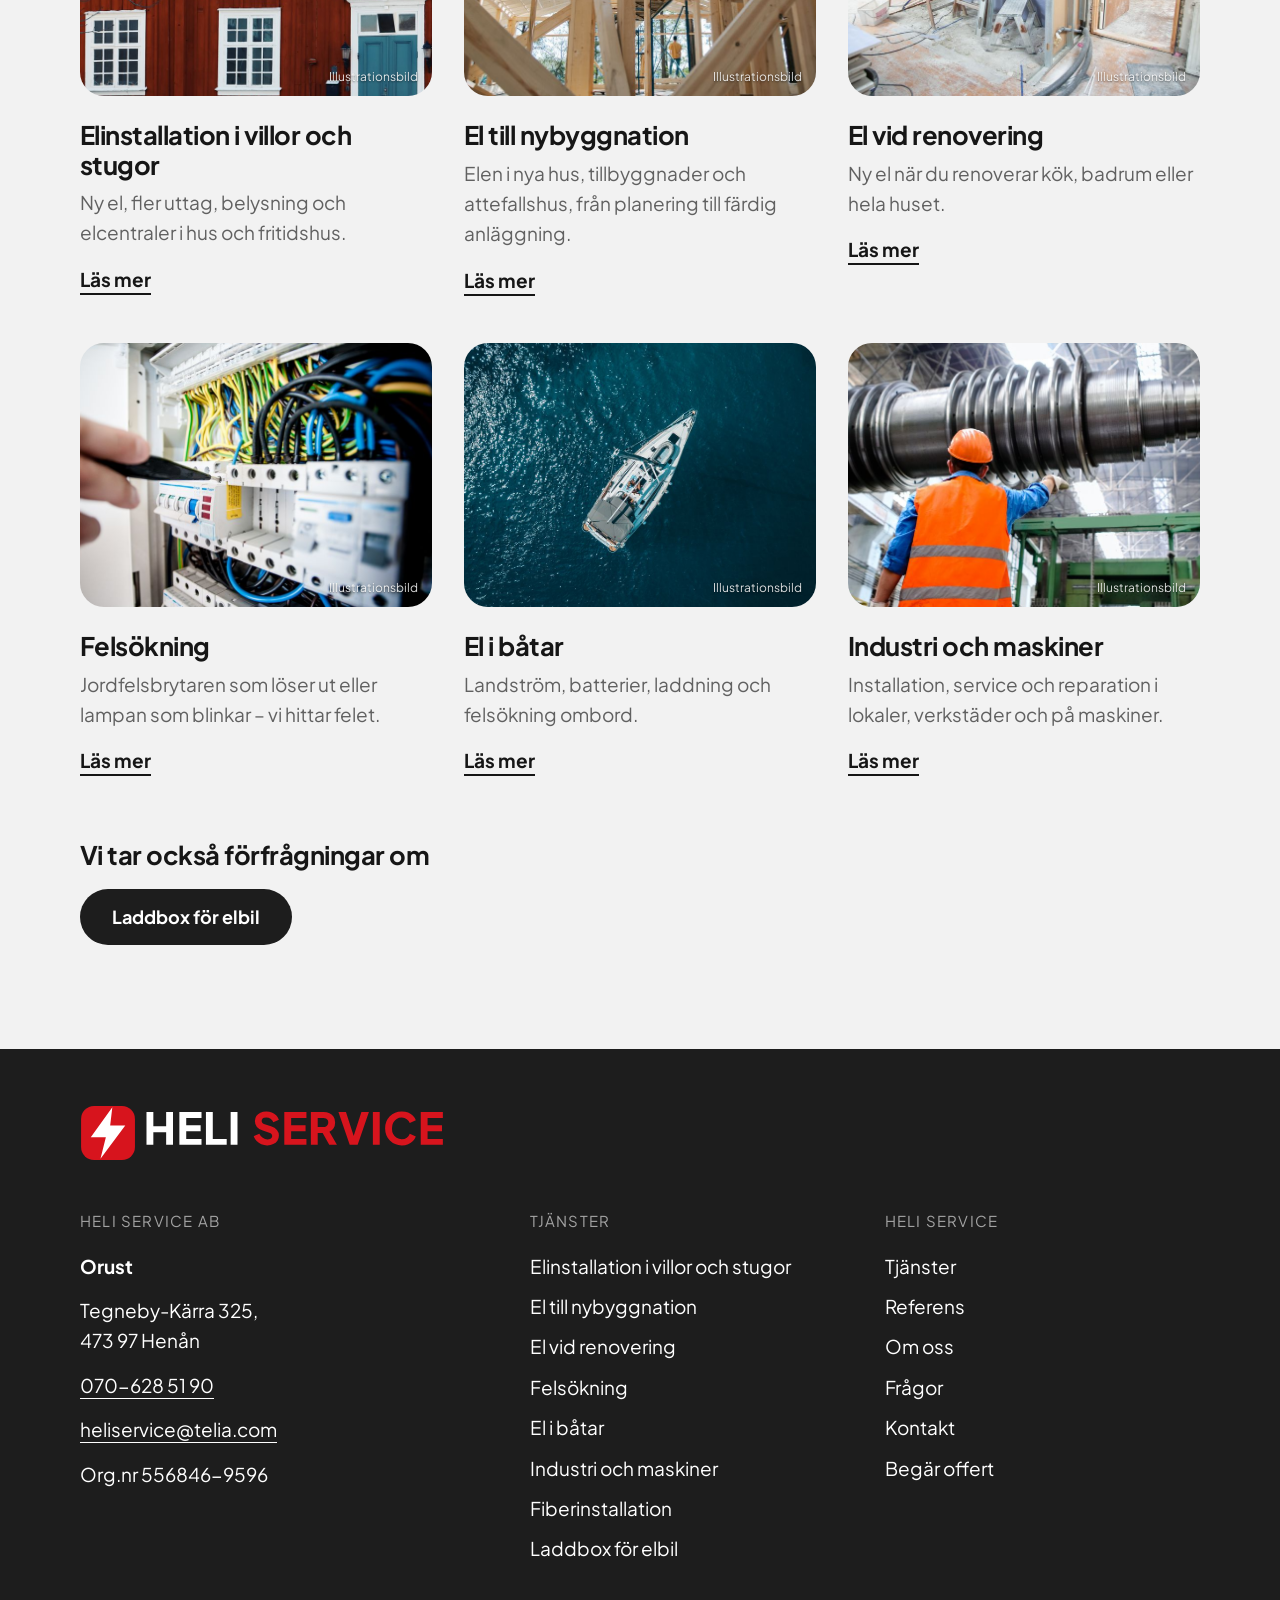
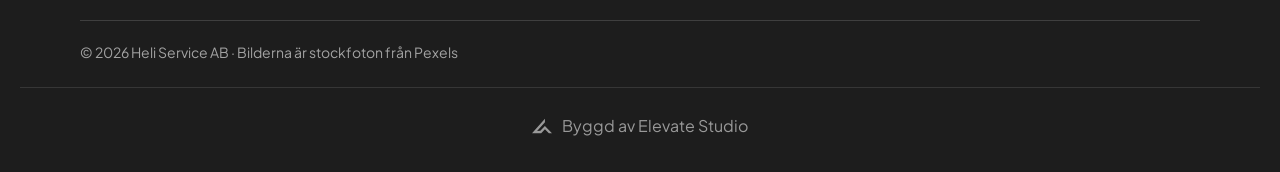
<file: docs/tjanst-fiber.html>
<!doctype html>
<html lang="sv">
<head>
<meta charset="utf-8">
<meta name="viewport" content="width=device-width,initial-scale=1,viewport-fit=cover">
<title>Fiberinstallation på Orust | Heli Service AB</title>
<meta name="description" content="Fiberinstallation på Orust. Indragning och installation av fiber i hus och fritidshus. Heli Service AB, telefon 070-628 51 90.">
<link rel="canonical" href="https://elevatestudio018.github.io/heliservice/tjanst-fiber.html">
<meta property="og:type" content="website">
<meta property="og:locale" content="sv_SE">
<meta property="og:site_name" content="Heli Service AB">
<meta property="og:title" content="Fiberinstallation på Orust | Heli Service AB">
<meta property="og:description" content="Fiberinstallation på Orust. Indragning och installation av fiber i hus och fritidshus. Heli Service AB, telefon 070-628 51 90.">
<meta property="og:image" content="https://elevatestudio018.github.io/heliservice/img/fiber.jpg">
<meta name="theme-color" content="#1d1d1d">
<link rel="preconnect" href="https://fonts.googleapis.com"><link rel="preconnect" href="https://fonts.gstatic.com" crossorigin>
<link rel="stylesheet" href="https://fonts.googleapis.com/css2?family=Plus+Jakarta+Sans:wght@400;500;600;700;800&display=swap">
<link rel="stylesheet" href="assets/site.css">
<link rel="icon" href="img/favicon.svg" type="image/svg+xml">

</head>
<body>
<a class="skip" href="#main">Hoppa till innehållet</a>
<header class="head">
  <div class="wrap bar">
    <a class="logo" href="index.html" aria-label="Heli Service AB, till startsidan"><img class="logo-img" src="img/heli-service-logo.svg" alt="Heli Service" width="683" height="104"></a>
    <nav class="nav" aria-label="Huvudmeny"><a href="index.html#tjanster">Tjänster</a><a href="index.html#referens">Referens</a><a href="index.html#om-oss">Om oss</a><a href="index.html#fragor">Frågor</a><a href="index.html#kontakt">Kontakt</a></nav>
    <a class="pill pill-red head-call" href="tel:+46706285190"><svg class="pi" viewBox="0 0 24 24" fill="none" stroke="currentColor" stroke-width="1.9" stroke-linecap="round" stroke-linejoin="round" aria-hidden="true"><path d="M21 16.5v3a2 2 0 0 1-2.2 2 19.8 19.8 0 0 1-8.6-3.1 19.5 19.5 0 0 1-6-6A19.8 19.8 0 0 1 1.1 3.8 2 2 0 0 1 3.1 1.6h3a2 2 0 0 1 2 1.7c.1 1 .4 1.9.7 2.8a2 2 0 0 1-.5 2.1L7.1 9.5a16 16 0 0 0 6 6l1.3-1.3a2 2 0 0 1 2.1-.4c.9.3 1.8.6 2.8.7a2 2 0 0 1 1.7 2z"/><path d="M15 2.5a6.5 6.5 0 0 1 6.5 6.5M15 6a3 3 0 0 1 3 3"/></svg><span>070-628 51 90</span></a>
    <a class="round round-red head-round" href="tel:+46706285190" aria-label="Ring 070-628 51 90"><svg class="pi" viewBox="0 0 24 24" fill="none" stroke="currentColor" stroke-width="1.9" stroke-linecap="round" stroke-linejoin="round" aria-hidden="true"><path d="M21 16.5v3a2 2 0 0 1-2.2 2 19.8 19.8 0 0 1-8.6-3.1 19.5 19.5 0 0 1-6-6A19.8 19.8 0 0 1 1.1 3.8 2 2 0 0 1 3.1 1.6h3a2 2 0 0 1 2 1.7c.1 1 .4 1.9.7 2.8a2 2 0 0 1-.5 2.1L7.1 9.5a16 16 0 0 0 6 6l1.3-1.3a2 2 0 0 1 2.1-.4c.9.3 1.8.6 2.8.7a2 2 0 0 1 1.7 2z"/><path d="M15 2.5a6.5 6.5 0 0 1 6.5 6.5M15 6a3 3 0 0 1 3 3"/></svg></a>
    <button class="burger" id="menuBtn" type="button" aria-expanded="false" aria-controls="menu" aria-label="Meny"><span></span><span></span></button>
  </div>
  <nav class="menu" id="menu" aria-label="Meny" hidden>
    <div class="wrap">
      <ul class="menu-main"><li><a href="index.html#tjanster">Tjänster</a></li><li><a href="index.html#referens">Referens</a></li><li><a href="index.html#om-oss">Om oss</a></li><li><a href="index.html#fragor">Frågor</a></li><li><a href="index.html#kontakt">Kontakt</a></li></ul>
      <p class="menu-h">Tjänster</p><ul class="menu-svc"><li><a href="tjanst-elinstallation.html">Elinstallation i villor och stugor</a></li><li><a href="tjanst-nybyggnation.html">El till nybyggnation</a></li><li><a href="tjanst-renovering.html">El vid renovering</a></li><li><a href="tjanst-felsokning.html">Felsökning</a></li><li><a href="tjanst-batar.html">El i båtar</a></li><li><a href="tjanst-industri.html">Industri och maskiner</a></li><li><a href="tjanst-fiber.html">Fiberinstallation</a></li><li><a href="tjanst-laddbox.html">Laddbox för elbil</a></li></ul>
      <a class="pill pill-red " href="tel:+46706285190"><svg class="pi" viewBox="0 0 24 24" fill="none" stroke="currentColor" stroke-width="1.9" stroke-linecap="round" stroke-linejoin="round" aria-hidden="true"><path d="M21 16.5v3a2 2 0 0 1-2.2 2 19.8 19.8 0 0 1-8.6-3.1 19.5 19.5 0 0 1-6-6A19.8 19.8 0 0 1 1.1 3.8 2 2 0 0 1 3.1 1.6h3a2 2 0 0 1 2 1.7c.1 1 .4 1.9.7 2.8a2 2 0 0 1-.5 2.1L7.1 9.5a16 16 0 0 0 6 6l1.3-1.3a2 2 0 0 1 2.1-.4c.9.3 1.8.6 2.8.7a2 2 0 0 1 1.7 2z"/><path d="M15 2.5a6.5 6.5 0 0 1 6.5 6.5M15 6a3 3 0 0 1 3 3"/></svg><span>Ring 070-628 51 90</span></a>
    </div>
  </nav>
</header>
<main id="main">
<section class="hero hero-small" aria-labelledby="ph-h">
  <div class="hero-ph"><img src="img/fiber.jpg" srcset="img/fiber-s.jpg 800w, img/fiber.jpg 1800w" sizes="100vw" alt="Elektriker i hjälm arbetar vid ett uttag på en vägg" fetchpriority="high" decoding="async" style="object-position:50% 30%"></div>
  <div class="wrap hero-in">
    <nav class="crumbs" aria-label="Brödsmulor"><a href="index.html">Start</a> / <a href="index.html#tjanster">Tjänster</a> / <span aria-current="page">Fiberinstallation</span></nav>
    <h1 id="ph-h">Fiberinstallation på Orust</h1>
    <p>Indragning och installation av fiber i hus och fritidshus.</p>
    <div class="btns"><a class="pill pill-red " href="tel:+46706285190"><svg class="pi" viewBox="0 0 24 24" fill="none" stroke="currentColor" stroke-width="1.9" stroke-linecap="round" stroke-linejoin="round" aria-hidden="true"><path d="M21 16.5v3a2 2 0 0 1-2.2 2 19.8 19.8 0 0 1-8.6-3.1 19.5 19.5 0 0 1-6-6A19.8 19.8 0 0 1 1.1 3.8 2 2 0 0 1 3.1 1.6h3a2 2 0 0 1 2 1.7c.1 1 .4 1.9.7 2.8a2 2 0 0 1-.5 2.1L7.1 9.5a16 16 0 0 0 6 6l1.3-1.3a2 2 0 0 1 2.1-.4c.9.3 1.8.6 2.8.7a2 2 0 0 1 1.7 2z"/><path d="M15 2.5a6.5 6.5 0 0 1 6.5 6.5M15 6a3 3 0 0 1 3 3"/></svg><span>Ring 070-628 51 90</span></a><a class="pill pill-dark" href="index.html?typ=Fiberinstallation#offert">Begär offert</a></div>
  </div>
  <span class="hero-note">Illustrationsbild</span>
</section>
<section class="sec">
  <div class="wrap narrow prose">
    <h2>Fiberinstallation med Heli Service</h2>
    <p>Vi tar emot förfrågningar om fiberinstallation i villor och fritidshus.</p>
    <h3>Det kan ingå</h3>
    <ul class="list"><li>Indragning av fiber i huset</li><li>Placering av mediaomvandlare</li><li>Nätverksuttag i rummen</li></ul>
    
    <div class="btns"><a class="pill pill-red " href="tel:+46706285190"><svg class="pi" viewBox="0 0 24 24" fill="none" stroke="currentColor" stroke-width="1.9" stroke-linecap="round" stroke-linejoin="round" aria-hidden="true"><path d="M21 16.5v3a2 2 0 0 1-2.2 2 19.8 19.8 0 0 1-8.6-3.1 19.5 19.5 0 0 1-6-6A19.8 19.8 0 0 1 1.1 3.8 2 2 0 0 1 3.1 1.6h3a2 2 0 0 1 2 1.7c.1 1 .4 1.9.7 2.8a2 2 0 0 1-.5 2.1L7.1 9.5a16 16 0 0 0 6 6l1.3-1.3a2 2 0 0 1 2.1-.4c.9.3 1.8.6 2.8.7a2 2 0 0 1 1.7 2z"/><path d="M15 2.5a6.5 6.5 0 0 1 6.5 6.5M15 6a3 3 0 0 1 3 3"/></svg><span>Ring 070-628 51 90</span></a><a class="pill pill-dark" href="index.html?typ=Fiberinstallation#offert">Begär offert</a></div>
  </div>
</section>
<section class="sec tint">
  <div class="wrap">
    <h2>Fler tjänster</h2>
    <ul class="cards"><li class="card"><a href="tjanst-elinstallation.html"><figure class="ph"><img src="img/villa.jpg" srcset="img/villa-s.jpg 800w, img/villa.jpg 1800w" sizes="(min-width: 960px) 33vw, 100vw" alt="Rött trähus med vita fönster" loading="lazy" decoding="async" style="object-position:50% 40%"><figcaption>Illustrationsbild</figcaption></figure><h3>Elinstallation i villor och stugor</h3><p>Ny el, fler uttag, belysning och elcentraler i hus och fritidshus.</p><span class="more">Läs mer</span></a></li><li class="card"><a href="tjanst-nybyggnation.html"><figure class="ph"><img src="img/nybygge.jpg" srcset="img/nybygge-s.jpg 800w, img/nybygge.jpg 1800w" sizes="(min-width: 960px) 33vw, 100vw" alt="Regelstomme av trä under uppförande" loading="lazy" decoding="async" style="object-position:50% 50%"><figcaption>Illustrationsbild</figcaption></figure><h3>El till nybyggnation</h3><p>Elen i nya hus, tillbyggnader och attefallshus, från planering till färdig anläggning.</p><span class="more">Läs mer</span></a></li><li class="card"><a href="tjanst-renovering.html"><figure class="ph"><img src="img/renovering.jpg" srcset="img/renovering-s.jpg 800w, img/renovering.jpg 1800w" sizes="(min-width: 960px) 33vw, 100vw" alt="Rum under renovering med stegar och verktyg" loading="lazy" decoding="async" style="object-position:50% 50%"><figcaption>Illustrationsbild</figcaption></figure><h3>El vid renovering</h3><p>Ny el när du renoverar kök, badrum eller hela huset.</p><span class="more">Läs mer</span></a></li><li class="card"><a href="tjanst-felsokning.html"><figure class="ph"><img src="img/elcentral.jpg" srcset="img/elcentral-s.jpg 800w, img/elcentral.jpg 1800w" sizes="(min-width: 960px) 33vw, 100vw" alt="Hand som pekar på säkringar i en elcentral" loading="lazy" decoding="async" style="object-position:50% 50%"><figcaption>Illustrationsbild</figcaption></figure><h3>Felsökning</h3><p>Jordfelsbrytaren som löser ut eller lampan som blinkar – vi hittar felet.</p><span class="more">Läs mer</span></a></li><li class="card"><a href="tjanst-batar.html"><figure class="ph"><img src="img/batar.jpg" srcset="img/batar-s.jpg 800w, img/batar.jpg 1800w" sizes="(min-width: 960px) 33vw, 100vw" alt="Segelbåt på blått vatten sedd ovanifrån" loading="lazy" decoding="async" style="object-position:50% 50%"><figcaption>Illustrationsbild</figcaption></figure><h3>El i båtar</h3><p>Landström, batterier, laddning och felsökning ombord.</p><span class="more">Läs mer</span></a></li><li class="card"><a href="tjanst-industri.html"><figure class="ph"><img src="img/industri.jpg" srcset="img/industri-s.jpg 800w, img/industri.jpg 1800w" sizes="(min-width: 960px) 33vw, 100vw" alt="Montör i skyddsväst vid en stor maskin i en industrihall" loading="lazy" decoding="async" style="object-position:50% 40%"><figcaption>Illustrationsbild</figcaption></figure><h3>Industri och maskiner</h3><p>Installation, service och reparation i lokaler, verkstäder och på maskiner.</p><span class="more">Läs mer</span></a></li></ul>
    <h3 class="also-h">Vi tar också förfrågningar om</h3>
    <div class="btns"><a class="pill pill-dark" href="tjanst-laddbox.html">Laddbox för elbil</a></div>
  </div>
</section>
</main>
<footer class="foot">
  <div class="wrap">
    <a class="logo" href="index.html" aria-label="Heli Service AB, till startsidan"><img class="logo-img" src="img/heli-service-logo.svg" alt="Heli Service" width="683" height="104"></a>
    <div class="foot-grid">
      <div>
        <p class="foot-h">Heli Service AB</p>
        <p><b>Orust</b></p>
        <p>Tegneby-Kärra 325,<br>473 97 Henån</p>
        <p><a href="tel:+46706285190">070-628 51 90</a></p><p><a href="mailto:heliservice@telia.com">heliservice@telia.com</a></p><p>Org.nr 556846-9596</p>
      </div>
      <div><p class="foot-h">Tjänster</p><ul><li><a href="tjanst-elinstallation.html">Elinstallation i villor och stugor</a></li><li><a href="tjanst-nybyggnation.html">El till nybyggnation</a></li><li><a href="tjanst-renovering.html">El vid renovering</a></li><li><a href="tjanst-felsokning.html">Felsökning</a></li><li><a href="tjanst-batar.html">El i båtar</a></li><li><a href="tjanst-industri.html">Industri och maskiner</a></li><li><a href="tjanst-fiber.html">Fiberinstallation</a></li><li><a href="tjanst-laddbox.html">Laddbox för elbil</a></li></ul></div>
      <div><p class="foot-h">Heli Service</p><ul><li><a href="index.html#tjanster">Tjänster</a></li><li><a href="index.html#referens">Referens</a></li><li><a href="index.html#om-oss">Om oss</a></li><li><a href="index.html#fragor">Frågor</a></li><li><a href="index.html#kontakt">Kontakt</a></li><li><a href="index.html#offert">Begär offert</a></li></ul></div>
    </div>
    <div class="foot-end">
      <span>© <span data-year>2026</span> Heli Service AB · Bilderna är stockfoton från Pexels</span>
    </div>
  </div>
<!-- elevate-credit -->
<style>.elevate-credit{max-width:1240px;margin:24px auto 0;padding:20px 16px 0;border-top:1px solid rgba(128,128,128,.25);display:flex;justify-content:center;box-sizing:border-box}.elevate-credit a{display:inline-flex;align-items:center;gap:10px;padding:8px 0;font:inherit;font-size:15px;line-height:1;color:inherit;opacity:.55;text-decoration:none;transition:opacity .2s}.elevate-credit a:hover,.elevate-credit a:focus-visible{opacity:1}.elevate-credit svg{width:20px;height:20px;flex:none;display:block}@media(min-width:1024px){.elevate-credit a{font-size:16px}}</style>
<div class="elevate-credit"><a href="https://elevatestudio.nu" target="_blank" rel="noopener"><svg viewBox="0 0 1884.3 1353.9" aria-hidden="true"><path d="M0.0 1353.9 L1218.7 0.0 L1218.7 329.1 L479.7 1136.4 L786.7 1132.4 L1215.5 687.4 L1884.3 1349.9 L1590.1 1349.9 L1218.6 994.7 L865.4 1349.9Z" fill="currentColor"/></svg>Byggd av Elevate Studio</a></div>
</footer>
<script src="assets/site.js" defer></script>
</body>
</html>
</file>
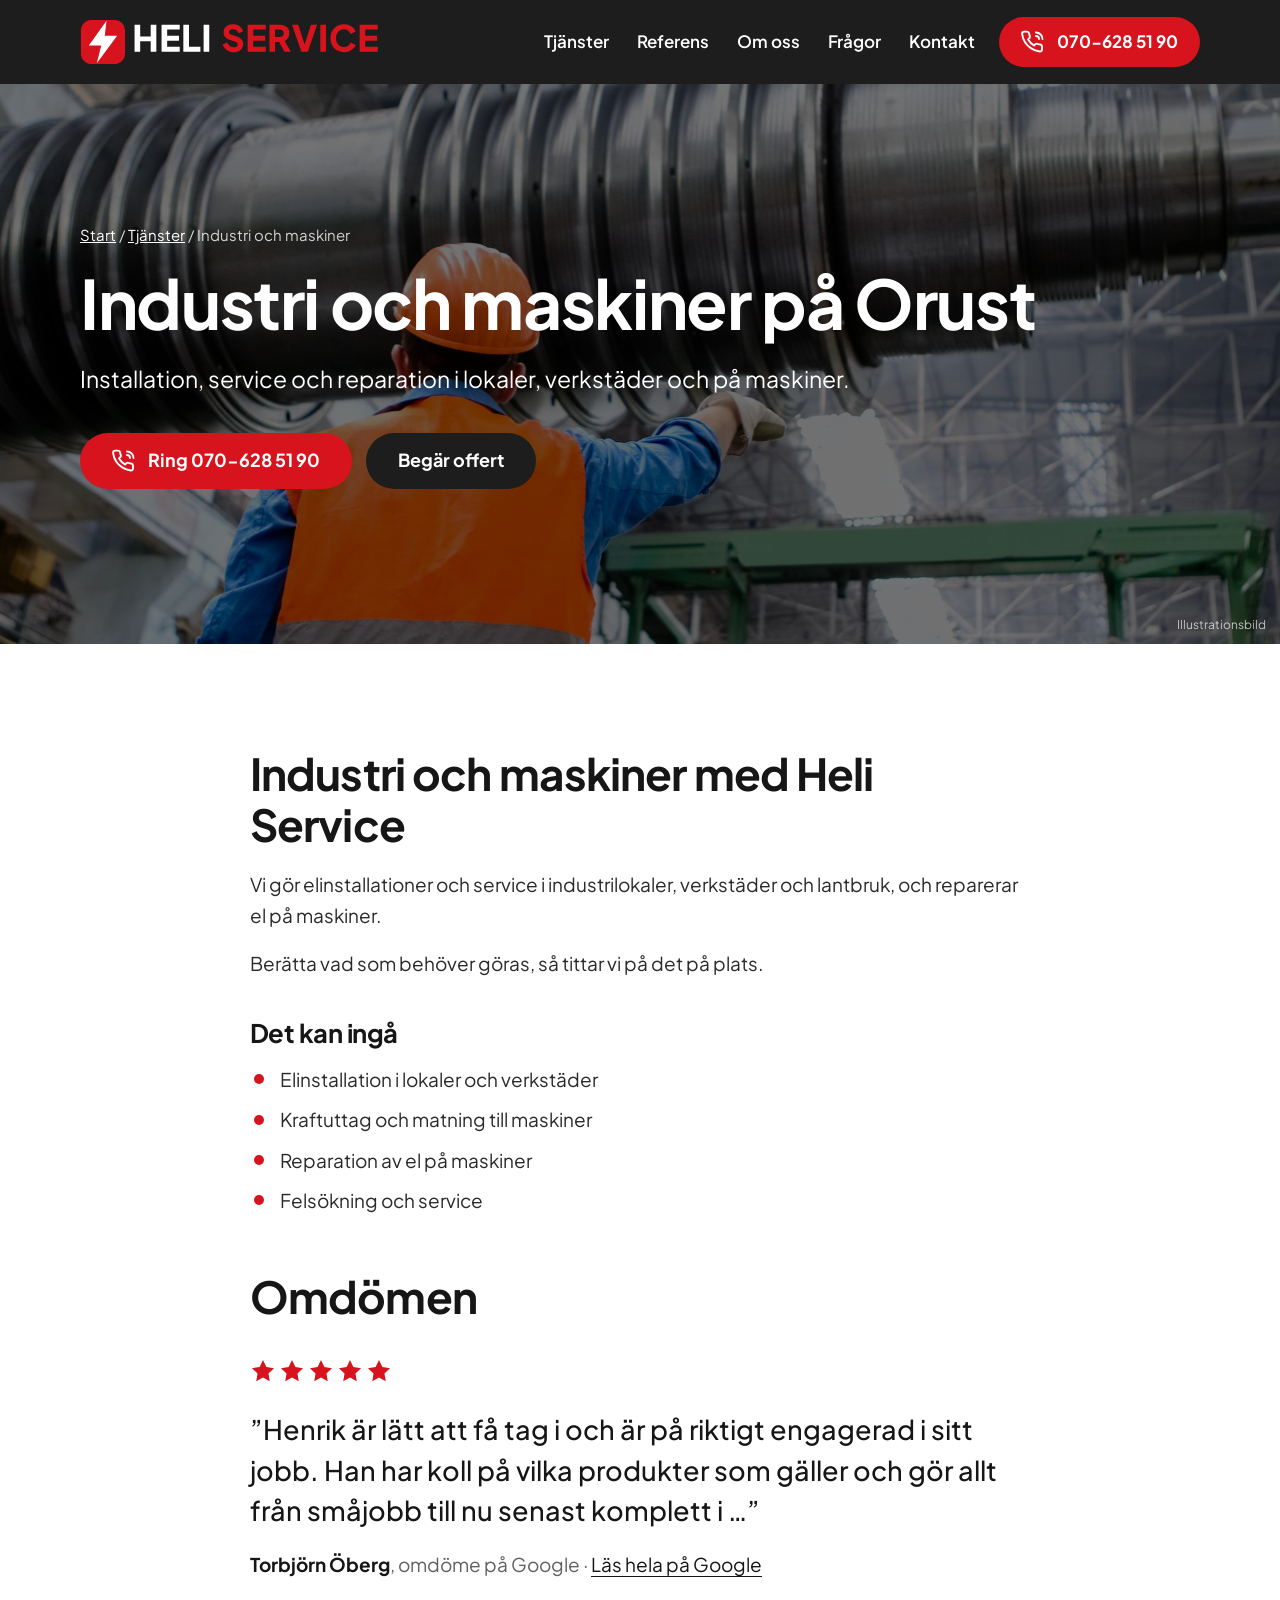
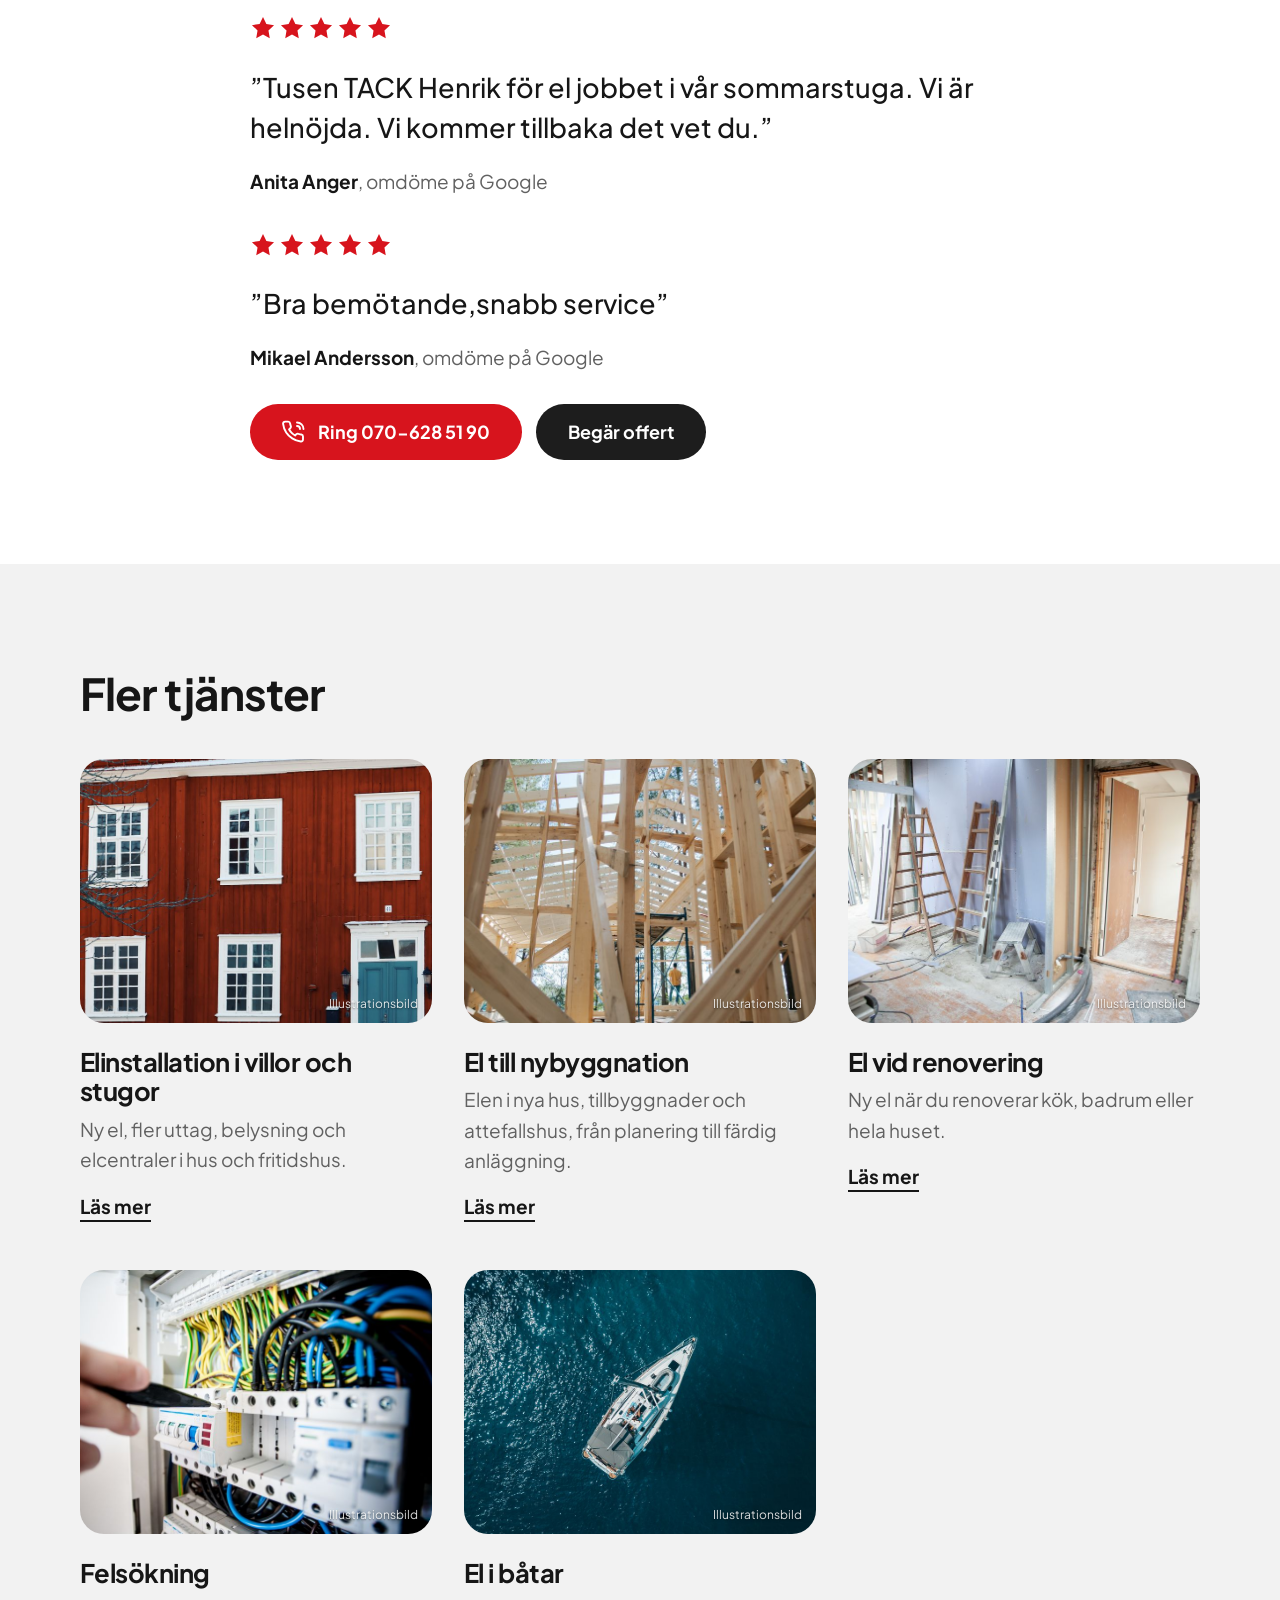
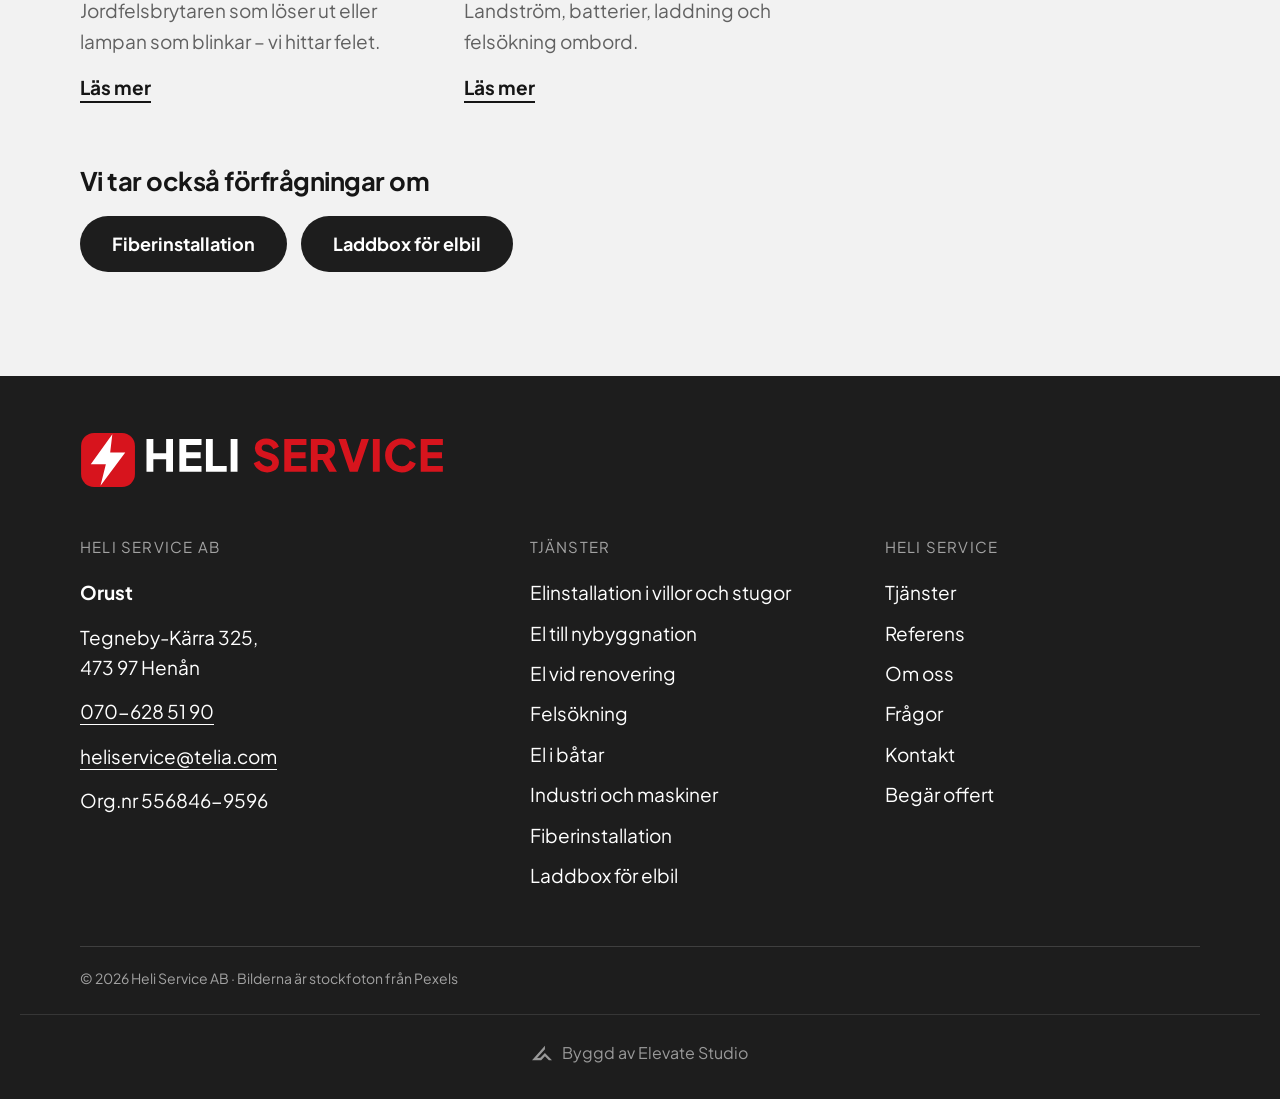
<file: docs/tjanst-industri.html>
<!doctype html>
<html lang="sv">
<head>
<meta charset="utf-8">
<meta name="viewport" content="width=device-width,initial-scale=1,viewport-fit=cover">
<title>Industri och maskiner på Orust | Heli Service AB</title>
<meta name="description" content="Industri och maskiner på Orust. Installation, service och reparation i lokaler, verkstäder och på maskiner. Heli Service AB, telefon 070-628 51 90.">
<link rel="canonical" href="https://elevatestudio018.github.io/heliservice/tjanst-industri.html">
<meta property="og:type" content="website">
<meta property="og:locale" content="sv_SE">
<meta property="og:site_name" content="Heli Service AB">
<meta property="og:title" content="Industri och maskiner på Orust | Heli Service AB">
<meta property="og:description" content="Industri och maskiner på Orust. Installation, service och reparation i lokaler, verkstäder och på maskiner. Heli Service AB, telefon 070-628 51 90.">
<meta property="og:image" content="https://elevatestudio018.github.io/heliservice/img/industri.jpg">
<meta name="theme-color" content="#1d1d1d">
<link rel="preconnect" href="https://fonts.googleapis.com"><link rel="preconnect" href="https://fonts.gstatic.com" crossorigin>
<link rel="stylesheet" href="https://fonts.googleapis.com/css2?family=Plus+Jakarta+Sans:wght@400;500;600;700;800&display=swap">
<link rel="stylesheet" href="assets/site.css">
<link rel="icon" href="img/favicon.svg" type="image/svg+xml">

</head>
<body>
<a class="skip" href="#main">Hoppa till innehållet</a>
<header class="head">
  <div class="wrap bar">
    <a class="logo" href="index.html" aria-label="Heli Service AB, till startsidan"><img class="logo-img" src="img/heli-service-logo.svg" alt="Heli Service" width="683" height="104"></a>
    <nav class="nav" aria-label="Huvudmeny"><a href="index.html#tjanster">Tjänster</a><a href="index.html#referens">Referens</a><a href="index.html#om-oss">Om oss</a><a href="index.html#fragor">Frågor</a><a href="index.html#kontakt">Kontakt</a></nav>
    <a class="pill pill-red head-call" href="tel:+46706285190"><svg class="pi" viewBox="0 0 24 24" fill="none" stroke="currentColor" stroke-width="1.9" stroke-linecap="round" stroke-linejoin="round" aria-hidden="true"><path d="M21 16.5v3a2 2 0 0 1-2.2 2 19.8 19.8 0 0 1-8.6-3.1 19.5 19.5 0 0 1-6-6A19.8 19.8 0 0 1 1.1 3.8 2 2 0 0 1 3.1 1.6h3a2 2 0 0 1 2 1.7c.1 1 .4 1.9.7 2.8a2 2 0 0 1-.5 2.1L7.1 9.5a16 16 0 0 0 6 6l1.3-1.3a2 2 0 0 1 2.1-.4c.9.3 1.8.6 2.8.7a2 2 0 0 1 1.7 2z"/><path d="M15 2.5a6.5 6.5 0 0 1 6.5 6.5M15 6a3 3 0 0 1 3 3"/></svg><span>070-628 51 90</span></a>
    <a class="round round-red head-round" href="tel:+46706285190" aria-label="Ring 070-628 51 90"><svg class="pi" viewBox="0 0 24 24" fill="none" stroke="currentColor" stroke-width="1.9" stroke-linecap="round" stroke-linejoin="round" aria-hidden="true"><path d="M21 16.5v3a2 2 0 0 1-2.2 2 19.8 19.8 0 0 1-8.6-3.1 19.5 19.5 0 0 1-6-6A19.8 19.8 0 0 1 1.1 3.8 2 2 0 0 1 3.1 1.6h3a2 2 0 0 1 2 1.7c.1 1 .4 1.9.7 2.8a2 2 0 0 1-.5 2.1L7.1 9.5a16 16 0 0 0 6 6l1.3-1.3a2 2 0 0 1 2.1-.4c.9.3 1.8.6 2.8.7a2 2 0 0 1 1.7 2z"/><path d="M15 2.5a6.5 6.5 0 0 1 6.5 6.5M15 6a3 3 0 0 1 3 3"/></svg></a>
    <button class="burger" id="menuBtn" type="button" aria-expanded="false" aria-controls="menu" aria-label="Meny"><span></span><span></span></button>
  </div>
  <nav class="menu" id="menu" aria-label="Meny" hidden>
    <div class="wrap">
      <ul class="menu-main"><li><a href="index.html#tjanster">Tjänster</a></li><li><a href="index.html#referens">Referens</a></li><li><a href="index.html#om-oss">Om oss</a></li><li><a href="index.html#fragor">Frågor</a></li><li><a href="index.html#kontakt">Kontakt</a></li></ul>
      <p class="menu-h">Tjänster</p><ul class="menu-svc"><li><a href="tjanst-elinstallation.html">Elinstallation i villor och stugor</a></li><li><a href="tjanst-nybyggnation.html">El till nybyggnation</a></li><li><a href="tjanst-renovering.html">El vid renovering</a></li><li><a href="tjanst-felsokning.html">Felsökning</a></li><li><a href="tjanst-batar.html">El i båtar</a></li><li><a href="tjanst-industri.html">Industri och maskiner</a></li><li><a href="tjanst-fiber.html">Fiberinstallation</a></li><li><a href="tjanst-laddbox.html">Laddbox för elbil</a></li></ul>
      <a class="pill pill-red " href="tel:+46706285190"><svg class="pi" viewBox="0 0 24 24" fill="none" stroke="currentColor" stroke-width="1.9" stroke-linecap="round" stroke-linejoin="round" aria-hidden="true"><path d="M21 16.5v3a2 2 0 0 1-2.2 2 19.8 19.8 0 0 1-8.6-3.1 19.5 19.5 0 0 1-6-6A19.8 19.8 0 0 1 1.1 3.8 2 2 0 0 1 3.1 1.6h3a2 2 0 0 1 2 1.7c.1 1 .4 1.9.7 2.8a2 2 0 0 1-.5 2.1L7.1 9.5a16 16 0 0 0 6 6l1.3-1.3a2 2 0 0 1 2.1-.4c.9.3 1.8.6 2.8.7a2 2 0 0 1 1.7 2z"/><path d="M15 2.5a6.5 6.5 0 0 1 6.5 6.5M15 6a3 3 0 0 1 3 3"/></svg><span>Ring 070-628 51 90</span></a>
    </div>
  </nav>
</header>
<main id="main">
<section class="hero hero-small" aria-labelledby="ph-h">
  <div class="hero-ph"><img src="img/industri.jpg" srcset="img/industri-s.jpg 800w, img/industri.jpg 1800w" sizes="100vw" alt="Montör i skyddsväst vid en stor maskin i en industrihall" fetchpriority="high" decoding="async" style="object-position:50% 40%"></div>
  <div class="wrap hero-in">
    <nav class="crumbs" aria-label="Brödsmulor"><a href="index.html">Start</a> / <a href="index.html#tjanster">Tjänster</a> / <span aria-current="page">Industri och maskiner</span></nav>
    <h1 id="ph-h">Industri och maskiner på Orust</h1>
    <p>Installation, service och reparation i lokaler, verkstäder och på maskiner.</p>
    <div class="btns"><a class="pill pill-red " href="tel:+46706285190"><svg class="pi" viewBox="0 0 24 24" fill="none" stroke="currentColor" stroke-width="1.9" stroke-linecap="round" stroke-linejoin="round" aria-hidden="true"><path d="M21 16.5v3a2 2 0 0 1-2.2 2 19.8 19.8 0 0 1-8.6-3.1 19.5 19.5 0 0 1-6-6A19.8 19.8 0 0 1 1.1 3.8 2 2 0 0 1 3.1 1.6h3a2 2 0 0 1 2 1.7c.1 1 .4 1.9.7 2.8a2 2 0 0 1-.5 2.1L7.1 9.5a16 16 0 0 0 6 6l1.3-1.3a2 2 0 0 1 2.1-.4c.9.3 1.8.6 2.8.7a2 2 0 0 1 1.7 2z"/><path d="M15 2.5a6.5 6.5 0 0 1 6.5 6.5M15 6a3 3 0 0 1 3 3"/></svg><span>Ring 070-628 51 90</span></a><a class="pill pill-dark" href="index.html?typ=Industri+och+maskiner#offert">Begär offert</a></div>
  </div>
  <span class="hero-note">Illustrationsbild</span>
</section>
<section class="sec">
  <div class="wrap narrow prose">
    <h2>Industri och maskiner med Heli Service</h2>
    <p>Vi gör elinstallationer och service i industrilokaler, verkstäder och lantbruk, och reparerar el på maskiner.</p><p>Berätta vad som behöver göras, så tittar vi på det på plats.</p>
    <h3>Det kan ingå</h3>
    <ul class="list"><li>Elinstallation i lokaler och verkstäder</li><li>Kraftuttag och matning till maskiner</li><li>Reparation av el på maskiner</li><li>Felsökning och service</li></ul>
    <h2>Omdömen</h2><figure class="review"><span class="stars" role="img" aria-label="5 av 5 stjärnor"><svg viewBox="0 0 20 20" aria-hidden="true"><path d="m10 1.6 2.6 5.4 5.9.8-4.3 4.1 1 5.9L10 15l-5.2 2.8 1-5.9L1.5 7.8l5.9-.8z"/></svg><svg viewBox="0 0 20 20" aria-hidden="true"><path d="m10 1.6 2.6 5.4 5.9.8-4.3 4.1 1 5.9L10 15l-5.2 2.8 1-5.9L1.5 7.8l5.9-.8z"/></svg><svg viewBox="0 0 20 20" aria-hidden="true"><path d="m10 1.6 2.6 5.4 5.9.8-4.3 4.1 1 5.9L10 15l-5.2 2.8 1-5.9L1.5 7.8l5.9-.8z"/></svg><svg viewBox="0 0 20 20" aria-hidden="true"><path d="m10 1.6 2.6 5.4 5.9.8-4.3 4.1 1 5.9L10 15l-5.2 2.8 1-5.9L1.5 7.8l5.9-.8z"/></svg><svg viewBox="0 0 20 20" aria-hidden="true"><path d="m10 1.6 2.6 5.4 5.9.8-4.3 4.1 1 5.9L10 15l-5.2 2.8 1-5.9L1.5 7.8l5.9-.8z"/></svg></span><blockquote><p>”Henrik är lätt att få tag i och är på riktigt engagerad i sitt jobb. Han har koll på vilka produkter som gäller och gör allt från småjobb till nu senast komplett i …”</p></blockquote><figcaption><b>Torbjörn Öberg</b>, omdöme på Google · <a href="https://www.google.com/maps/search/?api=1&query=Heli+Service+AB%2C+Tegneby-K%C3%A4rra+325%2C+473+97+Hen%C3%A5n" target="_blank" rel="noopener">Läs hela på Google</a></figcaption></figure><figure class="review"><span class="stars" role="img" aria-label="5 av 5 stjärnor"><svg viewBox="0 0 20 20" aria-hidden="true"><path d="m10 1.6 2.6 5.4 5.9.8-4.3 4.1 1 5.9L10 15l-5.2 2.8 1-5.9L1.5 7.8l5.9-.8z"/></svg><svg viewBox="0 0 20 20" aria-hidden="true"><path d="m10 1.6 2.6 5.4 5.9.8-4.3 4.1 1 5.9L10 15l-5.2 2.8 1-5.9L1.5 7.8l5.9-.8z"/></svg><svg viewBox="0 0 20 20" aria-hidden="true"><path d="m10 1.6 2.6 5.4 5.9.8-4.3 4.1 1 5.9L10 15l-5.2 2.8 1-5.9L1.5 7.8l5.9-.8z"/></svg><svg viewBox="0 0 20 20" aria-hidden="true"><path d="m10 1.6 2.6 5.4 5.9.8-4.3 4.1 1 5.9L10 15l-5.2 2.8 1-5.9L1.5 7.8l5.9-.8z"/></svg><svg viewBox="0 0 20 20" aria-hidden="true"><path d="m10 1.6 2.6 5.4 5.9.8-4.3 4.1 1 5.9L10 15l-5.2 2.8 1-5.9L1.5 7.8l5.9-.8z"/></svg></span><blockquote><p>”Tusen TACK Henrik för el jobbet i vår sommarstuga. Vi är helnöjda. Vi kommer tillbaka det vet du.”</p></blockquote><figcaption><b>Anita Anger</b>, omdöme på Google</figcaption></figure><figure class="review"><span class="stars" role="img" aria-label="5 av 5 stjärnor"><svg viewBox="0 0 20 20" aria-hidden="true"><path d="m10 1.6 2.6 5.4 5.9.8-4.3 4.1 1 5.9L10 15l-5.2 2.8 1-5.9L1.5 7.8l5.9-.8z"/></svg><svg viewBox="0 0 20 20" aria-hidden="true"><path d="m10 1.6 2.6 5.4 5.9.8-4.3 4.1 1 5.9L10 15l-5.2 2.8 1-5.9L1.5 7.8l5.9-.8z"/></svg><svg viewBox="0 0 20 20" aria-hidden="true"><path d="m10 1.6 2.6 5.4 5.9.8-4.3 4.1 1 5.9L10 15l-5.2 2.8 1-5.9L1.5 7.8l5.9-.8z"/></svg><svg viewBox="0 0 20 20" aria-hidden="true"><path d="m10 1.6 2.6 5.4 5.9.8-4.3 4.1 1 5.9L10 15l-5.2 2.8 1-5.9L1.5 7.8l5.9-.8z"/></svg><svg viewBox="0 0 20 20" aria-hidden="true"><path d="m10 1.6 2.6 5.4 5.9.8-4.3 4.1 1 5.9L10 15l-5.2 2.8 1-5.9L1.5 7.8l5.9-.8z"/></svg></span><blockquote><p>”Bra bemötande,snabb service”</p></blockquote><figcaption><b>Mikael Andersson</b>, omdöme på Google</figcaption></figure>
    <div class="btns"><a class="pill pill-red " href="tel:+46706285190"><svg class="pi" viewBox="0 0 24 24" fill="none" stroke="currentColor" stroke-width="1.9" stroke-linecap="round" stroke-linejoin="round" aria-hidden="true"><path d="M21 16.5v3a2 2 0 0 1-2.2 2 19.8 19.8 0 0 1-8.6-3.1 19.5 19.5 0 0 1-6-6A19.8 19.8 0 0 1 1.1 3.8 2 2 0 0 1 3.1 1.6h3a2 2 0 0 1 2 1.7c.1 1 .4 1.9.7 2.8a2 2 0 0 1-.5 2.1L7.1 9.5a16 16 0 0 0 6 6l1.3-1.3a2 2 0 0 1 2.1-.4c.9.3 1.8.6 2.8.7a2 2 0 0 1 1.7 2z"/><path d="M15 2.5a6.5 6.5 0 0 1 6.5 6.5M15 6a3 3 0 0 1 3 3"/></svg><span>Ring 070-628 51 90</span></a><a class="pill pill-dark" href="index.html?typ=Industri+och+maskiner#offert">Begär offert</a></div>
  </div>
</section>
<section class="sec tint">
  <div class="wrap">
    <h2>Fler tjänster</h2>
    <ul class="cards"><li class="card"><a href="tjanst-elinstallation.html"><figure class="ph"><img src="img/villa.jpg" srcset="img/villa-s.jpg 800w, img/villa.jpg 1800w" sizes="(min-width: 960px) 33vw, 100vw" alt="Rött trähus med vita fönster" loading="lazy" decoding="async" style="object-position:50% 40%"><figcaption>Illustrationsbild</figcaption></figure><h3>Elinstallation i villor och stugor</h3><p>Ny el, fler uttag, belysning och elcentraler i hus och fritidshus.</p><span class="more">Läs mer</span></a></li><li class="card"><a href="tjanst-nybyggnation.html"><figure class="ph"><img src="img/nybygge.jpg" srcset="img/nybygge-s.jpg 800w, img/nybygge.jpg 1800w" sizes="(min-width: 960px) 33vw, 100vw" alt="Regelstomme av trä under uppförande" loading="lazy" decoding="async" style="object-position:50% 50%"><figcaption>Illustrationsbild</figcaption></figure><h3>El till nybyggnation</h3><p>Elen i nya hus, tillbyggnader och attefallshus, från planering till färdig anläggning.</p><span class="more">Läs mer</span></a></li><li class="card"><a href="tjanst-renovering.html"><figure class="ph"><img src="img/renovering.jpg" srcset="img/renovering-s.jpg 800w, img/renovering.jpg 1800w" sizes="(min-width: 960px) 33vw, 100vw" alt="Rum under renovering med stegar och verktyg" loading="lazy" decoding="async" style="object-position:50% 50%"><figcaption>Illustrationsbild</figcaption></figure><h3>El vid renovering</h3><p>Ny el när du renoverar kök, badrum eller hela huset.</p><span class="more">Läs mer</span></a></li><li class="card"><a href="tjanst-felsokning.html"><figure class="ph"><img src="img/elcentral.jpg" srcset="img/elcentral-s.jpg 800w, img/elcentral.jpg 1800w" sizes="(min-width: 960px) 33vw, 100vw" alt="Hand som pekar på säkringar i en elcentral" loading="lazy" decoding="async" style="object-position:50% 50%"><figcaption>Illustrationsbild</figcaption></figure><h3>Felsökning</h3><p>Jordfelsbrytaren som löser ut eller lampan som blinkar – vi hittar felet.</p><span class="more">Läs mer</span></a></li><li class="card"><a href="tjanst-batar.html"><figure class="ph"><img src="img/batar.jpg" srcset="img/batar-s.jpg 800w, img/batar.jpg 1800w" sizes="(min-width: 960px) 33vw, 100vw" alt="Segelbåt på blått vatten sedd ovanifrån" loading="lazy" decoding="async" style="object-position:50% 50%"><figcaption>Illustrationsbild</figcaption></figure><h3>El i båtar</h3><p>Landström, batterier, laddning och felsökning ombord.</p><span class="more">Läs mer</span></a></li></ul>
    <h3 class="also-h">Vi tar också förfrågningar om</h3>
    <div class="btns"><a class="pill pill-dark" href="tjanst-fiber.html">Fiberinstallation</a><a class="pill pill-dark" href="tjanst-laddbox.html">Laddbox för elbil</a></div>
  </div>
</section>
</main>
<footer class="foot">
  <div class="wrap">
    <a class="logo" href="index.html" aria-label="Heli Service AB, till startsidan"><img class="logo-img" src="img/heli-service-logo.svg" alt="Heli Service" width="683" height="104"></a>
    <div class="foot-grid">
      <div>
        <p class="foot-h">Heli Service AB</p>
        <p><b>Orust</b></p>
        <p>Tegneby-Kärra 325,<br>473 97 Henån</p>
        <p><a href="tel:+46706285190">070-628 51 90</a></p><p><a href="mailto:heliservice@telia.com">heliservice@telia.com</a></p><p>Org.nr 556846-9596</p>
      </div>
      <div><p class="foot-h">Tjänster</p><ul><li><a href="tjanst-elinstallation.html">Elinstallation i villor och stugor</a></li><li><a href="tjanst-nybyggnation.html">El till nybyggnation</a></li><li><a href="tjanst-renovering.html">El vid renovering</a></li><li><a href="tjanst-felsokning.html">Felsökning</a></li><li><a href="tjanst-batar.html">El i båtar</a></li><li><a href="tjanst-industri.html">Industri och maskiner</a></li><li><a href="tjanst-fiber.html">Fiberinstallation</a></li><li><a href="tjanst-laddbox.html">Laddbox för elbil</a></li></ul></div>
      <div><p class="foot-h">Heli Service</p><ul><li><a href="index.html#tjanster">Tjänster</a></li><li><a href="index.html#referens">Referens</a></li><li><a href="index.html#om-oss">Om oss</a></li><li><a href="index.html#fragor">Frågor</a></li><li><a href="index.html#kontakt">Kontakt</a></li><li><a href="index.html#offert">Begär offert</a></li></ul></div>
    </div>
    <div class="foot-end">
      <span>© <span data-year>2026</span> Heli Service AB · Bilderna är stockfoton från Pexels</span>
    </div>
  </div>
<!-- elevate-credit -->
<style>.elevate-credit{max-width:1240px;margin:24px auto 0;padding:20px 16px 0;border-top:1px solid rgba(128,128,128,.25);display:flex;justify-content:center;box-sizing:border-box}.elevate-credit a{display:inline-flex;align-items:center;gap:10px;padding:8px 0;font:inherit;font-size:15px;line-height:1;color:inherit;opacity:.55;text-decoration:none;transition:opacity .2s}.elevate-credit a:hover,.elevate-credit a:focus-visible{opacity:1}.elevate-credit svg{width:20px;height:20px;flex:none;display:block}@media(min-width:1024px){.elevate-credit a{font-size:16px}}</style>
<div class="elevate-credit"><a href="https://elevatestudio.nu" target="_blank" rel="noopener"><svg viewBox="0 0 1884.3 1353.9" aria-hidden="true"><path d="M0.0 1353.9 L1218.7 0.0 L1218.7 329.1 L479.7 1136.4 L786.7 1132.4 L1215.5 687.4 L1884.3 1349.9 L1590.1 1349.9 L1218.6 994.7 L865.4 1349.9Z" fill="currentColor"/></svg>Byggd av Elevate Studio</a></div>
</footer>
<script src="assets/site.js" defer></script>
</body>
</html>
</file>
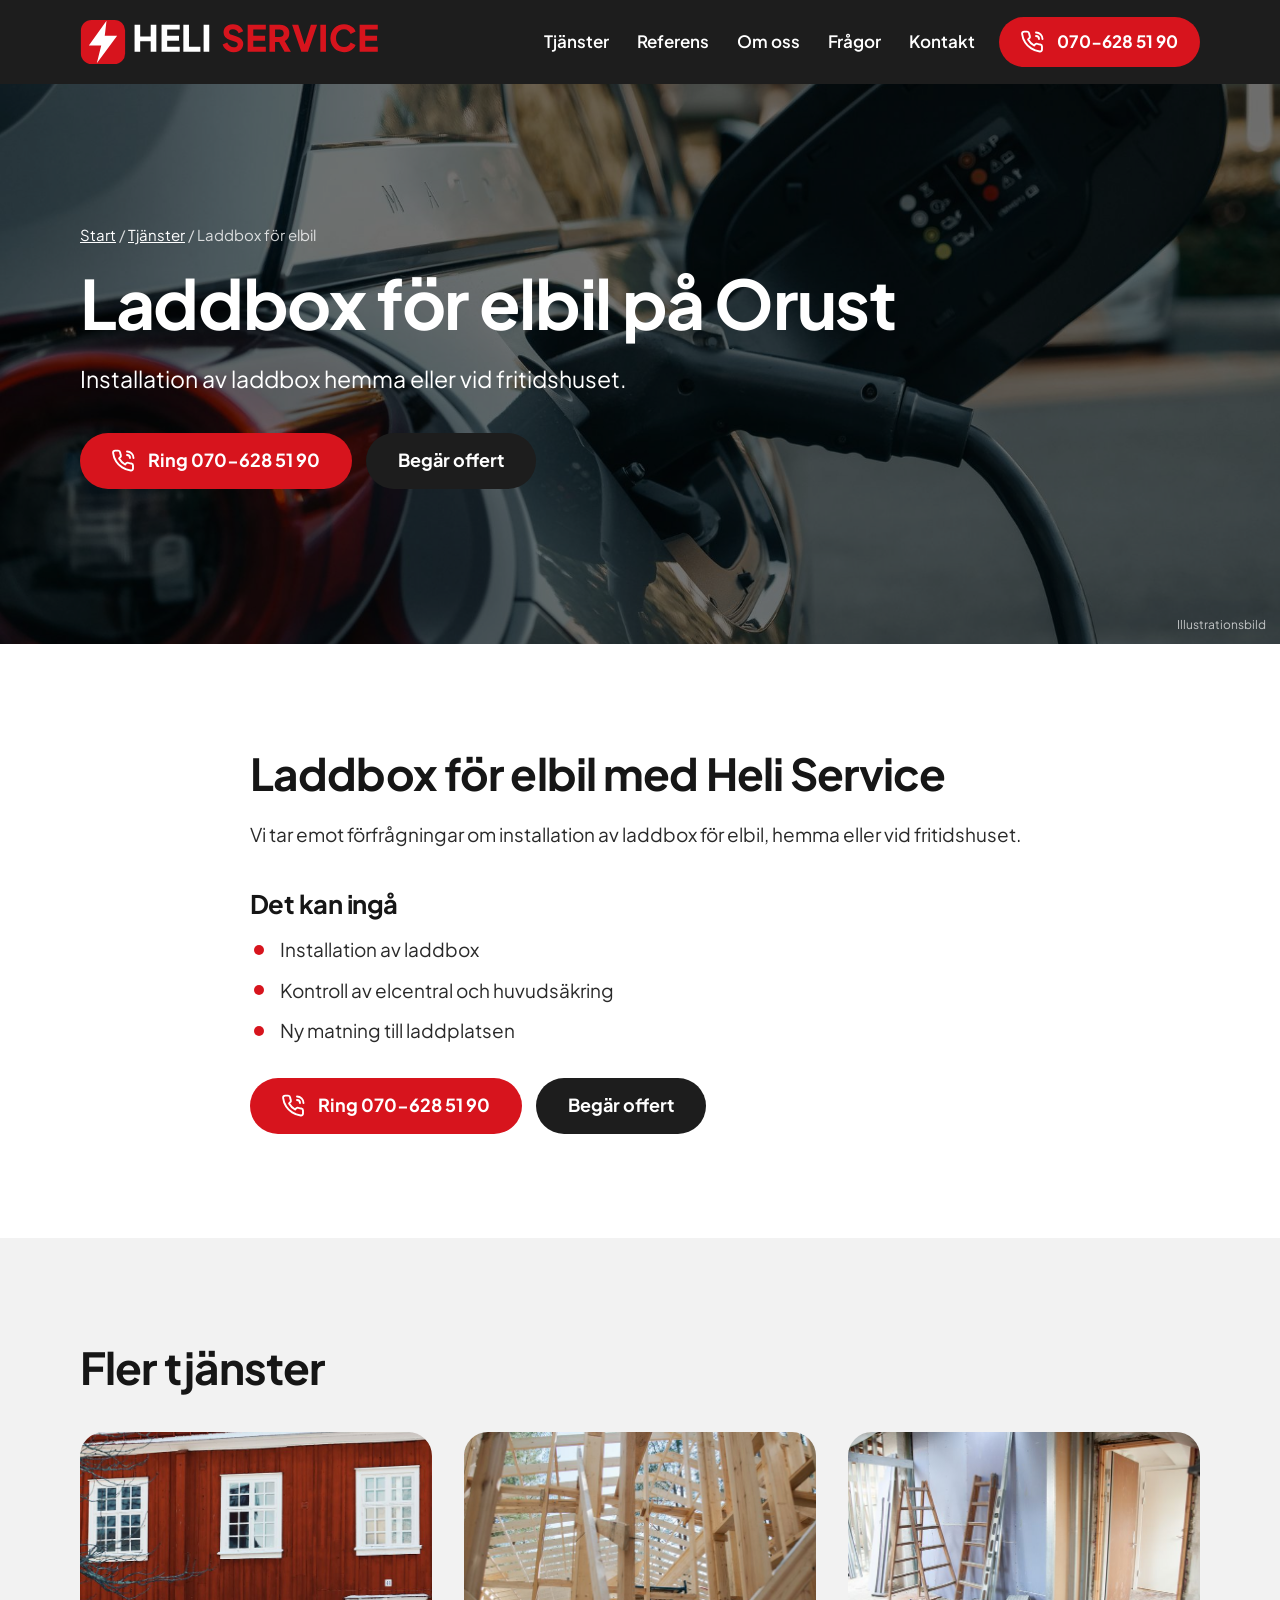
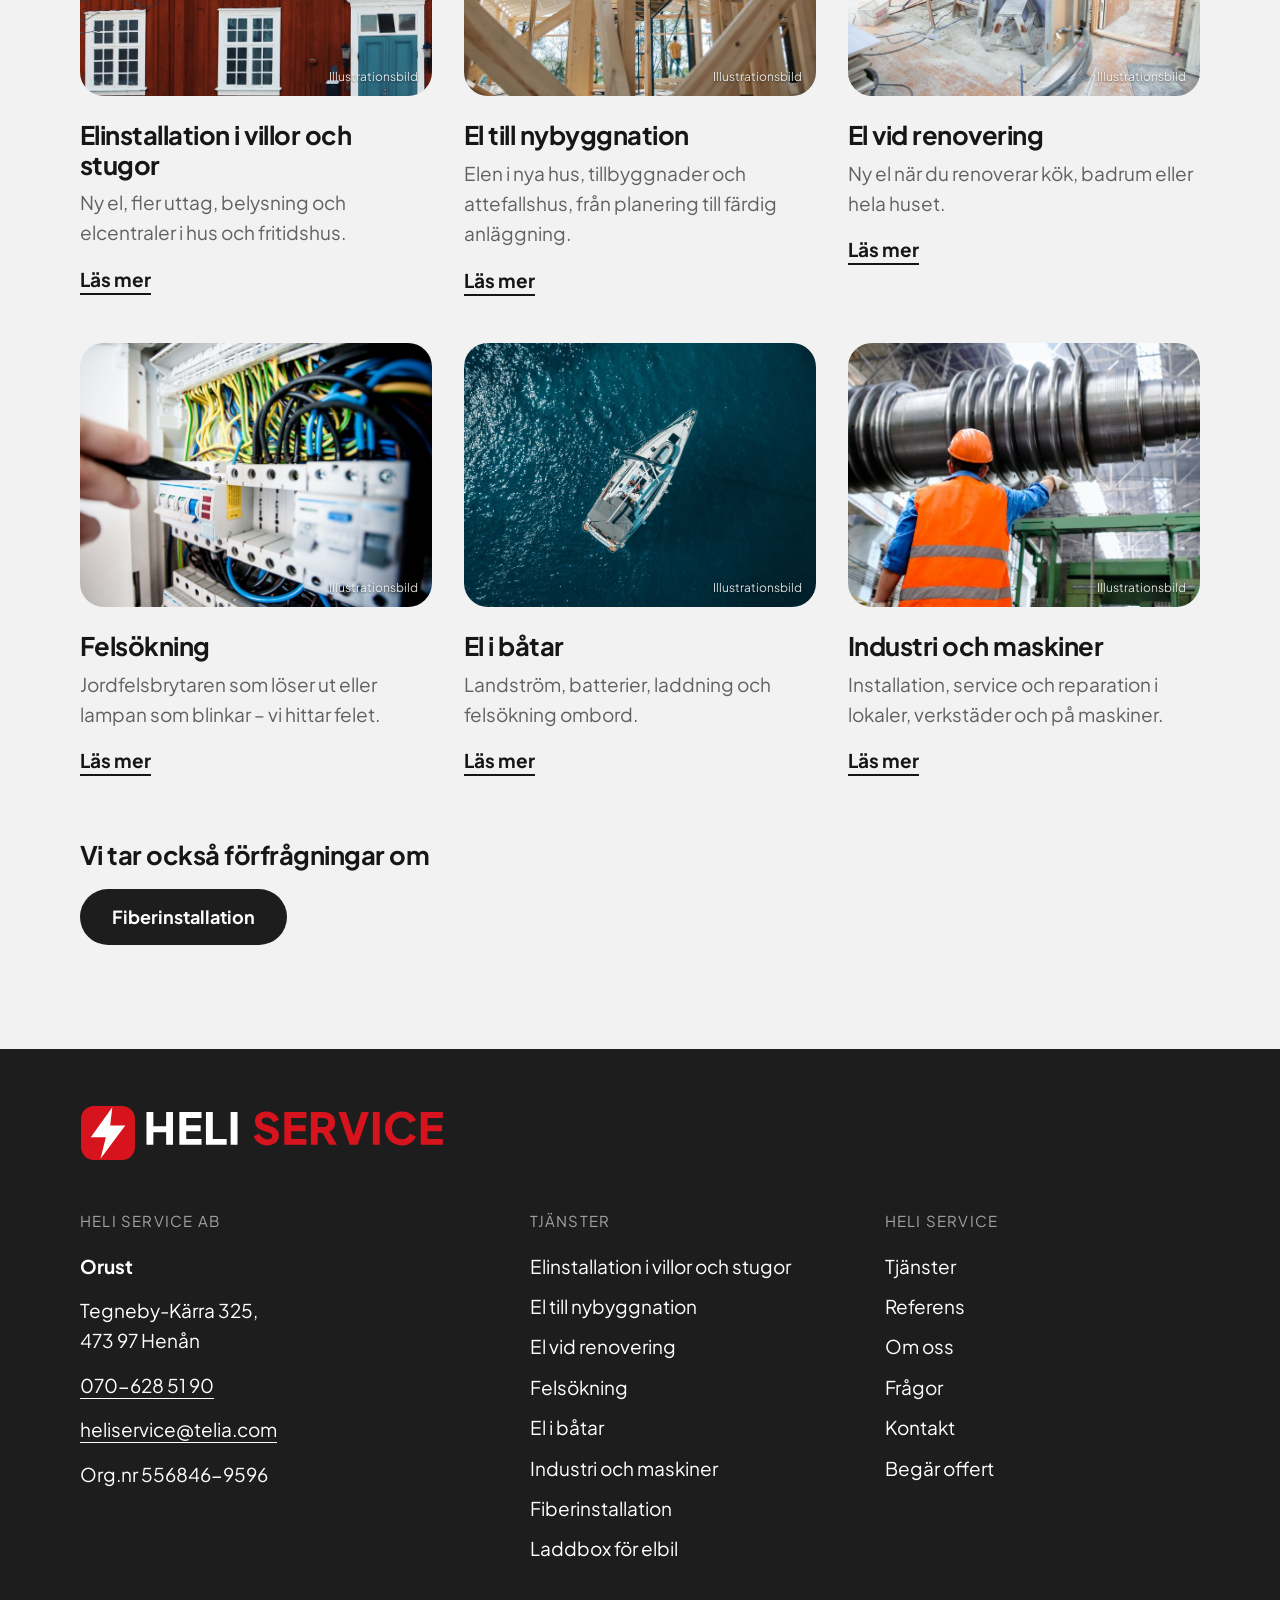
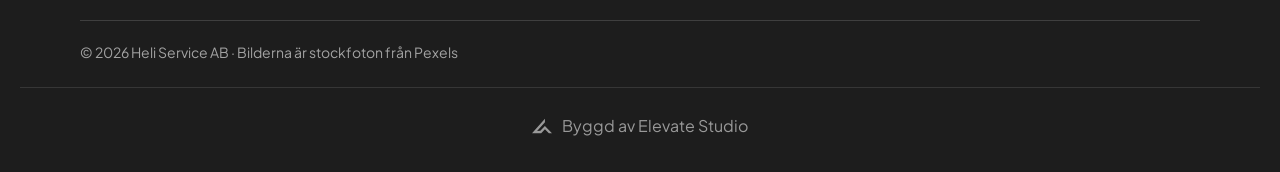
<file: docs/tjanst-laddbox.html>
<!doctype html>
<html lang="sv">
<head>
<meta charset="utf-8">
<meta name="viewport" content="width=device-width,initial-scale=1,viewport-fit=cover">
<title>Laddbox för elbil på Orust | Heli Service AB</title>
<meta name="description" content="Laddbox för elbil på Orust. Installation av laddbox hemma eller vid fritidshuset. Heli Service AB, telefon 070-628 51 90.">
<link rel="canonical" href="https://elevatestudio018.github.io/heliservice/tjanst-laddbox.html">
<meta property="og:type" content="website">
<meta property="og:locale" content="sv_SE">
<meta property="og:site_name" content="Heli Service AB">
<meta property="og:title" content="Laddbox för elbil på Orust | Heli Service AB">
<meta property="og:description" content="Laddbox för elbil på Orust. Installation av laddbox hemma eller vid fritidshuset. Heli Service AB, telefon 070-628 51 90.">
<meta property="og:image" content="https://elevatestudio018.github.io/heliservice/img/laddbox.jpg">
<meta name="theme-color" content="#1d1d1d">
<link rel="preconnect" href="https://fonts.googleapis.com"><link rel="preconnect" href="https://fonts.gstatic.com" crossorigin>
<link rel="stylesheet" href="https://fonts.googleapis.com/css2?family=Plus+Jakarta+Sans:wght@400;500;600;700;800&display=swap">
<link rel="stylesheet" href="assets/site.css">
<link rel="icon" href="img/favicon.svg" type="image/svg+xml">

</head>
<body>
<a class="skip" href="#main">Hoppa till innehållet</a>
<header class="head">
  <div class="wrap bar">
    <a class="logo" href="index.html" aria-label="Heli Service AB, till startsidan"><img class="logo-img" src="img/heli-service-logo.svg" alt="Heli Service" width="683" height="104"></a>
    <nav class="nav" aria-label="Huvudmeny"><a href="index.html#tjanster">Tjänster</a><a href="index.html#referens">Referens</a><a href="index.html#om-oss">Om oss</a><a href="index.html#fragor">Frågor</a><a href="index.html#kontakt">Kontakt</a></nav>
    <a class="pill pill-red head-call" href="tel:+46706285190"><svg class="pi" viewBox="0 0 24 24" fill="none" stroke="currentColor" stroke-width="1.9" stroke-linecap="round" stroke-linejoin="round" aria-hidden="true"><path d="M21 16.5v3a2 2 0 0 1-2.2 2 19.8 19.8 0 0 1-8.6-3.1 19.5 19.5 0 0 1-6-6A19.8 19.8 0 0 1 1.1 3.8 2 2 0 0 1 3.1 1.6h3a2 2 0 0 1 2 1.7c.1 1 .4 1.9.7 2.8a2 2 0 0 1-.5 2.1L7.1 9.5a16 16 0 0 0 6 6l1.3-1.3a2 2 0 0 1 2.1-.4c.9.3 1.8.6 2.8.7a2 2 0 0 1 1.7 2z"/><path d="M15 2.5a6.5 6.5 0 0 1 6.5 6.5M15 6a3 3 0 0 1 3 3"/></svg><span>070-628 51 90</span></a>
    <a class="round round-red head-round" href="tel:+46706285190" aria-label="Ring 070-628 51 90"><svg class="pi" viewBox="0 0 24 24" fill="none" stroke="currentColor" stroke-width="1.9" stroke-linecap="round" stroke-linejoin="round" aria-hidden="true"><path d="M21 16.5v3a2 2 0 0 1-2.2 2 19.8 19.8 0 0 1-8.6-3.1 19.5 19.5 0 0 1-6-6A19.8 19.8 0 0 1 1.1 3.8 2 2 0 0 1 3.1 1.6h3a2 2 0 0 1 2 1.7c.1 1 .4 1.9.7 2.8a2 2 0 0 1-.5 2.1L7.1 9.5a16 16 0 0 0 6 6l1.3-1.3a2 2 0 0 1 2.1-.4c.9.3 1.8.6 2.8.7a2 2 0 0 1 1.7 2z"/><path d="M15 2.5a6.5 6.5 0 0 1 6.5 6.5M15 6a3 3 0 0 1 3 3"/></svg></a>
    <button class="burger" id="menuBtn" type="button" aria-expanded="false" aria-controls="menu" aria-label="Meny"><span></span><span></span></button>
  </div>
  <nav class="menu" id="menu" aria-label="Meny" hidden>
    <div class="wrap">
      <ul class="menu-main"><li><a href="index.html#tjanster">Tjänster</a></li><li><a href="index.html#referens">Referens</a></li><li><a href="index.html#om-oss">Om oss</a></li><li><a href="index.html#fragor">Frågor</a></li><li><a href="index.html#kontakt">Kontakt</a></li></ul>
      <p class="menu-h">Tjänster</p><ul class="menu-svc"><li><a href="tjanst-elinstallation.html">Elinstallation i villor och stugor</a></li><li><a href="tjanst-nybyggnation.html">El till nybyggnation</a></li><li><a href="tjanst-renovering.html">El vid renovering</a></li><li><a href="tjanst-felsokning.html">Felsökning</a></li><li><a href="tjanst-batar.html">El i båtar</a></li><li><a href="tjanst-industri.html">Industri och maskiner</a></li><li><a href="tjanst-fiber.html">Fiberinstallation</a></li><li><a href="tjanst-laddbox.html">Laddbox för elbil</a></li></ul>
      <a class="pill pill-red " href="tel:+46706285190"><svg class="pi" viewBox="0 0 24 24" fill="none" stroke="currentColor" stroke-width="1.9" stroke-linecap="round" stroke-linejoin="round" aria-hidden="true"><path d="M21 16.5v3a2 2 0 0 1-2.2 2 19.8 19.8 0 0 1-8.6-3.1 19.5 19.5 0 0 1-6-6A19.8 19.8 0 0 1 1.1 3.8 2 2 0 0 1 3.1 1.6h3a2 2 0 0 1 2 1.7c.1 1 .4 1.9.7 2.8a2 2 0 0 1-.5 2.1L7.1 9.5a16 16 0 0 0 6 6l1.3-1.3a2 2 0 0 1 2.1-.4c.9.3 1.8.6 2.8.7a2 2 0 0 1 1.7 2z"/><path d="M15 2.5a6.5 6.5 0 0 1 6.5 6.5M15 6a3 3 0 0 1 3 3"/></svg><span>Ring 070-628 51 90</span></a>
    </div>
  </nav>
</header>
<main id="main">
<section class="hero hero-small" aria-labelledby="ph-h">
  <div class="hero-ph"><img src="img/laddbox.jpg" srcset="img/laddbox-s.jpg 800w, img/laddbox.jpg 1800w" sizes="100vw" alt="Laddkabel ansluten till en elbil" fetchpriority="high" decoding="async" style="object-position:50% 50%"></div>
  <div class="wrap hero-in">
    <nav class="crumbs" aria-label="Brödsmulor"><a href="index.html">Start</a> / <a href="index.html#tjanster">Tjänster</a> / <span aria-current="page">Laddbox för elbil</span></nav>
    <h1 id="ph-h">Laddbox för elbil på Orust</h1>
    <p>Installation av laddbox hemma eller vid fritidshuset.</p>
    <div class="btns"><a class="pill pill-red " href="tel:+46706285190"><svg class="pi" viewBox="0 0 24 24" fill="none" stroke="currentColor" stroke-width="1.9" stroke-linecap="round" stroke-linejoin="round" aria-hidden="true"><path d="M21 16.5v3a2 2 0 0 1-2.2 2 19.8 19.8 0 0 1-8.6-3.1 19.5 19.5 0 0 1-6-6A19.8 19.8 0 0 1 1.1 3.8 2 2 0 0 1 3.1 1.6h3a2 2 0 0 1 2 1.7c.1 1 .4 1.9.7 2.8a2 2 0 0 1-.5 2.1L7.1 9.5a16 16 0 0 0 6 6l1.3-1.3a2 2 0 0 1 2.1-.4c.9.3 1.8.6 2.8.7a2 2 0 0 1 1.7 2z"/><path d="M15 2.5a6.5 6.5 0 0 1 6.5 6.5M15 6a3 3 0 0 1 3 3"/></svg><span>Ring 070-628 51 90</span></a><a class="pill pill-dark" href="index.html?typ=Laddbox+f%C3%B6r+elbil#offert">Begär offert</a></div>
  </div>
  <span class="hero-note">Illustrationsbild</span>
</section>
<section class="sec">
  <div class="wrap narrow prose">
    <h2>Laddbox för elbil med Heli Service</h2>
    <p>Vi tar emot förfrågningar om installation av laddbox för elbil, hemma eller vid fritidshuset.</p>
    <h3>Det kan ingå</h3>
    <ul class="list"><li>Installation av laddbox</li><li>Kontroll av elcentral och huvudsäkring</li><li>Ny matning till laddplatsen</li></ul>
    
    <div class="btns"><a class="pill pill-red " href="tel:+46706285190"><svg class="pi" viewBox="0 0 24 24" fill="none" stroke="currentColor" stroke-width="1.9" stroke-linecap="round" stroke-linejoin="round" aria-hidden="true"><path d="M21 16.5v3a2 2 0 0 1-2.2 2 19.8 19.8 0 0 1-8.6-3.1 19.5 19.5 0 0 1-6-6A19.8 19.8 0 0 1 1.1 3.8 2 2 0 0 1 3.1 1.6h3a2 2 0 0 1 2 1.7c.1 1 .4 1.9.7 2.8a2 2 0 0 1-.5 2.1L7.1 9.5a16 16 0 0 0 6 6l1.3-1.3a2 2 0 0 1 2.1-.4c.9.3 1.8.6 2.8.7a2 2 0 0 1 1.7 2z"/><path d="M15 2.5a6.5 6.5 0 0 1 6.5 6.5M15 6a3 3 0 0 1 3 3"/></svg><span>Ring 070-628 51 90</span></a><a class="pill pill-dark" href="index.html?typ=Laddbox+f%C3%B6r+elbil#offert">Begär offert</a></div>
  </div>
</section>
<section class="sec tint">
  <div class="wrap">
    <h2>Fler tjänster</h2>
    <ul class="cards"><li class="card"><a href="tjanst-elinstallation.html"><figure class="ph"><img src="img/villa.jpg" srcset="img/villa-s.jpg 800w, img/villa.jpg 1800w" sizes="(min-width: 960px) 33vw, 100vw" alt="Rött trähus med vita fönster" loading="lazy" decoding="async" style="object-position:50% 40%"><figcaption>Illustrationsbild</figcaption></figure><h3>Elinstallation i villor och stugor</h3><p>Ny el, fler uttag, belysning och elcentraler i hus och fritidshus.</p><span class="more">Läs mer</span></a></li><li class="card"><a href="tjanst-nybyggnation.html"><figure class="ph"><img src="img/nybygge.jpg" srcset="img/nybygge-s.jpg 800w, img/nybygge.jpg 1800w" sizes="(min-width: 960px) 33vw, 100vw" alt="Regelstomme av trä under uppförande" loading="lazy" decoding="async" style="object-position:50% 50%"><figcaption>Illustrationsbild</figcaption></figure><h3>El till nybyggnation</h3><p>Elen i nya hus, tillbyggnader och attefallshus, från planering till färdig anläggning.</p><span class="more">Läs mer</span></a></li><li class="card"><a href="tjanst-renovering.html"><figure class="ph"><img src="img/renovering.jpg" srcset="img/renovering-s.jpg 800w, img/renovering.jpg 1800w" sizes="(min-width: 960px) 33vw, 100vw" alt="Rum under renovering med stegar och verktyg" loading="lazy" decoding="async" style="object-position:50% 50%"><figcaption>Illustrationsbild</figcaption></figure><h3>El vid renovering</h3><p>Ny el när du renoverar kök, badrum eller hela huset.</p><span class="more">Läs mer</span></a></li><li class="card"><a href="tjanst-felsokning.html"><figure class="ph"><img src="img/elcentral.jpg" srcset="img/elcentral-s.jpg 800w, img/elcentral.jpg 1800w" sizes="(min-width: 960px) 33vw, 100vw" alt="Hand som pekar på säkringar i en elcentral" loading="lazy" decoding="async" style="object-position:50% 50%"><figcaption>Illustrationsbild</figcaption></figure><h3>Felsökning</h3><p>Jordfelsbrytaren som löser ut eller lampan som blinkar – vi hittar felet.</p><span class="more">Läs mer</span></a></li><li class="card"><a href="tjanst-batar.html"><figure class="ph"><img src="img/batar.jpg" srcset="img/batar-s.jpg 800w, img/batar.jpg 1800w" sizes="(min-width: 960px) 33vw, 100vw" alt="Segelbåt på blått vatten sedd ovanifrån" loading="lazy" decoding="async" style="object-position:50% 50%"><figcaption>Illustrationsbild</figcaption></figure><h3>El i båtar</h3><p>Landström, batterier, laddning och felsökning ombord.</p><span class="more">Läs mer</span></a></li><li class="card"><a href="tjanst-industri.html"><figure class="ph"><img src="img/industri.jpg" srcset="img/industri-s.jpg 800w, img/industri.jpg 1800w" sizes="(min-width: 960px) 33vw, 100vw" alt="Montör i skyddsväst vid en stor maskin i en industrihall" loading="lazy" decoding="async" style="object-position:50% 40%"><figcaption>Illustrationsbild</figcaption></figure><h3>Industri och maskiner</h3><p>Installation, service och reparation i lokaler, verkstäder och på maskiner.</p><span class="more">Läs mer</span></a></li></ul>
    <h3 class="also-h">Vi tar också förfrågningar om</h3>
    <div class="btns"><a class="pill pill-dark" href="tjanst-fiber.html">Fiberinstallation</a></div>
  </div>
</section>
</main>
<footer class="foot">
  <div class="wrap">
    <a class="logo" href="index.html" aria-label="Heli Service AB, till startsidan"><img class="logo-img" src="img/heli-service-logo.svg" alt="Heli Service" width="683" height="104"></a>
    <div class="foot-grid">
      <div>
        <p class="foot-h">Heli Service AB</p>
        <p><b>Orust</b></p>
        <p>Tegneby-Kärra 325,<br>473 97 Henån</p>
        <p><a href="tel:+46706285190">070-628 51 90</a></p><p><a href="mailto:heliservice@telia.com">heliservice@telia.com</a></p><p>Org.nr 556846-9596</p>
      </div>
      <div><p class="foot-h">Tjänster</p><ul><li><a href="tjanst-elinstallation.html">Elinstallation i villor och stugor</a></li><li><a href="tjanst-nybyggnation.html">El till nybyggnation</a></li><li><a href="tjanst-renovering.html">El vid renovering</a></li><li><a href="tjanst-felsokning.html">Felsökning</a></li><li><a href="tjanst-batar.html">El i båtar</a></li><li><a href="tjanst-industri.html">Industri och maskiner</a></li><li><a href="tjanst-fiber.html">Fiberinstallation</a></li><li><a href="tjanst-laddbox.html">Laddbox för elbil</a></li></ul></div>
      <div><p class="foot-h">Heli Service</p><ul><li><a href="index.html#tjanster">Tjänster</a></li><li><a href="index.html#referens">Referens</a></li><li><a href="index.html#om-oss">Om oss</a></li><li><a href="index.html#fragor">Frågor</a></li><li><a href="index.html#kontakt">Kontakt</a></li><li><a href="index.html#offert">Begär offert</a></li></ul></div>
    </div>
    <div class="foot-end">
      <span>© <span data-year>2026</span> Heli Service AB · Bilderna är stockfoton från Pexels</span>
    </div>
  </div>
<!-- elevate-credit -->
<style>.elevate-credit{max-width:1240px;margin:24px auto 0;padding:20px 16px 0;border-top:1px solid rgba(128,128,128,.25);display:flex;justify-content:center;box-sizing:border-box}.elevate-credit a{display:inline-flex;align-items:center;gap:10px;padding:8px 0;font:inherit;font-size:15px;line-height:1;color:inherit;opacity:.55;text-decoration:none;transition:opacity .2s}.elevate-credit a:hover,.elevate-credit a:focus-visible{opacity:1}.elevate-credit svg{width:20px;height:20px;flex:none;display:block}@media(min-width:1024px){.elevate-credit a{font-size:16px}}</style>
<div class="elevate-credit"><a href="https://elevatestudio.nu" target="_blank" rel="noopener"><svg viewBox="0 0 1884.3 1353.9" aria-hidden="true"><path d="M0.0 1353.9 L1218.7 0.0 L1218.7 329.1 L479.7 1136.4 L786.7 1132.4 L1215.5 687.4 L1884.3 1349.9 L1590.1 1349.9 L1218.6 994.7 L865.4 1349.9Z" fill="currentColor"/></svg>Byggd av Elevate Studio</a></div>
</footer>
<script src="assets/site.js" defer></script>
</body>
</html>
</file>
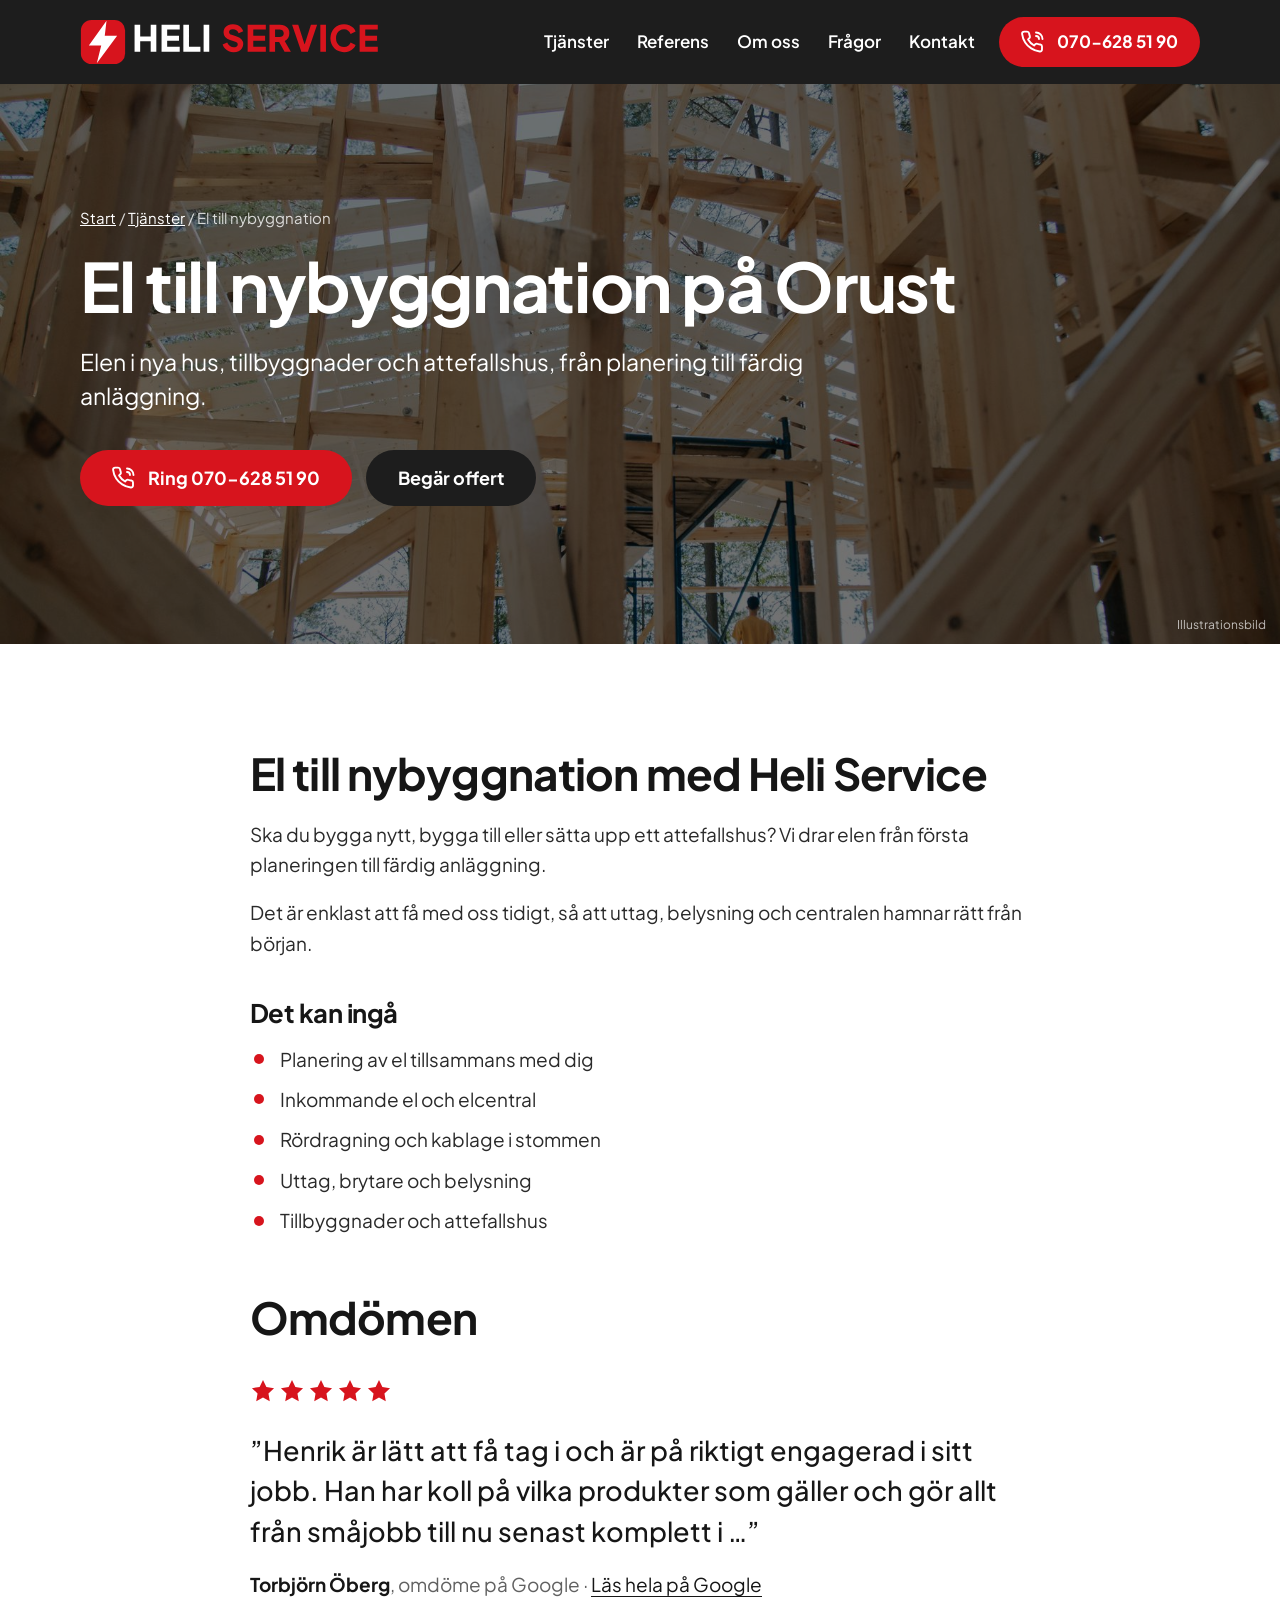
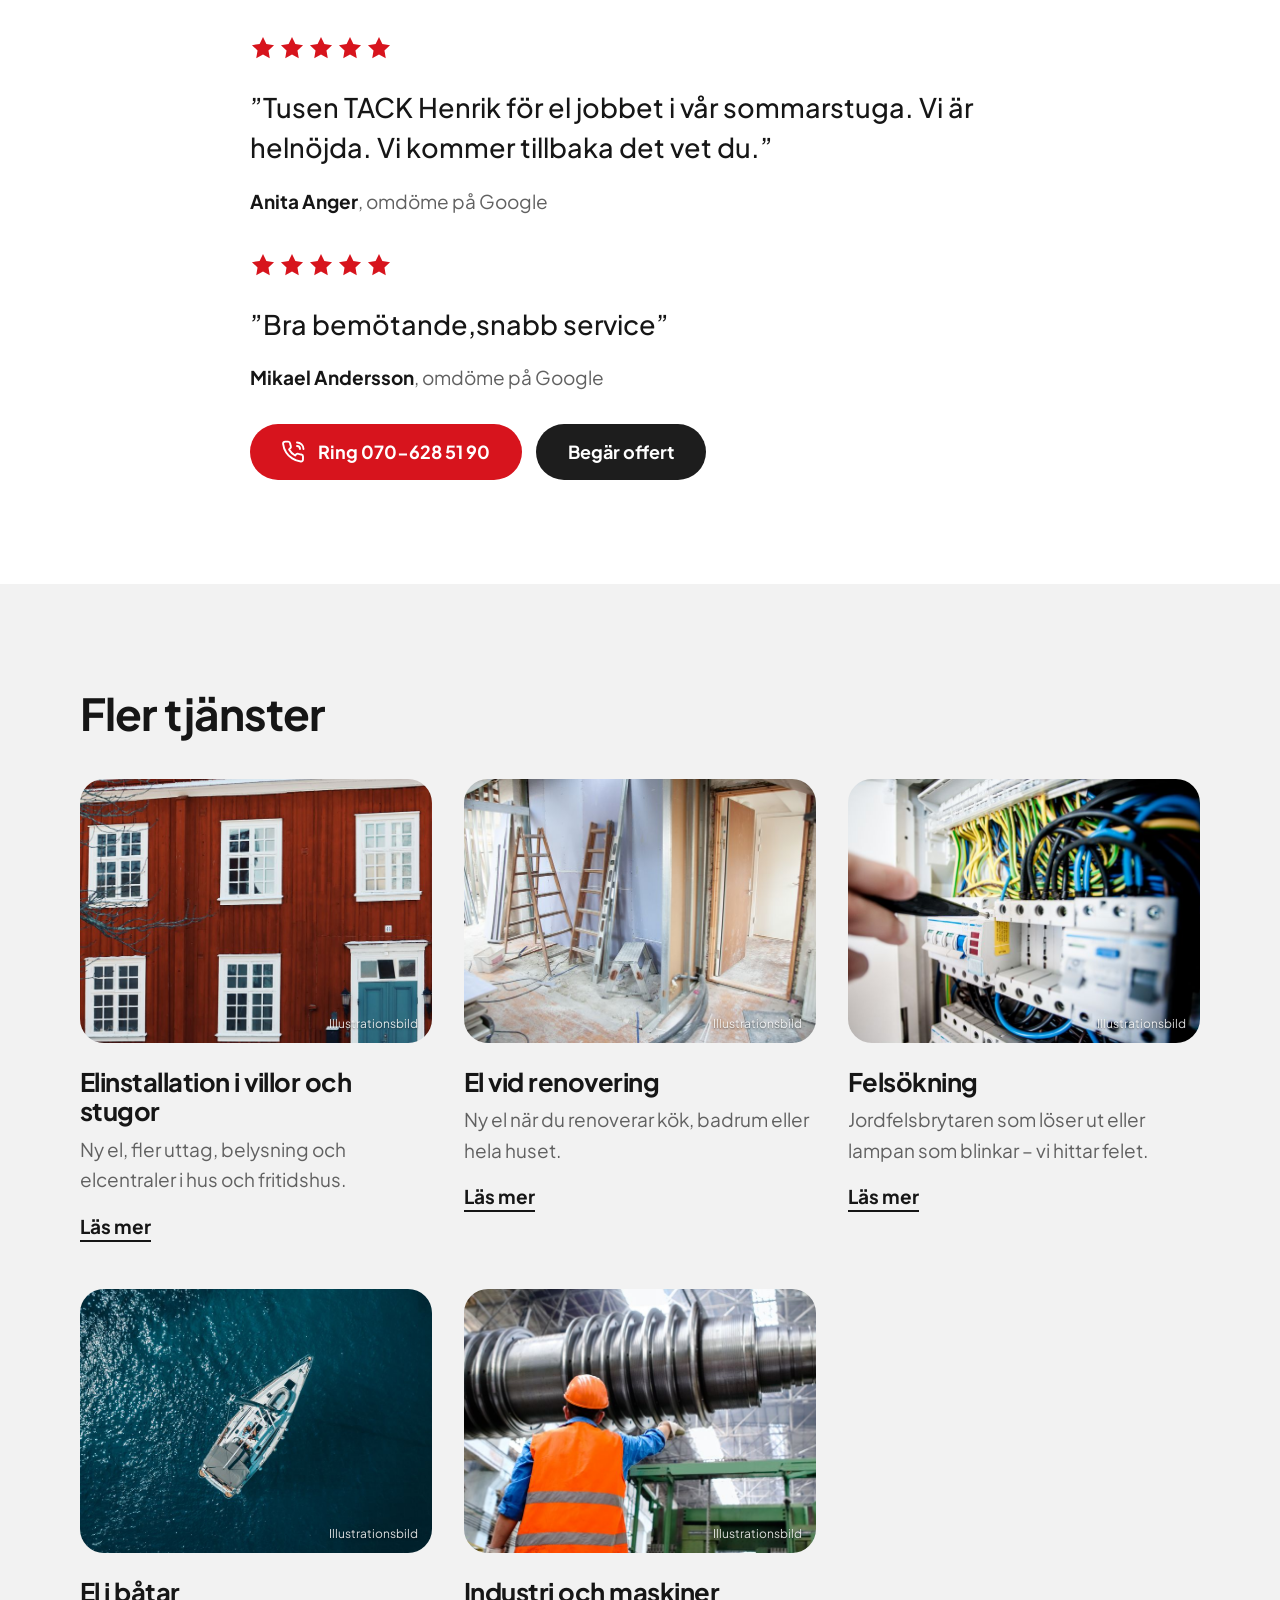
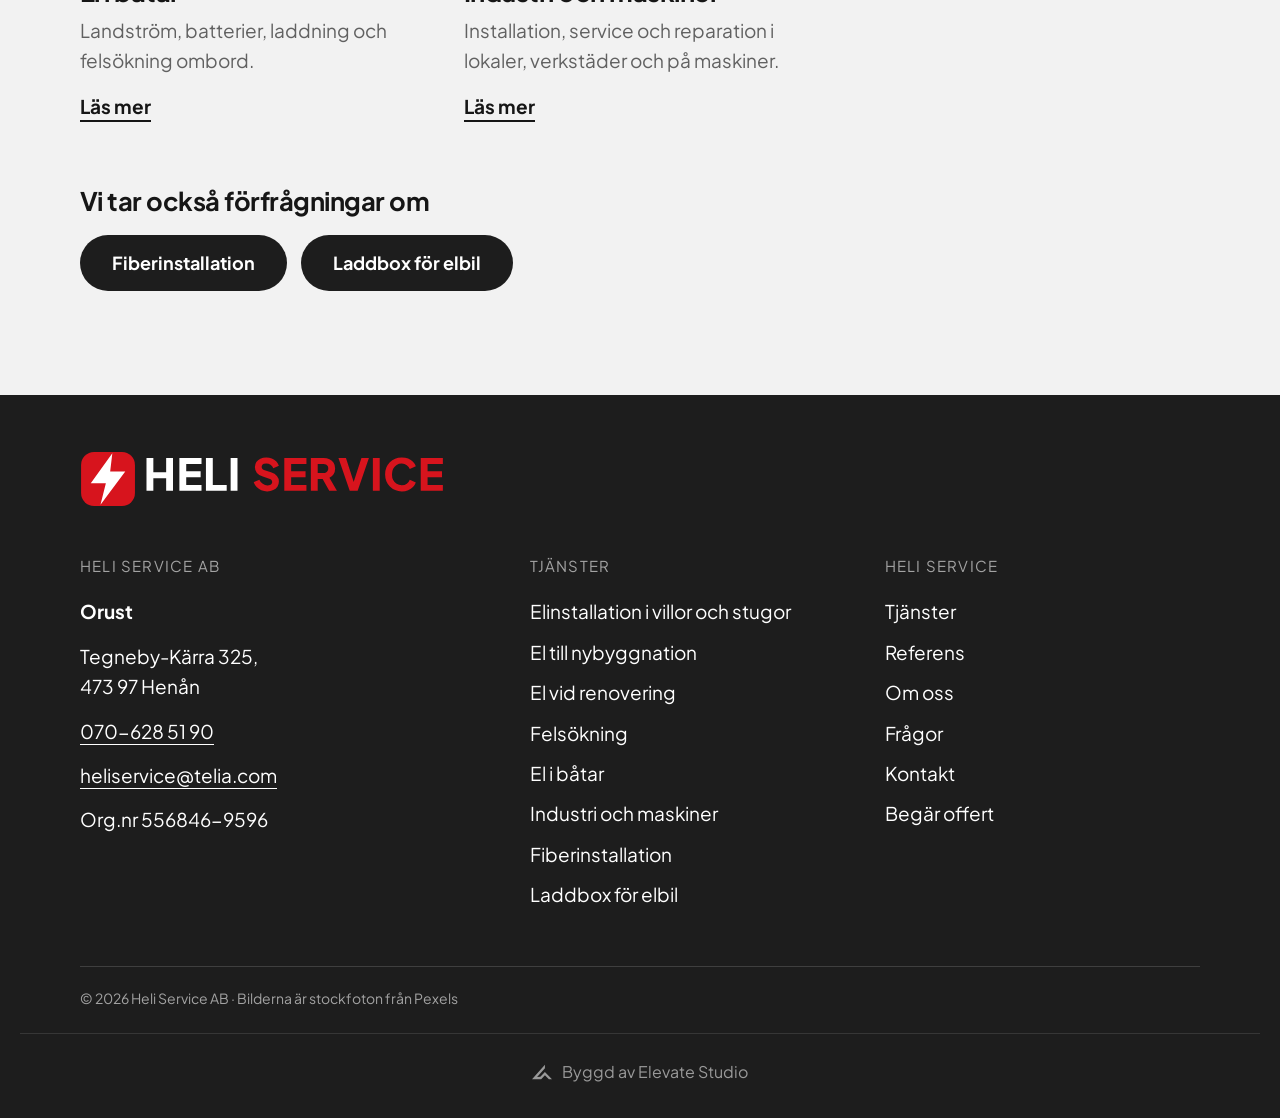
<file: docs/tjanst-nybyggnation.html>
<!doctype html>
<html lang="sv">
<head>
<meta charset="utf-8">
<meta name="viewport" content="width=device-width,initial-scale=1,viewport-fit=cover">
<title>El till nybyggnation på Orust | Heli Service AB</title>
<meta name="description" content="El till nybyggnation på Orust. Elen i nya hus, tillbyggnader och attefallshus, från planering till färdig anläggning. Heli Service AB, telefon 070-628 51 90.">
<link rel="canonical" href="https://elevatestudio018.github.io/heliservice/tjanst-nybyggnation.html">
<meta property="og:type" content="website">
<meta property="og:locale" content="sv_SE">
<meta property="og:site_name" content="Heli Service AB">
<meta property="og:title" content="El till nybyggnation på Orust | Heli Service AB">
<meta property="og:description" content="El till nybyggnation på Orust. Elen i nya hus, tillbyggnader och attefallshus, från planering till färdig anläggning. Heli Service AB, telefon 070-628 51 90.">
<meta property="og:image" content="https://elevatestudio018.github.io/heliservice/img/nybygge.jpg">
<meta name="theme-color" content="#1d1d1d">
<link rel="preconnect" href="https://fonts.googleapis.com"><link rel="preconnect" href="https://fonts.gstatic.com" crossorigin>
<link rel="stylesheet" href="https://fonts.googleapis.com/css2?family=Plus+Jakarta+Sans:wght@400;500;600;700;800&display=swap">
<link rel="stylesheet" href="assets/site.css">
<link rel="icon" href="img/favicon.svg" type="image/svg+xml">

</head>
<body>
<a class="skip" href="#main">Hoppa till innehållet</a>
<header class="head">
  <div class="wrap bar">
    <a class="logo" href="index.html" aria-label="Heli Service AB, till startsidan"><img class="logo-img" src="img/heli-service-logo.svg" alt="Heli Service" width="683" height="104"></a>
    <nav class="nav" aria-label="Huvudmeny"><a href="index.html#tjanster">Tjänster</a><a href="index.html#referens">Referens</a><a href="index.html#om-oss">Om oss</a><a href="index.html#fragor">Frågor</a><a href="index.html#kontakt">Kontakt</a></nav>
    <a class="pill pill-red head-call" href="tel:+46706285190"><svg class="pi" viewBox="0 0 24 24" fill="none" stroke="currentColor" stroke-width="1.9" stroke-linecap="round" stroke-linejoin="round" aria-hidden="true"><path d="M21 16.5v3a2 2 0 0 1-2.2 2 19.8 19.8 0 0 1-8.6-3.1 19.5 19.5 0 0 1-6-6A19.8 19.8 0 0 1 1.1 3.8 2 2 0 0 1 3.1 1.6h3a2 2 0 0 1 2 1.7c.1 1 .4 1.9.7 2.8a2 2 0 0 1-.5 2.1L7.1 9.5a16 16 0 0 0 6 6l1.3-1.3a2 2 0 0 1 2.1-.4c.9.3 1.8.6 2.8.7a2 2 0 0 1 1.7 2z"/><path d="M15 2.5a6.5 6.5 0 0 1 6.5 6.5M15 6a3 3 0 0 1 3 3"/></svg><span>070-628 51 90</span></a>
    <a class="round round-red head-round" href="tel:+46706285190" aria-label="Ring 070-628 51 90"><svg class="pi" viewBox="0 0 24 24" fill="none" stroke="currentColor" stroke-width="1.9" stroke-linecap="round" stroke-linejoin="round" aria-hidden="true"><path d="M21 16.5v3a2 2 0 0 1-2.2 2 19.8 19.8 0 0 1-8.6-3.1 19.5 19.5 0 0 1-6-6A19.8 19.8 0 0 1 1.1 3.8 2 2 0 0 1 3.1 1.6h3a2 2 0 0 1 2 1.7c.1 1 .4 1.9.7 2.8a2 2 0 0 1-.5 2.1L7.1 9.5a16 16 0 0 0 6 6l1.3-1.3a2 2 0 0 1 2.1-.4c.9.3 1.8.6 2.8.7a2 2 0 0 1 1.7 2z"/><path d="M15 2.5a6.5 6.5 0 0 1 6.5 6.5M15 6a3 3 0 0 1 3 3"/></svg></a>
    <button class="burger" id="menuBtn" type="button" aria-expanded="false" aria-controls="menu" aria-label="Meny"><span></span><span></span></button>
  </div>
  <nav class="menu" id="menu" aria-label="Meny" hidden>
    <div class="wrap">
      <ul class="menu-main"><li><a href="index.html#tjanster">Tjänster</a></li><li><a href="index.html#referens">Referens</a></li><li><a href="index.html#om-oss">Om oss</a></li><li><a href="index.html#fragor">Frågor</a></li><li><a href="index.html#kontakt">Kontakt</a></li></ul>
      <p class="menu-h">Tjänster</p><ul class="menu-svc"><li><a href="tjanst-elinstallation.html">Elinstallation i villor och stugor</a></li><li><a href="tjanst-nybyggnation.html">El till nybyggnation</a></li><li><a href="tjanst-renovering.html">El vid renovering</a></li><li><a href="tjanst-felsokning.html">Felsökning</a></li><li><a href="tjanst-batar.html">El i båtar</a></li><li><a href="tjanst-industri.html">Industri och maskiner</a></li><li><a href="tjanst-fiber.html">Fiberinstallation</a></li><li><a href="tjanst-laddbox.html">Laddbox för elbil</a></li></ul>
      <a class="pill pill-red " href="tel:+46706285190"><svg class="pi" viewBox="0 0 24 24" fill="none" stroke="currentColor" stroke-width="1.9" stroke-linecap="round" stroke-linejoin="round" aria-hidden="true"><path d="M21 16.5v3a2 2 0 0 1-2.2 2 19.8 19.8 0 0 1-8.6-3.1 19.5 19.5 0 0 1-6-6A19.8 19.8 0 0 1 1.1 3.8 2 2 0 0 1 3.1 1.6h3a2 2 0 0 1 2 1.7c.1 1 .4 1.9.7 2.8a2 2 0 0 1-.5 2.1L7.1 9.5a16 16 0 0 0 6 6l1.3-1.3a2 2 0 0 1 2.1-.4c.9.3 1.8.6 2.8.7a2 2 0 0 1 1.7 2z"/><path d="M15 2.5a6.5 6.5 0 0 1 6.5 6.5M15 6a3 3 0 0 1 3 3"/></svg><span>Ring 070-628 51 90</span></a>
    </div>
  </nav>
</header>
<main id="main">
<section class="hero hero-small" aria-labelledby="ph-h">
  <div class="hero-ph"><img src="img/nybygge.jpg" srcset="img/nybygge-s.jpg 800w, img/nybygge.jpg 1800w" sizes="100vw" alt="Regelstomme av trä under uppförande" fetchpriority="high" decoding="async" style="object-position:50% 50%"></div>
  <div class="wrap hero-in">
    <nav class="crumbs" aria-label="Brödsmulor"><a href="index.html">Start</a> / <a href="index.html#tjanster">Tjänster</a> / <span aria-current="page">El till nybyggnation</span></nav>
    <h1 id="ph-h">El till nybyggnation på Orust</h1>
    <p>Elen i nya hus, tillbyggnader och attefallshus, från planering till färdig anläggning.</p>
    <div class="btns"><a class="pill pill-red " href="tel:+46706285190"><svg class="pi" viewBox="0 0 24 24" fill="none" stroke="currentColor" stroke-width="1.9" stroke-linecap="round" stroke-linejoin="round" aria-hidden="true"><path d="M21 16.5v3a2 2 0 0 1-2.2 2 19.8 19.8 0 0 1-8.6-3.1 19.5 19.5 0 0 1-6-6A19.8 19.8 0 0 1 1.1 3.8 2 2 0 0 1 3.1 1.6h3a2 2 0 0 1 2 1.7c.1 1 .4 1.9.7 2.8a2 2 0 0 1-.5 2.1L7.1 9.5a16 16 0 0 0 6 6l1.3-1.3a2 2 0 0 1 2.1-.4c.9.3 1.8.6 2.8.7a2 2 0 0 1 1.7 2z"/><path d="M15 2.5a6.5 6.5 0 0 1 6.5 6.5M15 6a3 3 0 0 1 3 3"/></svg><span>Ring 070-628 51 90</span></a><a class="pill pill-dark" href="index.html?typ=El+till+nybyggnation#offert">Begär offert</a></div>
  </div>
  <span class="hero-note">Illustrationsbild</span>
</section>
<section class="sec">
  <div class="wrap narrow prose">
    <h2>El till nybyggnation med Heli Service</h2>
    <p>Ska du bygga nytt, bygga till eller sätta upp ett attefallshus? Vi drar elen från första planeringen till färdig anläggning.</p><p>Det är enklast att få med oss tidigt, så att uttag, belysning och centralen hamnar rätt från början.</p>
    <h3>Det kan ingå</h3>
    <ul class="list"><li>Planering av el tillsammans med dig</li><li>Inkommande el och elcentral</li><li>Rördragning och kablage i stommen</li><li>Uttag, brytare och belysning</li><li>Tillbyggnader och attefallshus</li></ul>
    <h2>Omdömen</h2><figure class="review"><span class="stars" role="img" aria-label="5 av 5 stjärnor"><svg viewBox="0 0 20 20" aria-hidden="true"><path d="m10 1.6 2.6 5.4 5.9.8-4.3 4.1 1 5.9L10 15l-5.2 2.8 1-5.9L1.5 7.8l5.9-.8z"/></svg><svg viewBox="0 0 20 20" aria-hidden="true"><path d="m10 1.6 2.6 5.4 5.9.8-4.3 4.1 1 5.9L10 15l-5.2 2.8 1-5.9L1.5 7.8l5.9-.8z"/></svg><svg viewBox="0 0 20 20" aria-hidden="true"><path d="m10 1.6 2.6 5.4 5.9.8-4.3 4.1 1 5.9L10 15l-5.2 2.8 1-5.9L1.5 7.8l5.9-.8z"/></svg><svg viewBox="0 0 20 20" aria-hidden="true"><path d="m10 1.6 2.6 5.4 5.9.8-4.3 4.1 1 5.9L10 15l-5.2 2.8 1-5.9L1.5 7.8l5.9-.8z"/></svg><svg viewBox="0 0 20 20" aria-hidden="true"><path d="m10 1.6 2.6 5.4 5.9.8-4.3 4.1 1 5.9L10 15l-5.2 2.8 1-5.9L1.5 7.8l5.9-.8z"/></svg></span><blockquote><p>”Henrik är lätt att få tag i och är på riktigt engagerad i sitt jobb. Han har koll på vilka produkter som gäller och gör allt från småjobb till nu senast komplett i …”</p></blockquote><figcaption><b>Torbjörn Öberg</b>, omdöme på Google · <a href="https://www.google.com/maps/search/?api=1&query=Heli+Service+AB%2C+Tegneby-K%C3%A4rra+325%2C+473+97+Hen%C3%A5n" target="_blank" rel="noopener">Läs hela på Google</a></figcaption></figure><figure class="review"><span class="stars" role="img" aria-label="5 av 5 stjärnor"><svg viewBox="0 0 20 20" aria-hidden="true"><path d="m10 1.6 2.6 5.4 5.9.8-4.3 4.1 1 5.9L10 15l-5.2 2.8 1-5.9L1.5 7.8l5.9-.8z"/></svg><svg viewBox="0 0 20 20" aria-hidden="true"><path d="m10 1.6 2.6 5.4 5.9.8-4.3 4.1 1 5.9L10 15l-5.2 2.8 1-5.9L1.5 7.8l5.9-.8z"/></svg><svg viewBox="0 0 20 20" aria-hidden="true"><path d="m10 1.6 2.6 5.4 5.9.8-4.3 4.1 1 5.9L10 15l-5.2 2.8 1-5.9L1.5 7.8l5.9-.8z"/></svg><svg viewBox="0 0 20 20" aria-hidden="true"><path d="m10 1.6 2.6 5.4 5.9.8-4.3 4.1 1 5.9L10 15l-5.2 2.8 1-5.9L1.5 7.8l5.9-.8z"/></svg><svg viewBox="0 0 20 20" aria-hidden="true"><path d="m10 1.6 2.6 5.4 5.9.8-4.3 4.1 1 5.9L10 15l-5.2 2.8 1-5.9L1.5 7.8l5.9-.8z"/></svg></span><blockquote><p>”Tusen TACK Henrik för el jobbet i vår sommarstuga. Vi är helnöjda. Vi kommer tillbaka det vet du.”</p></blockquote><figcaption><b>Anita Anger</b>, omdöme på Google</figcaption></figure><figure class="review"><span class="stars" role="img" aria-label="5 av 5 stjärnor"><svg viewBox="0 0 20 20" aria-hidden="true"><path d="m10 1.6 2.6 5.4 5.9.8-4.3 4.1 1 5.9L10 15l-5.2 2.8 1-5.9L1.5 7.8l5.9-.8z"/></svg><svg viewBox="0 0 20 20" aria-hidden="true"><path d="m10 1.6 2.6 5.4 5.9.8-4.3 4.1 1 5.9L10 15l-5.2 2.8 1-5.9L1.5 7.8l5.9-.8z"/></svg><svg viewBox="0 0 20 20" aria-hidden="true"><path d="m10 1.6 2.6 5.4 5.9.8-4.3 4.1 1 5.9L10 15l-5.2 2.8 1-5.9L1.5 7.8l5.9-.8z"/></svg><svg viewBox="0 0 20 20" aria-hidden="true"><path d="m10 1.6 2.6 5.4 5.9.8-4.3 4.1 1 5.9L10 15l-5.2 2.8 1-5.9L1.5 7.8l5.9-.8z"/></svg><svg viewBox="0 0 20 20" aria-hidden="true"><path d="m10 1.6 2.6 5.4 5.9.8-4.3 4.1 1 5.9L10 15l-5.2 2.8 1-5.9L1.5 7.8l5.9-.8z"/></svg></span><blockquote><p>”Bra bemötande,snabb service”</p></blockquote><figcaption><b>Mikael Andersson</b>, omdöme på Google</figcaption></figure>
    <div class="btns"><a class="pill pill-red " href="tel:+46706285190"><svg class="pi" viewBox="0 0 24 24" fill="none" stroke="currentColor" stroke-width="1.9" stroke-linecap="round" stroke-linejoin="round" aria-hidden="true"><path d="M21 16.5v3a2 2 0 0 1-2.2 2 19.8 19.8 0 0 1-8.6-3.1 19.5 19.5 0 0 1-6-6A19.8 19.8 0 0 1 1.1 3.8 2 2 0 0 1 3.1 1.6h3a2 2 0 0 1 2 1.7c.1 1 .4 1.9.7 2.8a2 2 0 0 1-.5 2.1L7.1 9.5a16 16 0 0 0 6 6l1.3-1.3a2 2 0 0 1 2.1-.4c.9.3 1.8.6 2.8.7a2 2 0 0 1 1.7 2z"/><path d="M15 2.5a6.5 6.5 0 0 1 6.5 6.5M15 6a3 3 0 0 1 3 3"/></svg><span>Ring 070-628 51 90</span></a><a class="pill pill-dark" href="index.html?typ=El+till+nybyggnation#offert">Begär offert</a></div>
  </div>
</section>
<section class="sec tint">
  <div class="wrap">
    <h2>Fler tjänster</h2>
    <ul class="cards"><li class="card"><a href="tjanst-elinstallation.html"><figure class="ph"><img src="img/villa.jpg" srcset="img/villa-s.jpg 800w, img/villa.jpg 1800w" sizes="(min-width: 960px) 33vw, 100vw" alt="Rött trähus med vita fönster" loading="lazy" decoding="async" style="object-position:50% 40%"><figcaption>Illustrationsbild</figcaption></figure><h3>Elinstallation i villor och stugor</h3><p>Ny el, fler uttag, belysning och elcentraler i hus och fritidshus.</p><span class="more">Läs mer</span></a></li><li class="card"><a href="tjanst-renovering.html"><figure class="ph"><img src="img/renovering.jpg" srcset="img/renovering-s.jpg 800w, img/renovering.jpg 1800w" sizes="(min-width: 960px) 33vw, 100vw" alt="Rum under renovering med stegar och verktyg" loading="lazy" decoding="async" style="object-position:50% 50%"><figcaption>Illustrationsbild</figcaption></figure><h3>El vid renovering</h3><p>Ny el när du renoverar kök, badrum eller hela huset.</p><span class="more">Läs mer</span></a></li><li class="card"><a href="tjanst-felsokning.html"><figure class="ph"><img src="img/elcentral.jpg" srcset="img/elcentral-s.jpg 800w, img/elcentral.jpg 1800w" sizes="(min-width: 960px) 33vw, 100vw" alt="Hand som pekar på säkringar i en elcentral" loading="lazy" decoding="async" style="object-position:50% 50%"><figcaption>Illustrationsbild</figcaption></figure><h3>Felsökning</h3><p>Jordfelsbrytaren som löser ut eller lampan som blinkar – vi hittar felet.</p><span class="more">Läs mer</span></a></li><li class="card"><a href="tjanst-batar.html"><figure class="ph"><img src="img/batar.jpg" srcset="img/batar-s.jpg 800w, img/batar.jpg 1800w" sizes="(min-width: 960px) 33vw, 100vw" alt="Segelbåt på blått vatten sedd ovanifrån" loading="lazy" decoding="async" style="object-position:50% 50%"><figcaption>Illustrationsbild</figcaption></figure><h3>El i båtar</h3><p>Landström, batterier, laddning och felsökning ombord.</p><span class="more">Läs mer</span></a></li><li class="card"><a href="tjanst-industri.html"><figure class="ph"><img src="img/industri.jpg" srcset="img/industri-s.jpg 800w, img/industri.jpg 1800w" sizes="(min-width: 960px) 33vw, 100vw" alt="Montör i skyddsväst vid en stor maskin i en industrihall" loading="lazy" decoding="async" style="object-position:50% 40%"><figcaption>Illustrationsbild</figcaption></figure><h3>Industri och maskiner</h3><p>Installation, service och reparation i lokaler, verkstäder och på maskiner.</p><span class="more">Läs mer</span></a></li></ul>
    <h3 class="also-h">Vi tar också förfrågningar om</h3>
    <div class="btns"><a class="pill pill-dark" href="tjanst-fiber.html">Fiberinstallation</a><a class="pill pill-dark" href="tjanst-laddbox.html">Laddbox för elbil</a></div>
  </div>
</section>
</main>
<footer class="foot">
  <div class="wrap">
    <a class="logo" href="index.html" aria-label="Heli Service AB, till startsidan"><img class="logo-img" src="img/heli-service-logo.svg" alt="Heli Service" width="683" height="104"></a>
    <div class="foot-grid">
      <div>
        <p class="foot-h">Heli Service AB</p>
        <p><b>Orust</b></p>
        <p>Tegneby-Kärra 325,<br>473 97 Henån</p>
        <p><a href="tel:+46706285190">070-628 51 90</a></p><p><a href="mailto:heliservice@telia.com">heliservice@telia.com</a></p><p>Org.nr 556846-9596</p>
      </div>
      <div><p class="foot-h">Tjänster</p><ul><li><a href="tjanst-elinstallation.html">Elinstallation i villor och stugor</a></li><li><a href="tjanst-nybyggnation.html">El till nybyggnation</a></li><li><a href="tjanst-renovering.html">El vid renovering</a></li><li><a href="tjanst-felsokning.html">Felsökning</a></li><li><a href="tjanst-batar.html">El i båtar</a></li><li><a href="tjanst-industri.html">Industri och maskiner</a></li><li><a href="tjanst-fiber.html">Fiberinstallation</a></li><li><a href="tjanst-laddbox.html">Laddbox för elbil</a></li></ul></div>
      <div><p class="foot-h">Heli Service</p><ul><li><a href="index.html#tjanster">Tjänster</a></li><li><a href="index.html#referens">Referens</a></li><li><a href="index.html#om-oss">Om oss</a></li><li><a href="index.html#fragor">Frågor</a></li><li><a href="index.html#kontakt">Kontakt</a></li><li><a href="index.html#offert">Begär offert</a></li></ul></div>
    </div>
    <div class="foot-end">
      <span>© <span data-year>2026</span> Heli Service AB · Bilderna är stockfoton från Pexels</span>
    </div>
  </div>
<!-- elevate-credit -->
<style>.elevate-credit{max-width:1240px;margin:24px auto 0;padding:20px 16px 0;border-top:1px solid rgba(128,128,128,.25);display:flex;justify-content:center;box-sizing:border-box}.elevate-credit a{display:inline-flex;align-items:center;gap:10px;padding:8px 0;font:inherit;font-size:15px;line-height:1;color:inherit;opacity:.55;text-decoration:none;transition:opacity .2s}.elevate-credit a:hover,.elevate-credit a:focus-visible{opacity:1}.elevate-credit svg{width:20px;height:20px;flex:none;display:block}@media(min-width:1024px){.elevate-credit a{font-size:16px}}</style>
<div class="elevate-credit"><a href="https://elevatestudio.nu" target="_blank" rel="noopener"><svg viewBox="0 0 1884.3 1353.9" aria-hidden="true"><path d="M0.0 1353.9 L1218.7 0.0 L1218.7 329.1 L479.7 1136.4 L786.7 1132.4 L1215.5 687.4 L1884.3 1349.9 L1590.1 1349.9 L1218.6 994.7 L865.4 1349.9Z" fill="currentColor"/></svg>Byggd av Elevate Studio</a></div>
</footer>
<script src="assets/site.js" defer></script>
</body>
</html>
</file>
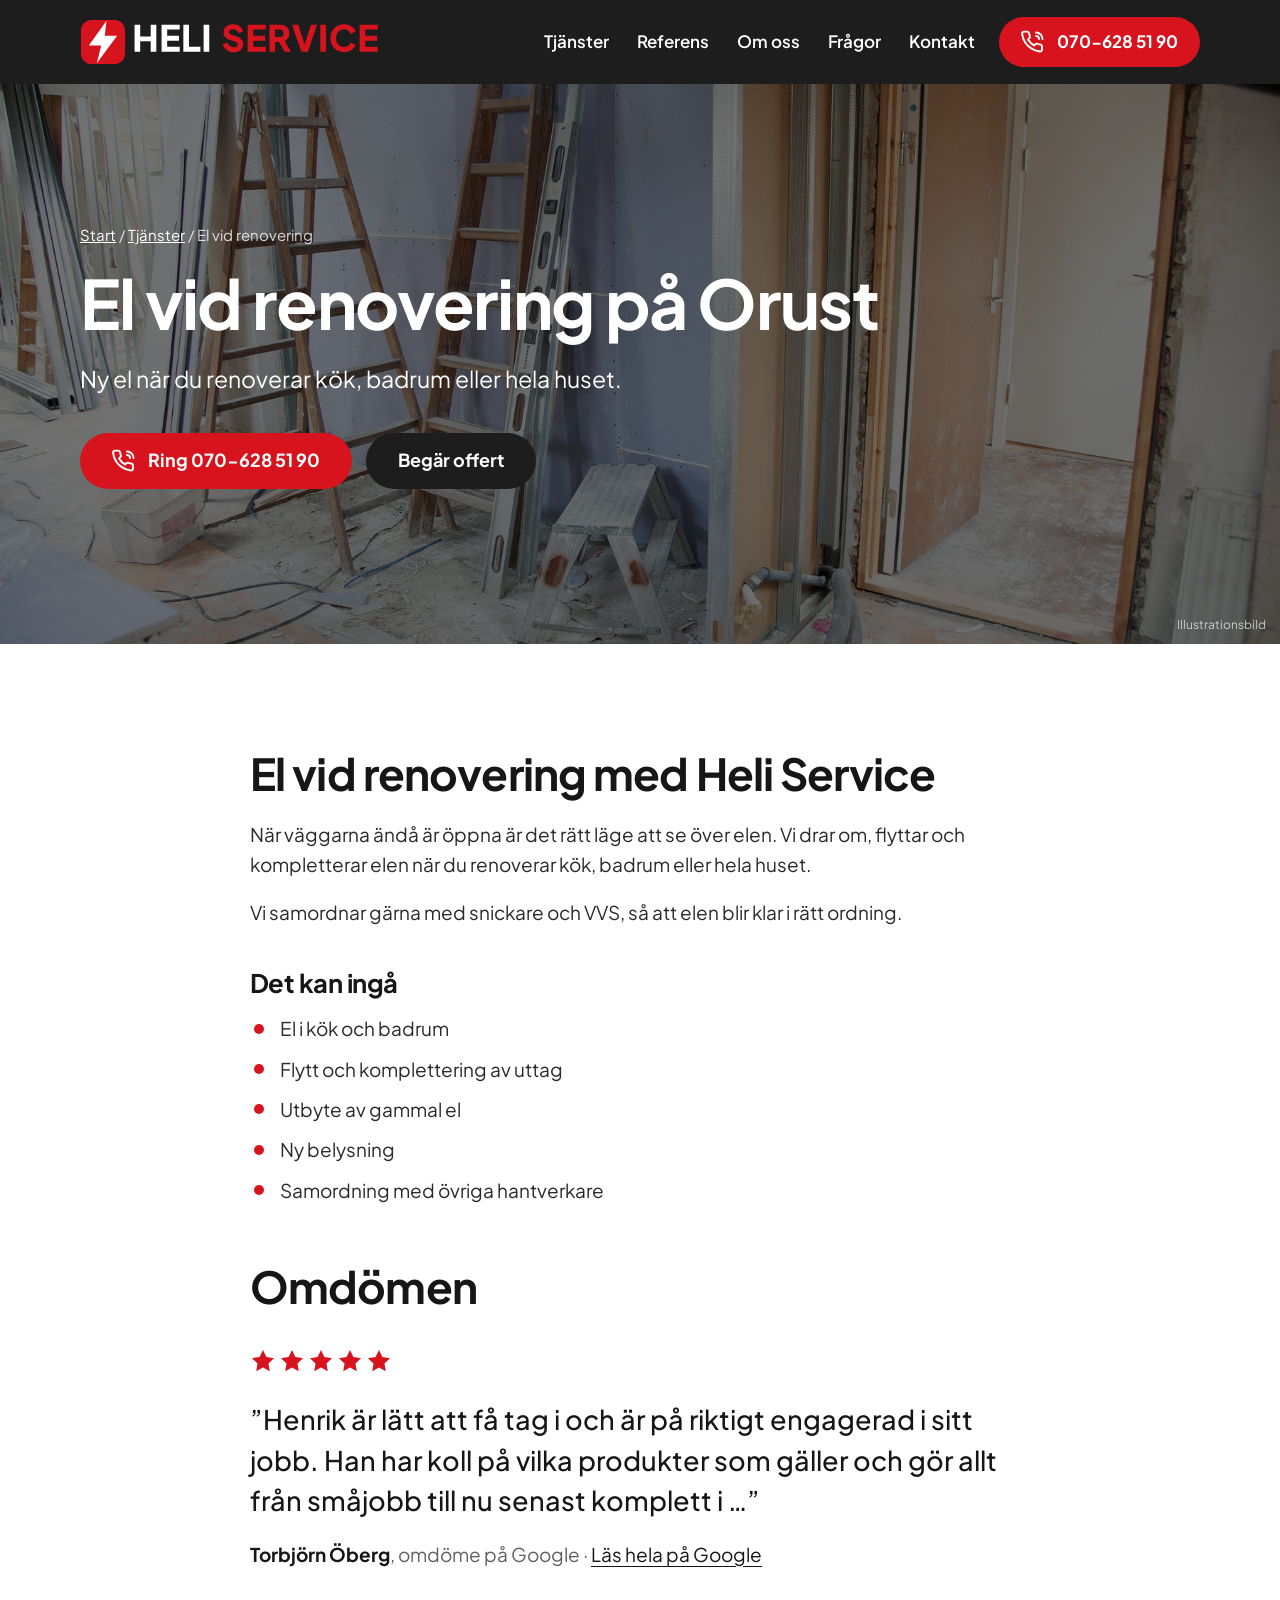
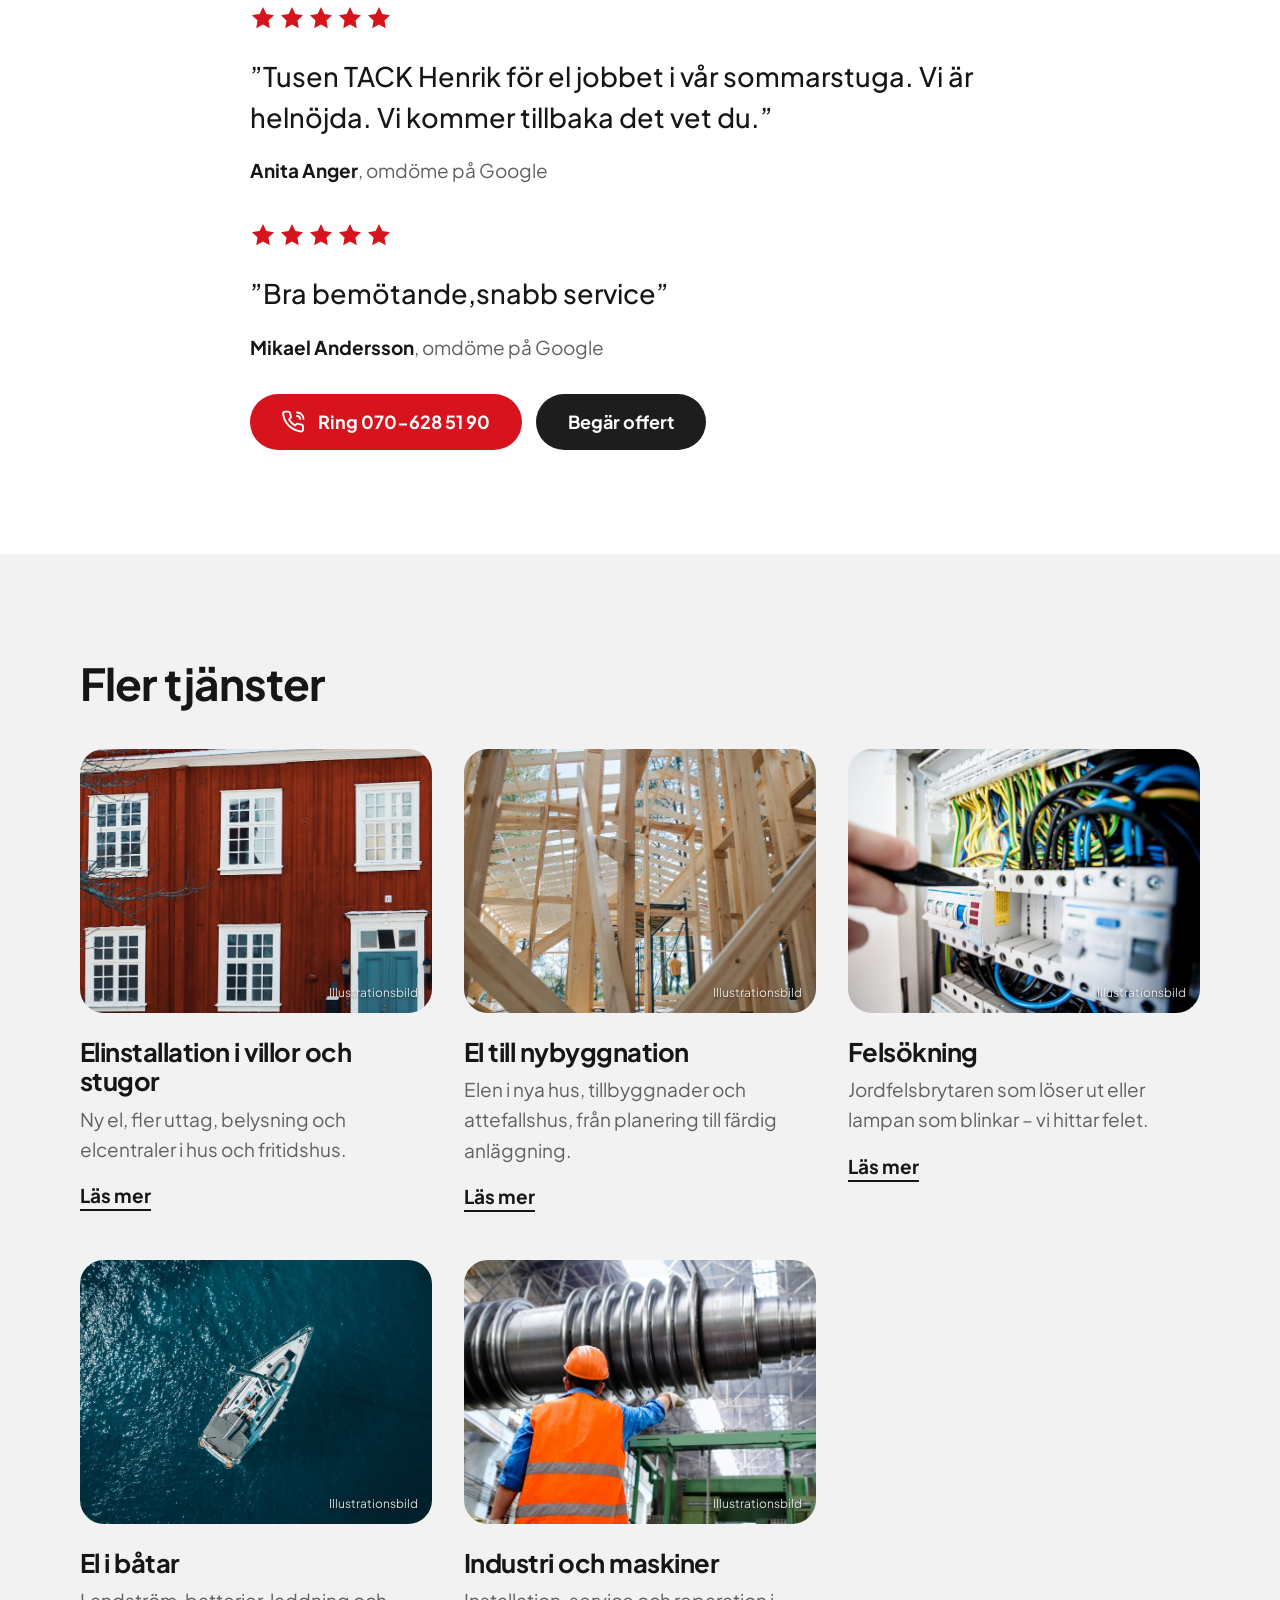
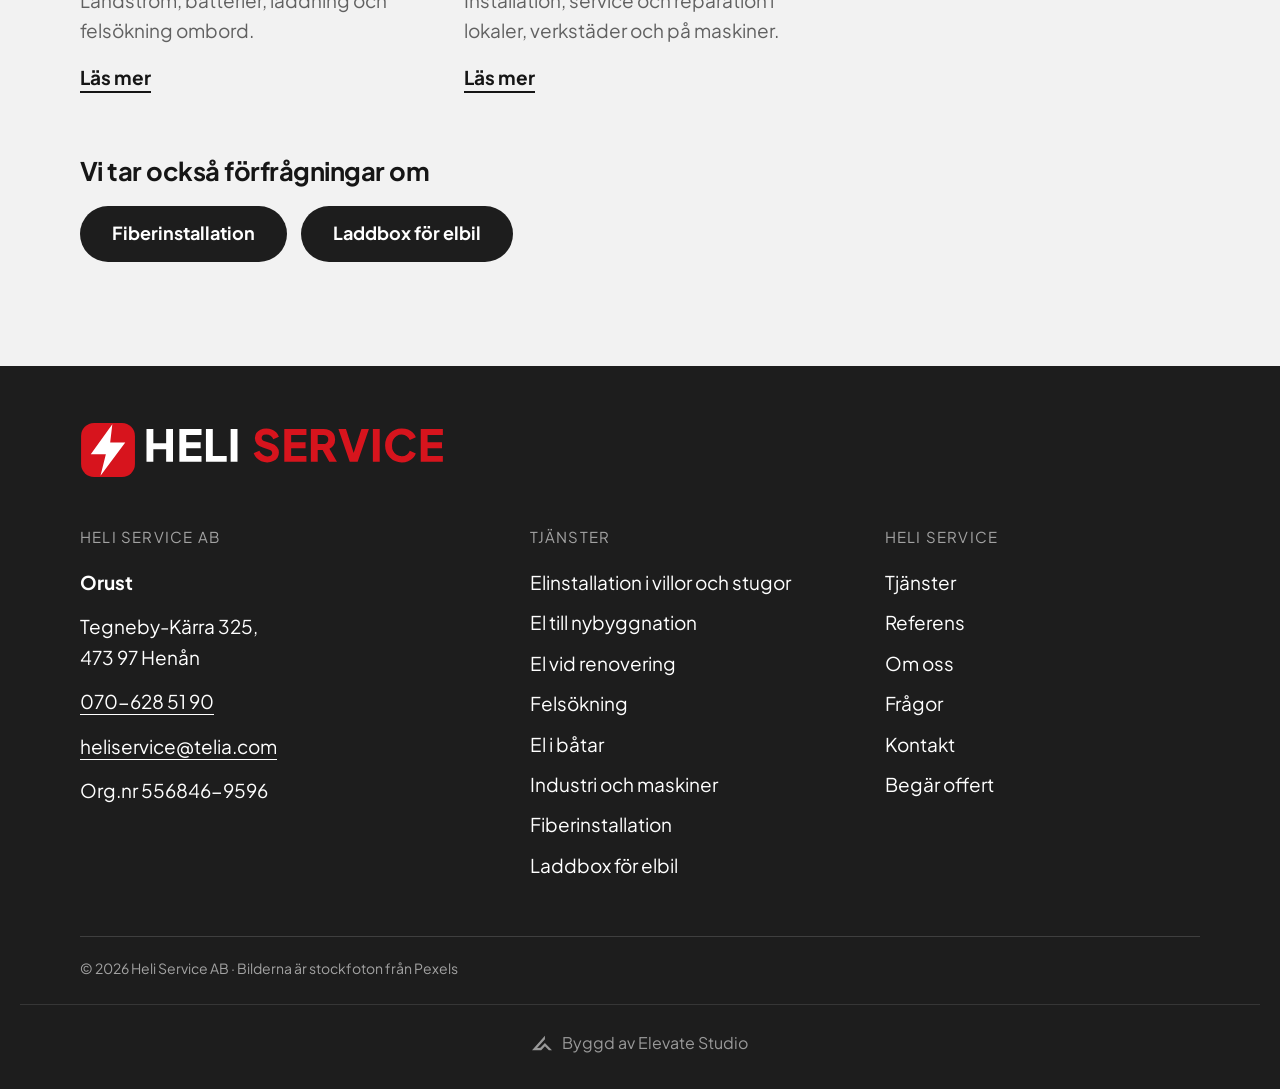
<file: docs/tjanst-renovering.html>
<!doctype html>
<html lang="sv">
<head>
<meta charset="utf-8">
<meta name="viewport" content="width=device-width,initial-scale=1,viewport-fit=cover">
<title>El vid renovering på Orust | Heli Service AB</title>
<meta name="description" content="El vid renovering på Orust. Ny el när du renoverar kök, badrum eller hela huset. Heli Service AB, telefon 070-628 51 90.">
<link rel="canonical" href="https://elevatestudio018.github.io/heliservice/tjanst-renovering.html">
<meta property="og:type" content="website">
<meta property="og:locale" content="sv_SE">
<meta property="og:site_name" content="Heli Service AB">
<meta property="og:title" content="El vid renovering på Orust | Heli Service AB">
<meta property="og:description" content="El vid renovering på Orust. Ny el när du renoverar kök, badrum eller hela huset. Heli Service AB, telefon 070-628 51 90.">
<meta property="og:image" content="https://elevatestudio018.github.io/heliservice/img/renovering.jpg">
<meta name="theme-color" content="#1d1d1d">
<link rel="preconnect" href="https://fonts.googleapis.com"><link rel="preconnect" href="https://fonts.gstatic.com" crossorigin>
<link rel="stylesheet" href="https://fonts.googleapis.com/css2?family=Plus+Jakarta+Sans:wght@400;500;600;700;800&display=swap">
<link rel="stylesheet" href="assets/site.css">
<link rel="icon" href="img/favicon.svg" type="image/svg+xml">

</head>
<body>
<a class="skip" href="#main">Hoppa till innehållet</a>
<header class="head">
  <div class="wrap bar">
    <a class="logo" href="index.html" aria-label="Heli Service AB, till startsidan"><img class="logo-img" src="img/heli-service-logo.svg" alt="Heli Service" width="683" height="104"></a>
    <nav class="nav" aria-label="Huvudmeny"><a href="index.html#tjanster">Tjänster</a><a href="index.html#referens">Referens</a><a href="index.html#om-oss">Om oss</a><a href="index.html#fragor">Frågor</a><a href="index.html#kontakt">Kontakt</a></nav>
    <a class="pill pill-red head-call" href="tel:+46706285190"><svg class="pi" viewBox="0 0 24 24" fill="none" stroke="currentColor" stroke-width="1.9" stroke-linecap="round" stroke-linejoin="round" aria-hidden="true"><path d="M21 16.5v3a2 2 0 0 1-2.2 2 19.8 19.8 0 0 1-8.6-3.1 19.5 19.5 0 0 1-6-6A19.8 19.8 0 0 1 1.1 3.8 2 2 0 0 1 3.1 1.6h3a2 2 0 0 1 2 1.7c.1 1 .4 1.9.7 2.8a2 2 0 0 1-.5 2.1L7.1 9.5a16 16 0 0 0 6 6l1.3-1.3a2 2 0 0 1 2.1-.4c.9.3 1.8.6 2.8.7a2 2 0 0 1 1.7 2z"/><path d="M15 2.5a6.5 6.5 0 0 1 6.5 6.5M15 6a3 3 0 0 1 3 3"/></svg><span>070-628 51 90</span></a>
    <a class="round round-red head-round" href="tel:+46706285190" aria-label="Ring 070-628 51 90"><svg class="pi" viewBox="0 0 24 24" fill="none" stroke="currentColor" stroke-width="1.9" stroke-linecap="round" stroke-linejoin="round" aria-hidden="true"><path d="M21 16.5v3a2 2 0 0 1-2.2 2 19.8 19.8 0 0 1-8.6-3.1 19.5 19.5 0 0 1-6-6A19.8 19.8 0 0 1 1.1 3.8 2 2 0 0 1 3.1 1.6h3a2 2 0 0 1 2 1.7c.1 1 .4 1.9.7 2.8a2 2 0 0 1-.5 2.1L7.1 9.5a16 16 0 0 0 6 6l1.3-1.3a2 2 0 0 1 2.1-.4c.9.3 1.8.6 2.8.7a2 2 0 0 1 1.7 2z"/><path d="M15 2.5a6.5 6.5 0 0 1 6.5 6.5M15 6a3 3 0 0 1 3 3"/></svg></a>
    <button class="burger" id="menuBtn" type="button" aria-expanded="false" aria-controls="menu" aria-label="Meny"><span></span><span></span></button>
  </div>
  <nav class="menu" id="menu" aria-label="Meny" hidden>
    <div class="wrap">
      <ul class="menu-main"><li><a href="index.html#tjanster">Tjänster</a></li><li><a href="index.html#referens">Referens</a></li><li><a href="index.html#om-oss">Om oss</a></li><li><a href="index.html#fragor">Frågor</a></li><li><a href="index.html#kontakt">Kontakt</a></li></ul>
      <p class="menu-h">Tjänster</p><ul class="menu-svc"><li><a href="tjanst-elinstallation.html">Elinstallation i villor och stugor</a></li><li><a href="tjanst-nybyggnation.html">El till nybyggnation</a></li><li><a href="tjanst-renovering.html">El vid renovering</a></li><li><a href="tjanst-felsokning.html">Felsökning</a></li><li><a href="tjanst-batar.html">El i båtar</a></li><li><a href="tjanst-industri.html">Industri och maskiner</a></li><li><a href="tjanst-fiber.html">Fiberinstallation</a></li><li><a href="tjanst-laddbox.html">Laddbox för elbil</a></li></ul>
      <a class="pill pill-red " href="tel:+46706285190"><svg class="pi" viewBox="0 0 24 24" fill="none" stroke="currentColor" stroke-width="1.9" stroke-linecap="round" stroke-linejoin="round" aria-hidden="true"><path d="M21 16.5v3a2 2 0 0 1-2.2 2 19.8 19.8 0 0 1-8.6-3.1 19.5 19.5 0 0 1-6-6A19.8 19.8 0 0 1 1.1 3.8 2 2 0 0 1 3.1 1.6h3a2 2 0 0 1 2 1.7c.1 1 .4 1.9.7 2.8a2 2 0 0 1-.5 2.1L7.1 9.5a16 16 0 0 0 6 6l1.3-1.3a2 2 0 0 1 2.1-.4c.9.3 1.8.6 2.8.7a2 2 0 0 1 1.7 2z"/><path d="M15 2.5a6.5 6.5 0 0 1 6.5 6.5M15 6a3 3 0 0 1 3 3"/></svg><span>Ring 070-628 51 90</span></a>
    </div>
  </nav>
</header>
<main id="main">
<section class="hero hero-small" aria-labelledby="ph-h">
  <div class="hero-ph"><img src="img/renovering.jpg" srcset="img/renovering-s.jpg 800w, img/renovering.jpg 1800w" sizes="100vw" alt="Rum under renovering med stegar och verktyg" fetchpriority="high" decoding="async" style="object-position:50% 50%"></div>
  <div class="wrap hero-in">
    <nav class="crumbs" aria-label="Brödsmulor"><a href="index.html">Start</a> / <a href="index.html#tjanster">Tjänster</a> / <span aria-current="page">El vid renovering</span></nav>
    <h1 id="ph-h">El vid renovering på Orust</h1>
    <p>Ny el när du renoverar kök, badrum eller hela huset.</p>
    <div class="btns"><a class="pill pill-red " href="tel:+46706285190"><svg class="pi" viewBox="0 0 24 24" fill="none" stroke="currentColor" stroke-width="1.9" stroke-linecap="round" stroke-linejoin="round" aria-hidden="true"><path d="M21 16.5v3a2 2 0 0 1-2.2 2 19.8 19.8 0 0 1-8.6-3.1 19.5 19.5 0 0 1-6-6A19.8 19.8 0 0 1 1.1 3.8 2 2 0 0 1 3.1 1.6h3a2 2 0 0 1 2 1.7c.1 1 .4 1.9.7 2.8a2 2 0 0 1-.5 2.1L7.1 9.5a16 16 0 0 0 6 6l1.3-1.3a2 2 0 0 1 2.1-.4c.9.3 1.8.6 2.8.7a2 2 0 0 1 1.7 2z"/><path d="M15 2.5a6.5 6.5 0 0 1 6.5 6.5M15 6a3 3 0 0 1 3 3"/></svg><span>Ring 070-628 51 90</span></a><a class="pill pill-dark" href="index.html?typ=El+vid+renovering#offert">Begär offert</a></div>
  </div>
  <span class="hero-note">Illustrationsbild</span>
</section>
<section class="sec">
  <div class="wrap narrow prose">
    <h2>El vid renovering med Heli Service</h2>
    <p>När väggarna ändå är öppna är det rätt läge att se över elen. Vi drar om, flyttar och kompletterar elen när du renoverar kök, badrum eller hela huset.</p><p>Vi samordnar gärna med snickare och VVS, så att elen blir klar i rätt ordning.</p>
    <h3>Det kan ingå</h3>
    <ul class="list"><li>El i kök och badrum</li><li>Flytt och komplettering av uttag</li><li>Utbyte av gammal el</li><li>Ny belysning</li><li>Samordning med övriga hantverkare</li></ul>
    <h2>Omdömen</h2><figure class="review"><span class="stars" role="img" aria-label="5 av 5 stjärnor"><svg viewBox="0 0 20 20" aria-hidden="true"><path d="m10 1.6 2.6 5.4 5.9.8-4.3 4.1 1 5.9L10 15l-5.2 2.8 1-5.9L1.5 7.8l5.9-.8z"/></svg><svg viewBox="0 0 20 20" aria-hidden="true"><path d="m10 1.6 2.6 5.4 5.9.8-4.3 4.1 1 5.9L10 15l-5.2 2.8 1-5.9L1.5 7.8l5.9-.8z"/></svg><svg viewBox="0 0 20 20" aria-hidden="true"><path d="m10 1.6 2.6 5.4 5.9.8-4.3 4.1 1 5.9L10 15l-5.2 2.8 1-5.9L1.5 7.8l5.9-.8z"/></svg><svg viewBox="0 0 20 20" aria-hidden="true"><path d="m10 1.6 2.6 5.4 5.9.8-4.3 4.1 1 5.9L10 15l-5.2 2.8 1-5.9L1.5 7.8l5.9-.8z"/></svg><svg viewBox="0 0 20 20" aria-hidden="true"><path d="m10 1.6 2.6 5.4 5.9.8-4.3 4.1 1 5.9L10 15l-5.2 2.8 1-5.9L1.5 7.8l5.9-.8z"/></svg></span><blockquote><p>”Henrik är lätt att få tag i och är på riktigt engagerad i sitt jobb. Han har koll på vilka produkter som gäller och gör allt från småjobb till nu senast komplett i …”</p></blockquote><figcaption><b>Torbjörn Öberg</b>, omdöme på Google · <a href="https://www.google.com/maps/search/?api=1&query=Heli+Service+AB%2C+Tegneby-K%C3%A4rra+325%2C+473+97+Hen%C3%A5n" target="_blank" rel="noopener">Läs hela på Google</a></figcaption></figure><figure class="review"><span class="stars" role="img" aria-label="5 av 5 stjärnor"><svg viewBox="0 0 20 20" aria-hidden="true"><path d="m10 1.6 2.6 5.4 5.9.8-4.3 4.1 1 5.9L10 15l-5.2 2.8 1-5.9L1.5 7.8l5.9-.8z"/></svg><svg viewBox="0 0 20 20" aria-hidden="true"><path d="m10 1.6 2.6 5.4 5.9.8-4.3 4.1 1 5.9L10 15l-5.2 2.8 1-5.9L1.5 7.8l5.9-.8z"/></svg><svg viewBox="0 0 20 20" aria-hidden="true"><path d="m10 1.6 2.6 5.4 5.9.8-4.3 4.1 1 5.9L10 15l-5.2 2.8 1-5.9L1.5 7.8l5.9-.8z"/></svg><svg viewBox="0 0 20 20" aria-hidden="true"><path d="m10 1.6 2.6 5.4 5.9.8-4.3 4.1 1 5.9L10 15l-5.2 2.8 1-5.9L1.5 7.8l5.9-.8z"/></svg><svg viewBox="0 0 20 20" aria-hidden="true"><path d="m10 1.6 2.6 5.4 5.9.8-4.3 4.1 1 5.9L10 15l-5.2 2.8 1-5.9L1.5 7.8l5.9-.8z"/></svg></span><blockquote><p>”Tusen TACK Henrik för el jobbet i vår sommarstuga. Vi är helnöjda. Vi kommer tillbaka det vet du.”</p></blockquote><figcaption><b>Anita Anger</b>, omdöme på Google</figcaption></figure><figure class="review"><span class="stars" role="img" aria-label="5 av 5 stjärnor"><svg viewBox="0 0 20 20" aria-hidden="true"><path d="m10 1.6 2.6 5.4 5.9.8-4.3 4.1 1 5.9L10 15l-5.2 2.8 1-5.9L1.5 7.8l5.9-.8z"/></svg><svg viewBox="0 0 20 20" aria-hidden="true"><path d="m10 1.6 2.6 5.4 5.9.8-4.3 4.1 1 5.9L10 15l-5.2 2.8 1-5.9L1.5 7.8l5.9-.8z"/></svg><svg viewBox="0 0 20 20" aria-hidden="true"><path d="m10 1.6 2.6 5.4 5.9.8-4.3 4.1 1 5.9L10 15l-5.2 2.8 1-5.9L1.5 7.8l5.9-.8z"/></svg><svg viewBox="0 0 20 20" aria-hidden="true"><path d="m10 1.6 2.6 5.4 5.9.8-4.3 4.1 1 5.9L10 15l-5.2 2.8 1-5.9L1.5 7.8l5.9-.8z"/></svg><svg viewBox="0 0 20 20" aria-hidden="true"><path d="m10 1.6 2.6 5.4 5.9.8-4.3 4.1 1 5.9L10 15l-5.2 2.8 1-5.9L1.5 7.8l5.9-.8z"/></svg></span><blockquote><p>”Bra bemötande,snabb service”</p></blockquote><figcaption><b>Mikael Andersson</b>, omdöme på Google</figcaption></figure>
    <div class="btns"><a class="pill pill-red " href="tel:+46706285190"><svg class="pi" viewBox="0 0 24 24" fill="none" stroke="currentColor" stroke-width="1.9" stroke-linecap="round" stroke-linejoin="round" aria-hidden="true"><path d="M21 16.5v3a2 2 0 0 1-2.2 2 19.8 19.8 0 0 1-8.6-3.1 19.5 19.5 0 0 1-6-6A19.8 19.8 0 0 1 1.1 3.8 2 2 0 0 1 3.1 1.6h3a2 2 0 0 1 2 1.7c.1 1 .4 1.9.7 2.8a2 2 0 0 1-.5 2.1L7.1 9.5a16 16 0 0 0 6 6l1.3-1.3a2 2 0 0 1 2.1-.4c.9.3 1.8.6 2.8.7a2 2 0 0 1 1.7 2z"/><path d="M15 2.5a6.5 6.5 0 0 1 6.5 6.5M15 6a3 3 0 0 1 3 3"/></svg><span>Ring 070-628 51 90</span></a><a class="pill pill-dark" href="index.html?typ=El+vid+renovering#offert">Begär offert</a></div>
  </div>
</section>
<section class="sec tint">
  <div class="wrap">
    <h2>Fler tjänster</h2>
    <ul class="cards"><li class="card"><a href="tjanst-elinstallation.html"><figure class="ph"><img src="img/villa.jpg" srcset="img/villa-s.jpg 800w, img/villa.jpg 1800w" sizes="(min-width: 960px) 33vw, 100vw" alt="Rött trähus med vita fönster" loading="lazy" decoding="async" style="object-position:50% 40%"><figcaption>Illustrationsbild</figcaption></figure><h3>Elinstallation i villor och stugor</h3><p>Ny el, fler uttag, belysning och elcentraler i hus och fritidshus.</p><span class="more">Läs mer</span></a></li><li class="card"><a href="tjanst-nybyggnation.html"><figure class="ph"><img src="img/nybygge.jpg" srcset="img/nybygge-s.jpg 800w, img/nybygge.jpg 1800w" sizes="(min-width: 960px) 33vw, 100vw" alt="Regelstomme av trä under uppförande" loading="lazy" decoding="async" style="object-position:50% 50%"><figcaption>Illustrationsbild</figcaption></figure><h3>El till nybyggnation</h3><p>Elen i nya hus, tillbyggnader och attefallshus, från planering till färdig anläggning.</p><span class="more">Läs mer</span></a></li><li class="card"><a href="tjanst-felsokning.html"><figure class="ph"><img src="img/elcentral.jpg" srcset="img/elcentral-s.jpg 800w, img/elcentral.jpg 1800w" sizes="(min-width: 960px) 33vw, 100vw" alt="Hand som pekar på säkringar i en elcentral" loading="lazy" decoding="async" style="object-position:50% 50%"><figcaption>Illustrationsbild</figcaption></figure><h3>Felsökning</h3><p>Jordfelsbrytaren som löser ut eller lampan som blinkar – vi hittar felet.</p><span class="more">Läs mer</span></a></li><li class="card"><a href="tjanst-batar.html"><figure class="ph"><img src="img/batar.jpg" srcset="img/batar-s.jpg 800w, img/batar.jpg 1800w" sizes="(min-width: 960px) 33vw, 100vw" alt="Segelbåt på blått vatten sedd ovanifrån" loading="lazy" decoding="async" style="object-position:50% 50%"><figcaption>Illustrationsbild</figcaption></figure><h3>El i båtar</h3><p>Landström, batterier, laddning och felsökning ombord.</p><span class="more">Läs mer</span></a></li><li class="card"><a href="tjanst-industri.html"><figure class="ph"><img src="img/industri.jpg" srcset="img/industri-s.jpg 800w, img/industri.jpg 1800w" sizes="(min-width: 960px) 33vw, 100vw" alt="Montör i skyddsväst vid en stor maskin i en industrihall" loading="lazy" decoding="async" style="object-position:50% 40%"><figcaption>Illustrationsbild</figcaption></figure><h3>Industri och maskiner</h3><p>Installation, service och reparation i lokaler, verkstäder och på maskiner.</p><span class="more">Läs mer</span></a></li></ul>
    <h3 class="also-h">Vi tar också förfrågningar om</h3>
    <div class="btns"><a class="pill pill-dark" href="tjanst-fiber.html">Fiberinstallation</a><a class="pill pill-dark" href="tjanst-laddbox.html">Laddbox för elbil</a></div>
  </div>
</section>
</main>
<footer class="foot">
  <div class="wrap">
    <a class="logo" href="index.html" aria-label="Heli Service AB, till startsidan"><img class="logo-img" src="img/heli-service-logo.svg" alt="Heli Service" width="683" height="104"></a>
    <div class="foot-grid">
      <div>
        <p class="foot-h">Heli Service AB</p>
        <p><b>Orust</b></p>
        <p>Tegneby-Kärra 325,<br>473 97 Henån</p>
        <p><a href="tel:+46706285190">070-628 51 90</a></p><p><a href="mailto:heliservice@telia.com">heliservice@telia.com</a></p><p>Org.nr 556846-9596</p>
      </div>
      <div><p class="foot-h">Tjänster</p><ul><li><a href="tjanst-elinstallation.html">Elinstallation i villor och stugor</a></li><li><a href="tjanst-nybyggnation.html">El till nybyggnation</a></li><li><a href="tjanst-renovering.html">El vid renovering</a></li><li><a href="tjanst-felsokning.html">Felsökning</a></li><li><a href="tjanst-batar.html">El i båtar</a></li><li><a href="tjanst-industri.html">Industri och maskiner</a></li><li><a href="tjanst-fiber.html">Fiberinstallation</a></li><li><a href="tjanst-laddbox.html">Laddbox för elbil</a></li></ul></div>
      <div><p class="foot-h">Heli Service</p><ul><li><a href="index.html#tjanster">Tjänster</a></li><li><a href="index.html#referens">Referens</a></li><li><a href="index.html#om-oss">Om oss</a></li><li><a href="index.html#fragor">Frågor</a></li><li><a href="index.html#kontakt">Kontakt</a></li><li><a href="index.html#offert">Begär offert</a></li></ul></div>
    </div>
    <div class="foot-end">
      <span>© <span data-year>2026</span> Heli Service AB · Bilderna är stockfoton från Pexels</span>
    </div>
  </div>
<!-- elevate-credit -->
<style>.elevate-credit{max-width:1240px;margin:24px auto 0;padding:20px 16px 0;border-top:1px solid rgba(128,128,128,.25);display:flex;justify-content:center;box-sizing:border-box}.elevate-credit a{display:inline-flex;align-items:center;gap:10px;padding:8px 0;font:inherit;font-size:15px;line-height:1;color:inherit;opacity:.55;text-decoration:none;transition:opacity .2s}.elevate-credit a:hover,.elevate-credit a:focus-visible{opacity:1}.elevate-credit svg{width:20px;height:20px;flex:none;display:block}@media(min-width:1024px){.elevate-credit a{font-size:16px}}</style>
<div class="elevate-credit"><a href="https://elevatestudio.nu" target="_blank" rel="noopener"><svg viewBox="0 0 1884.3 1353.9" aria-hidden="true"><path d="M0.0 1353.9 L1218.7 0.0 L1218.7 329.1 L479.7 1136.4 L786.7 1132.4 L1215.5 687.4 L1884.3 1349.9 L1590.1 1349.9 L1218.6 994.7 L865.4 1349.9Z" fill="currentColor"/></svg>Byggd av Elevate Studio</a></div>
</footer>
<script src="assets/site.js" defer></script>
</body>
</html>
</file>
<file: docs/assets/site.css>
/* Heli Service AB (same design as the S-Bygg site). The logo colours carry the whole site: charcoal (header, footer, secondary buttons), the logo's
   red (every "Ring" button) and white. Plus Jakarta Sans, large readable text, rounded photos,
   pill buttons, plain stacked sections that alternate white and a pale grey. */

:root {
  --dark: #1d1d1d;
  --dark-2: #111111;
  --ink: #161616;
  --text: #2a2a2a;
  --muted: #616161;
  --red: #d7141d;
  --red-2: #b40f17;
  --tint: #f2f2f2;
  --line: #cfcfcf;
  --white: #ffffff;
  --error: #c0262d;
  --wrap: 1200px;
  --head-h: 84px;
  --font: "Plus Jakarta Sans", "Helvetica Neue", Arial, sans-serif;
}

*, *::before, *::after { box-sizing: border-box; }
html { scroll-behavior: smooth; scroll-padding-top: calc(var(--head-h) + 8px); -webkit-text-size-adjust: 100%; }
body { margin: 0; background: var(--white); color: var(--text); font: 400 18px/1.6 var(--font); -webkit-font-smoothing: antialiased; overflow-wrap: break-word; }
@media (min-width: 960px) { body { font-size: 19px; } }
[hidden] { display: none !important; }
img { display: block; max-width: 100%; }
a { color: inherit; }
h1, h2, h3 { margin: 0; color: var(--ink); font-weight: 700; letter-spacing: -0.02em; line-height: 1.15; }
h2 { font-size: clamp(30px, 3.6vw, 44px); }
h3 { font-size: clamp(22px, 2vw, 26px); }
p, figure, dl, dd { margin: 0; }
ul, ol { margin: 0; padding: 0; list-style: none; }
button { font: inherit; color: inherit; }
:focus-visible { outline: 3px solid var(--red); outline-offset: 3px; }
.skip { position: absolute; left: 12px; top: -60px; z-index: 100; padding: 10px 16px; background: var(--dark); color: #fff; }
.skip:focus { top: 12px; }
.wrap { width: 100%; max-width: var(--wrap); margin-inline: auto; padding-inline: 24px; }
@media (min-width: 700px) { .wrap { padding-inline: 40px; } }
.narrow { max-width: 860px; }
.center { text-align: center; }

/* Pill buttons and round call buttons */
.pill { display: inline-flex; align-items: center; justify-content: center; gap: 12px; min-height: 56px; padding: 14px 32px; border: 0; border-radius: 999px; font: 700 18px/1.15 var(--font); text-decoration: none; cursor: pointer; transition: background-color .15s, transform .1s; }
.pill:active { transform: scale(.98); }
.pill .pi { width: 24px; height: 24px; flex: none; }
.pill-red { background: var(--red); color: #fff; }
.pill-red:hover { background: var(--red-2); }
.pill-dark { background: var(--dark); color: #fff; }
.pill-dark:hover { background: var(--dark-2); }
.round { display: grid; place-items: center; width: 56px; height: 56px; border-radius: 50%; }
.round .pi { width: 26px; height: 26px; }
.round-red { background: var(--red); color: #fff; }
.btns { display: flex; flex-wrap: wrap; gap: 14px; margin-top: 32px; }
.center .btns { justify-content: center; }
.link { background: none; border: 0; padding: 0; font-weight: 600; text-decoration: underline; text-underline-offset: 4px; cursor: pointer; }

/* Logo */
.logo { display: inline-block; }
.logo-img { display: block; height: 40px; width: auto; }
@media (min-width: 700px) { .logo-img { height: 46px; } }
.foot .logo-img { height: 56px; }

/* Header: solid charcoal */
.head { position: sticky; top: 0; z-index: 40; background: var(--dark); color: #fff; }
.bar { display: flex; align-items: center; gap: 16px; height: var(--head-h); }
.nav { display: none; margin-left: auto; gap: 28px; }
.nav a { font-weight: 600; font-size: 17px; text-decoration: none; }
.nav a:hover { text-decoration: underline; text-underline-offset: 6px; }
.head-call { display: none; min-height: 50px; padding: 10px 22px; font-size: 17px; }
.head-round { margin-left: auto; }
.burger { display: grid; align-content: center; gap: 9px; width: 56px; height: 56px; padding: 0 10px; border: 0; background: none; cursor: pointer; }
.burger span { display: block; height: 2px; background: #fff; transition: transform .2s; }
.burger[aria-expanded="true"] span:first-child { transform: translateY(5.5px) rotate(45deg); }
.burger[aria-expanded="true"] span:last-child { transform: translateY(-5.5px) rotate(-45deg); }
.menu { background: var(--dark); border-top: 1px solid rgb(255 255 255 / .15); max-height: calc(100svh - var(--head-h)); overflow-y: auto; }
.menu .wrap { padding-top: 12px; padding-bottom: 32px; }
.menu-main a { display: block; padding: 12px 0; font-size: 26px; font-weight: 700; text-decoration: none; }
.menu-h { margin-top: 20px; font-size: 14px; letter-spacing: .1em; text-transform: uppercase; color: #a3a3a3; }
.menu-svc a { display: block; padding: 7px 0; text-decoration: none; }
.menu .pill { margin-top: 24px; }
@media (min-width: 1100px) {
  .nav { display: flex; }
  .head-call { display: inline-flex; margin-left: 8px; }
  .head-round, .burger, .menu { display: none !important; }
}

/* Hero: the photo across the page, darkened enough to read white text on it */
.hero { position: relative; isolation: isolate; display: flex; align-items: center; min-height: calc(100vh - var(--head-h)); min-height: calc(100svh - var(--head-h)); color: #fff; background: var(--dark-2); }
.hero-ph { position: absolute; inset: 0; z-index: -1; overflow: hidden; }
.hero-ph img { width: 100%; height: 100%; object-fit: cover; }
.hero-ph::after { content: ""; position: absolute; inset: 0; background: rgb(0 0 0 / .55); }
.hero-in { padding-top: 64px; padding-bottom: 80px; }
.hero h1 { color: #fff; max-width: 15em; font-size: clamp(38px, 5.4vw, 68px); font-weight: 700; line-height: 1.1; }
.hero p { margin-top: 22px; max-width: 34em; font-size: clamp(19px, 1.8vw, 23px); line-height: 1.5; }
.hero .btns { margin-top: 36px; }
.hero-small { min-height: min(64svh, 560px); }
.hero-note { position: absolute; right: 14px; bottom: 10px; font-size: 12px; color: rgb(255 255 255 / .7); }
.crumbs { margin-bottom: 18px; font-size: 15px; color: rgb(255 255 255 / .8); }
.crumbs a { color: #fff; }

/* Sections */
.sec { padding: 72px 0; }
.tint { background: var(--tint); }
@media (min-width: 960px) { .sec { padding: 104px 0; } }
.sec h2 + .lead, .sec h2 + p { margin-top: 20px; }
.lead { font-size: clamp(19px, 1.7vw, 21px); line-height: 1.6; }

/* Rounded photos */
.ph { position: relative; }
.ph img { width: 100%; aspect-ratio: 4 / 3; object-fit: cover; border-radius: 24px; background: var(--tint); }
.ph figcaption { position: absolute; right: 14px; bottom: 10px; font-size: 12px; color: rgb(255 255 255 / .85); text-shadow: 0 1px 2px rgb(0 0 0 / .5); }

/* Photo and text side by side on wide screens, stacked on phones */
.split { display: grid; gap: 40px; align-items: center; }
@media (min-width: 960px) { .split { grid-template-columns: 1fr 1fr; gap: 72px; } }
.split h3 { margin-top: 36px; }

/* Service cards */
.cards { display: grid; gap: 48px 32px; margin-top: 40px; }
@media (min-width: 760px) { .cards { grid-template-columns: repeat(2, 1fr); } }
@media (min-width: 1100px) { .cards { grid-template-columns: repeat(3, 1fr); } }
.card a { display: block; text-decoration: none; }
.card h3 { margin-top: 24px; }
.card p { margin-top: 8px; color: var(--muted); }
.card .more { display: inline-block; margin-top: 16px; font-weight: 700; color: var(--ink); text-decoration: underline; text-underline-offset: 6px; text-decoration-thickness: 2px; }
.card a:hover .more { color: var(--red-2); }
.card a:hover img { filter: brightness(1.05); }
.also-h { margin-top: 64px; }
.also-h + .btns { margin-top: 20px; }

/* Review */
.review { margin-top: 36px; }
.stars { display: inline-flex; gap: 3px; color: var(--red); }
.stars svg { width: 26px; height: 26px; fill: currentColor; }
.review blockquote { margin: 18px 0 0; }
.review blockquote p { font-size: clamp(21px, 2.2vw, 27px); line-height: 1.5; font-weight: 500; color: var(--ink); }
.review figcaption { margin-top: 18px; color: var(--muted); }
.review figcaption b { color: var(--ink); }
.review figcaption a { color: var(--ink); text-underline-offset: 4px; }
.reply { margin-top: 10px; color: var(--muted); }
.reply b { color: var(--ink); }

/* Steps */
.steps { counter-reset: s; margin-top: 16px; display: grid; gap: 14px; }
.steps li { counter-increment: s; position: relative; padding-left: 44px; }
.steps li::before { content: counter(s); position: absolute; left: 0; top: 0; width: 30px; height: 30px; display: grid; place-items: center; border-radius: 50%; background: var(--dark); color: #fff; font-size: 15px; font-weight: 700; }
.steps b { color: var(--ink); }

/* Form: labels above, plain square fields */
.form { display: grid; gap: 22px; margin-top: 48px; }
.field label { display: block; margin-bottom: 8px; font-size: 18px; font-weight: 500; color: var(--ink); }
.req { margin-left: 2px; color: var(--error); font-size: 14px; vertical-align: super; }
.field input, .field select, .field textarea { width: 100%; min-height: 58px; padding: 14px 16px; border: 1.5px solid var(--line); border-radius: 2px; background: #fff; color: var(--ink); font: 400 18px/1.4 var(--font); }
.field textarea { resize: vertical; min-height: 150px; }
.field input:focus, .field select:focus, .field textarea:focus { outline: none; border-color: var(--dark); box-shadow: 0 0 0 3px rgb(0 0 0 / .15); }
.field [aria-invalid="true"] { border-color: var(--error); }
.err, .send-err { display: block; margin-top: 6px; font-size: 15px; font-weight: 600; color: var(--error); }
.send-err a { color: inherit; }
.small { font-size: 15px; color: var(--muted); }
.hp { position: absolute; left: -9999px; width: 1px; height: 1px; overflow: hidden; }
.form button[disabled] { opacity: .7; cursor: progress; }
.done { margin-top: 48px; padding: 32px; background: #fff; border-radius: 24px; }
.done:focus { outline: none; }
.done-h { font-size: 26px; font-weight: 700; color: var(--ink); }
.done p:not(.done-h) { margin-top: 10px; }
.done a { color: var(--ink); font-weight: 700; }

/* FAQ */
.faq { margin-top: 32px; border-top: 1.5px solid var(--line); }
.faq details { border-bottom: 1.5px solid var(--line); }
.faq summary { display: flex; justify-content: space-between; align-items: center; gap: 20px; padding: 22px 0; cursor: pointer; list-style: none; font-size: 20px; font-weight: 700; color: var(--ink); }
.faq summary::-webkit-details-marker { display: none; }
.faq summary::after { content: "+"; flex: none; width: 36px; height: 36px; display: grid; place-items: center; border-radius: 50%; background: var(--dark); color: #fff; font-size: 22px; font-weight: 500; }
.faq details[open] summary::after { content: "–"; }
.faq details p { padding: 0 0 24px; }
.faq a { color: var(--ink); font-weight: 700; }

/* SEO text and service page prose: underlined internal links */
.seo p + p, .prose p + p { margin-top: 18px; }
.seo a, .prose p a { color: var(--ink); text-underline-offset: 5px; }
.seo h3, .prose h3 { margin-top: 40px; }
.seo h3 + p { margin-top: 12px; }
.prose h2 { margin-bottom: 20px; }
.prose h2 ~ h2 { margin-top: 56px; margin-bottom: 0; }
.list { margin-top: 16px; display: grid; gap: 10px; }
.list li { position: relative; padding-left: 30px; }
.list li::before { content: ""; position: absolute; left: 4px; top: .55em; width: 10px; height: 10px; border-radius: 50%; background: var(--red); }

/* Map */
.map iframe { display: block; width: 100%; height: 380px; border: 0; background: var(--tint); }

/* Footer: charcoal, grey uppercase labels, underlined links */
.foot { background: var(--dark); color: #fff; padding: 56px 0 28px; }
.foot-grid { display: grid; gap: 40px; margin-top: 40px; }
@media (min-width: 760px) { .foot-grid { grid-template-columns: 1.3fr 1fr 1fr; } }
.foot-h { margin-bottom: 18px; font-size: 15px; letter-spacing: .08em; text-transform: uppercase; color: #a3a3a3; }
.foot p + p { margin-top: 14px; }
.foot li + li { margin-top: 10px; }
.foot a { text-underline-offset: 5px; }
.foot ul a { text-decoration: none; }
.foot ul a:hover { text-decoration: underline; }
.foot-end { display: flex; flex-wrap: wrap; justify-content: space-between; gap: 8px 24px; margin-top: 56px; padding-top: 20px; border-top: 1px solid rgb(255 255 255 / .15); font-size: 14px; color: #a3a3a3; }
.foot-end a { color: #a3a3a3; }

@media (prefers-reduced-motion: reduce) {
  html { scroll-behavior: auto; }
  *, *::before, *::after { transition-duration: .01ms !important; }
}
</file>
